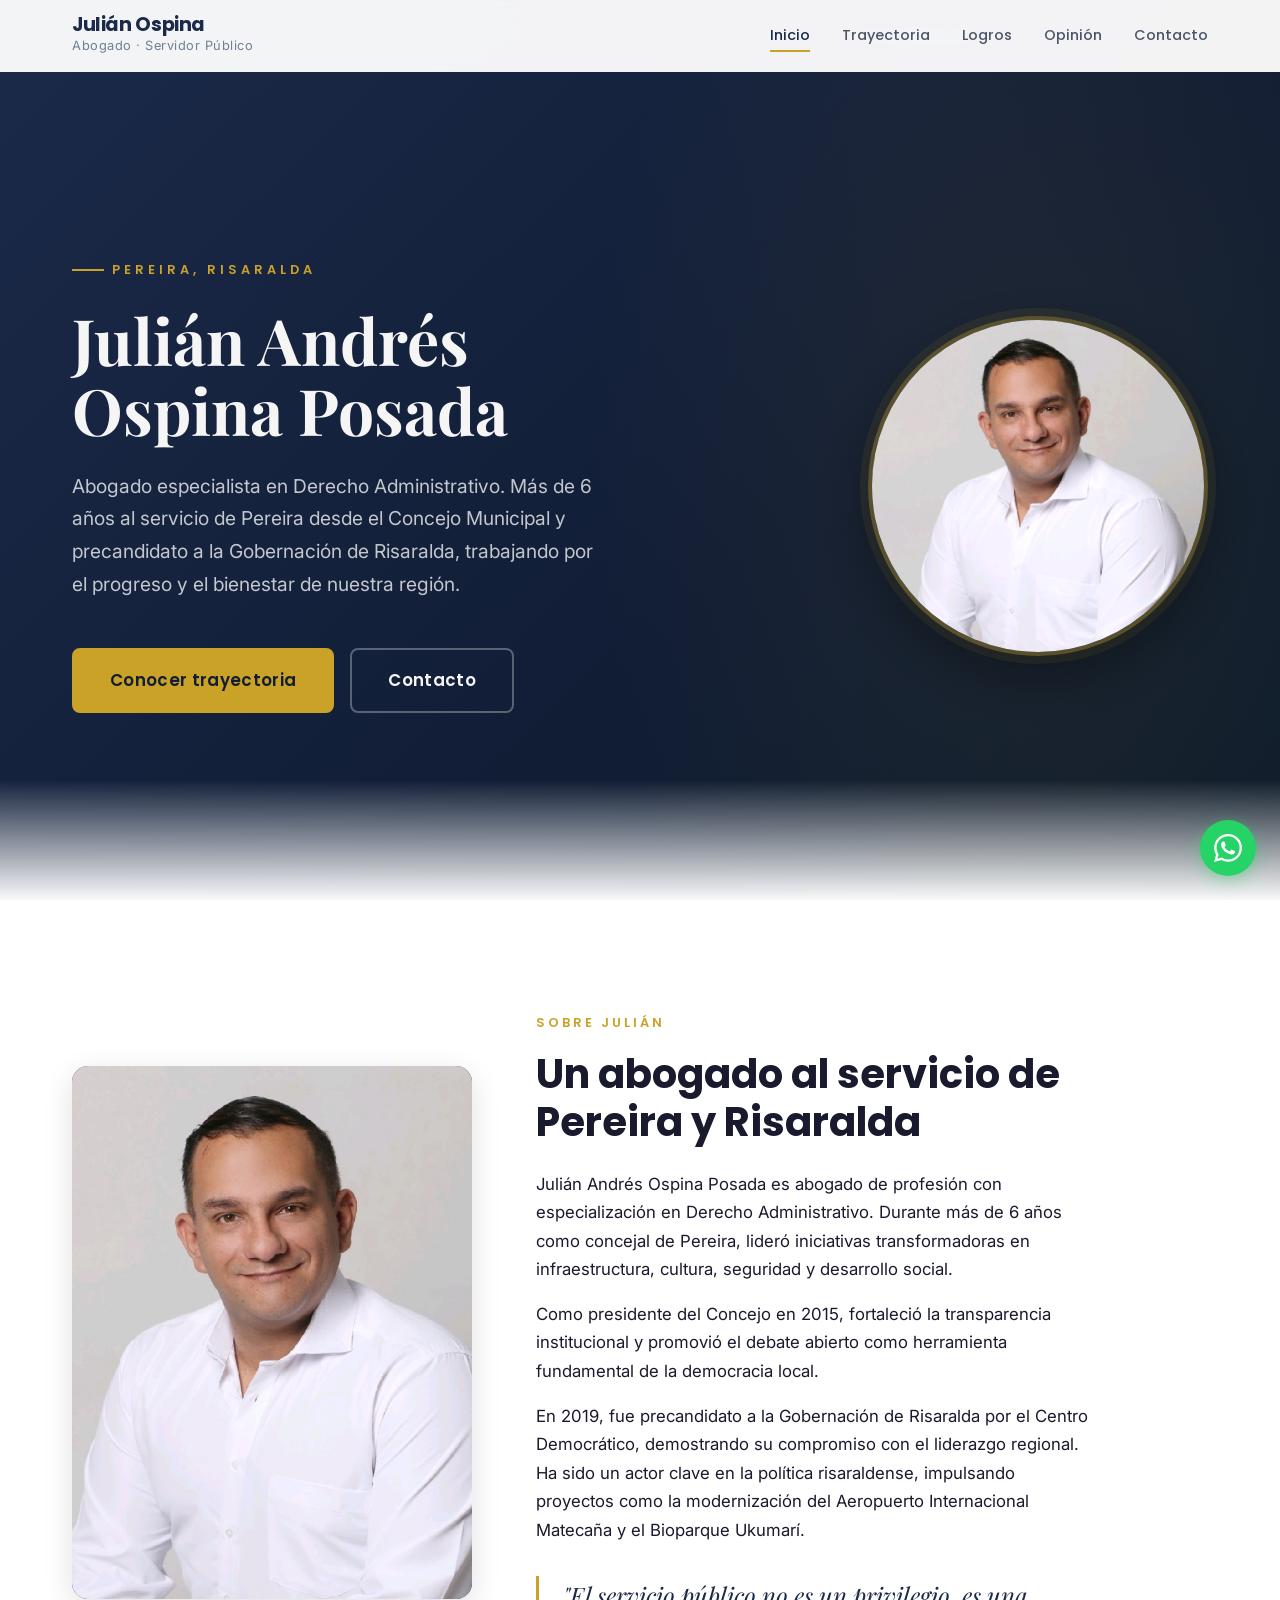
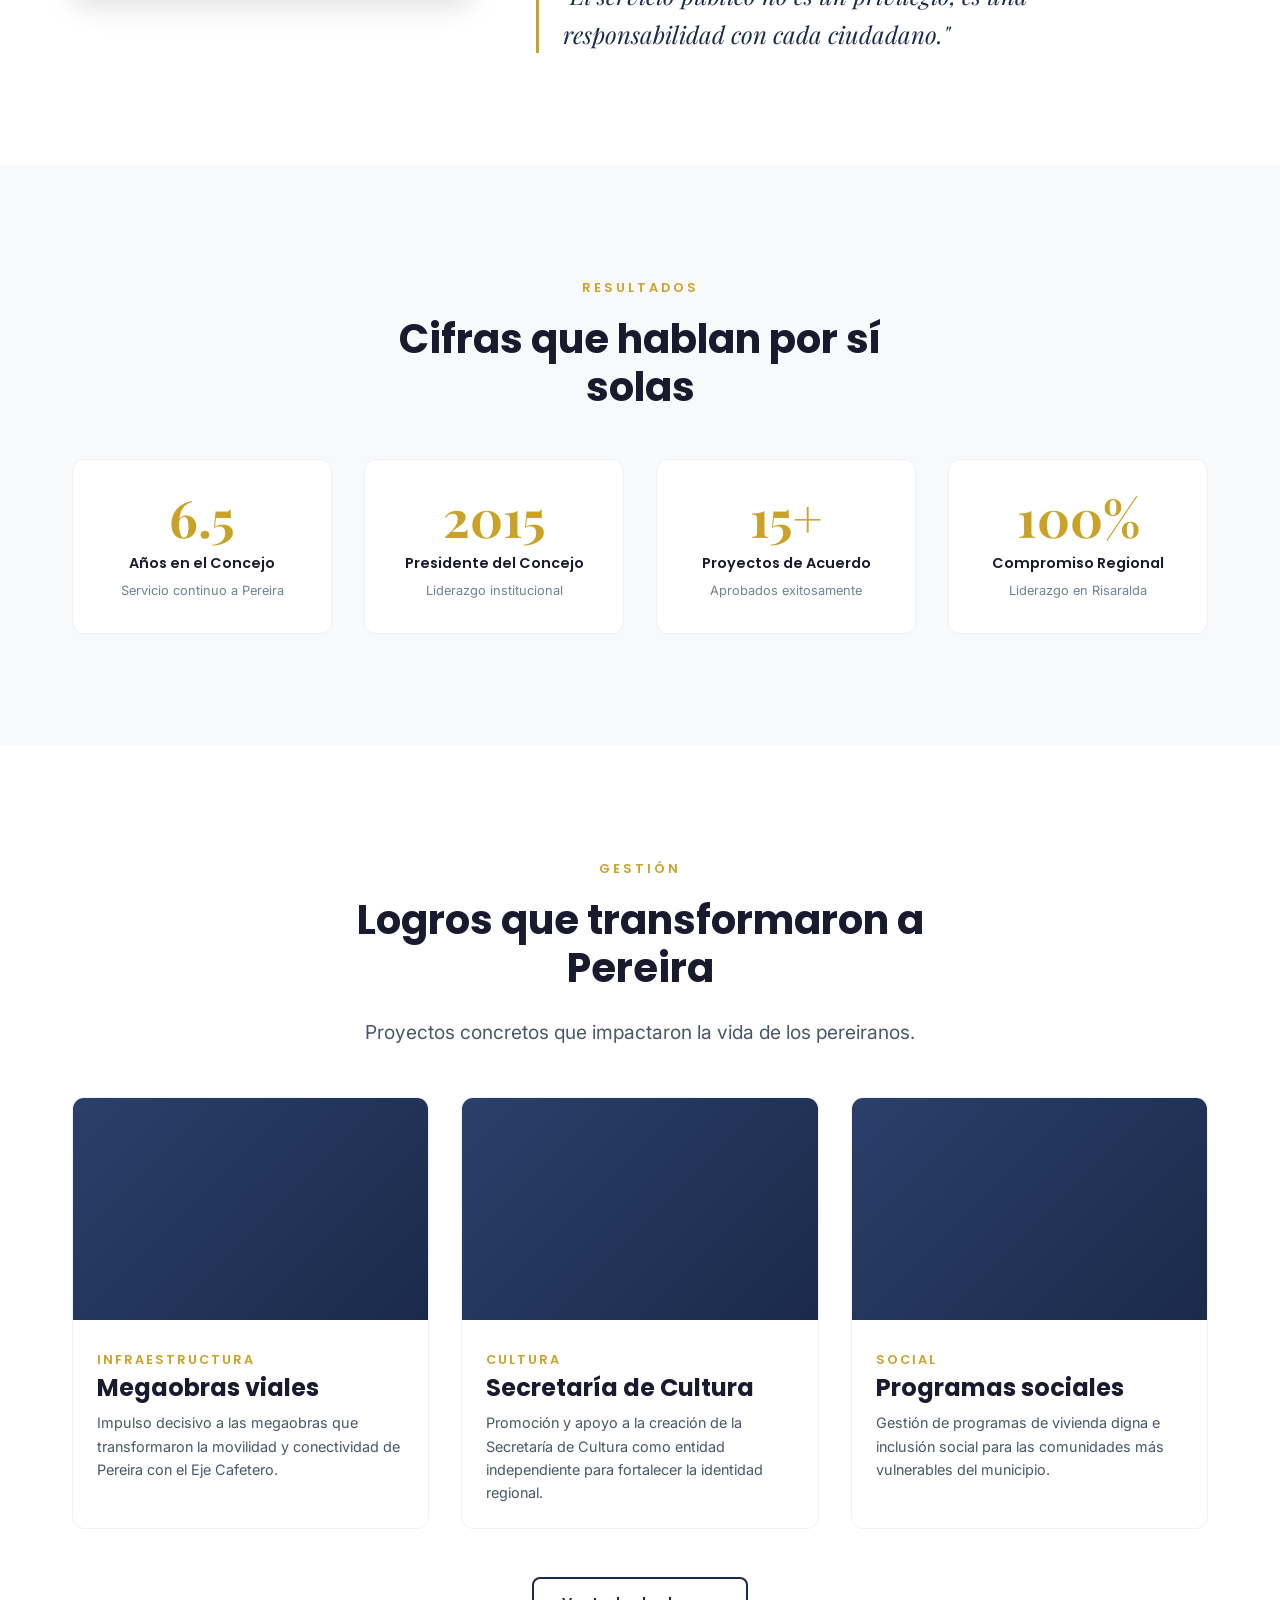
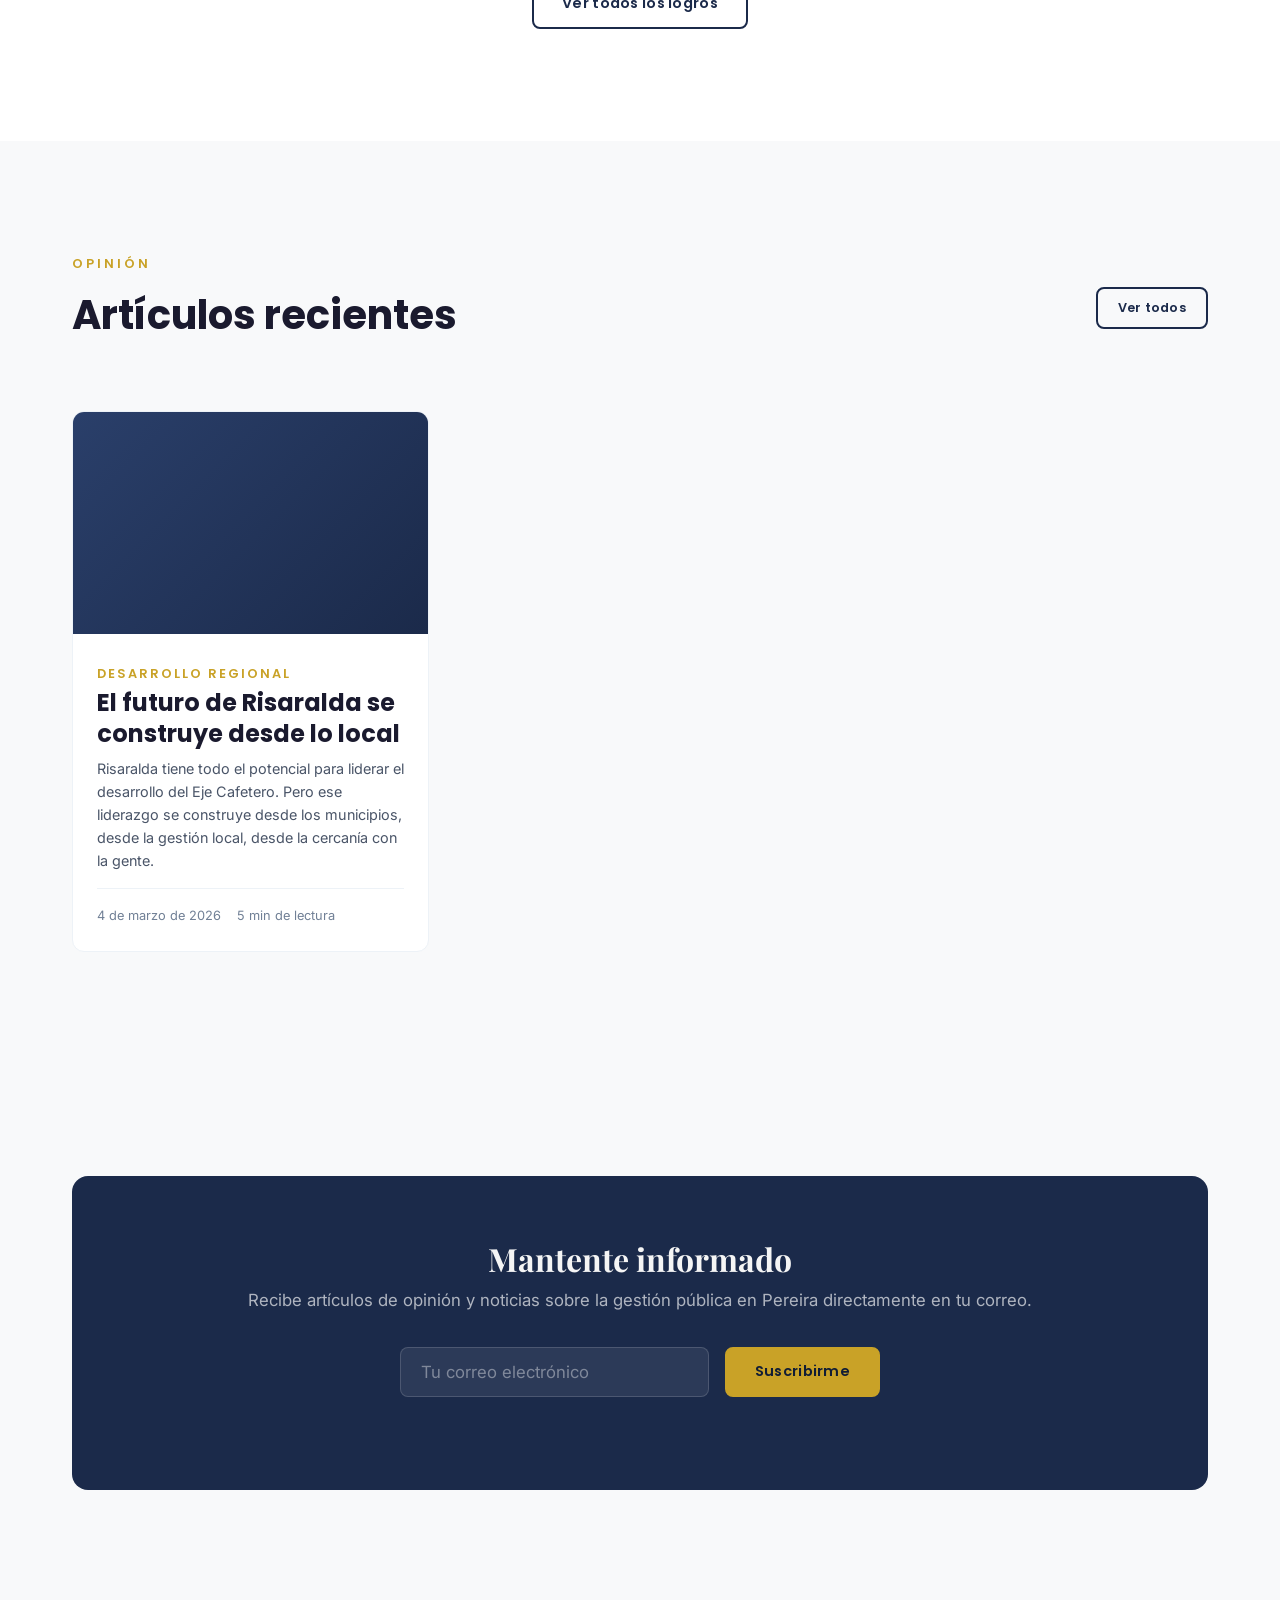
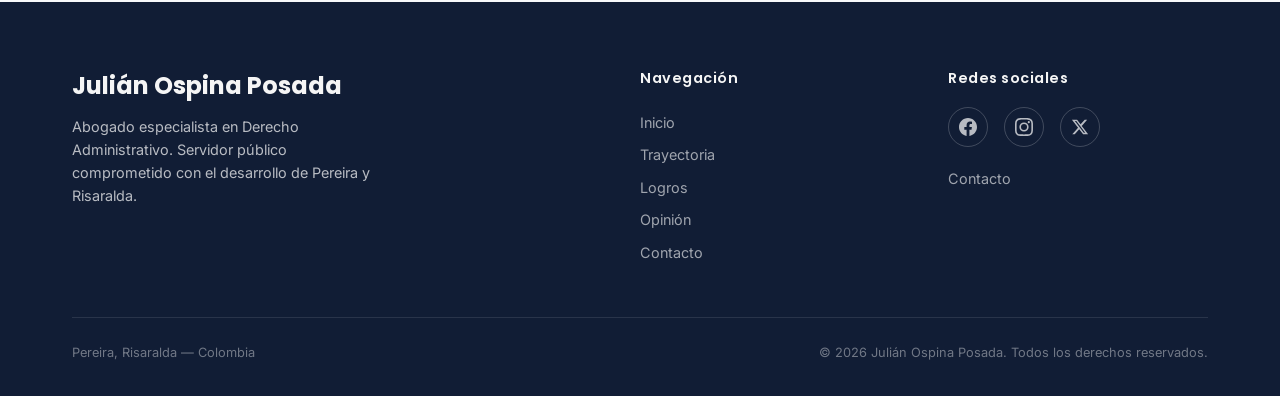
<file: index.html>
<!DOCTYPE html>
<html lang="es">
<head>
    <meta charset="UTF-8">
    <meta name="viewport" content="width=device-width, initial-scale=1.0">
    <title>Julián Ospina Posada — Abogado · Servidor Público · Pereira</title>
    <meta name="description" content="Julián Andrés Ospina Posada. Abogado, especialista en Derecho Administrativo, ex-concejal de Pereira, precandidato a la Gobernación de Risaralda. Más de 6 años de servicio público.">
    <meta property="og:title" content="Julián Ospina Posada — Abogado y Servidor Público">
    <meta property="og:description" content="Más de 6 años al servicio de Pereira. Abogado, especialista en Derecho Administrativo, ex-presidente del Concejo de Pereira, precandidato a la Gobernación de Risaralda por el Centro Democrático.">
    <meta property="og:type" content="website">
    <meta property="og:url" content="https://julianospina.com.co">
    <link rel="canonical" href="https://julianospina.com.co">

    <link rel="preconnect" href="https://fonts.googleapis.com">
    <link rel="preconnect" href="https://fonts.gstatic.com" crossorigin>
    <link href="https://fonts.googleapis.com/css2?family=Playfair+Display:ital,wght@0,400;0,700;0,900;1,400&family=Poppins:wght@400;500;600;700&family=Inter:wght@300;400;500;600;700&display=swap" rel="stylesheet">

    <link rel="stylesheet" href="assets/css/main.css">
</head>
<body>

<!-- ========== NAVIGATION ========== -->
<nav class="nav" role="navigation" aria-label="Navegación principal">
    <div class="nav__inner">
        <a href="index.html" class="nav__brand">
            <span class="nav__name">Julián Ospina</span>
            <span class="nav__tagline">Abogado · Servidor Público</span>
        </a>

        <div class="nav__links">
            <a href="index.html" class="nav__link active">Inicio</a>
            <a href="pages/trayectoria.html" class="nav__link">Trayectoria</a>
            <a href="pages/logros.html" class="nav__link">Logros</a>
            <a href="pages/opinion.html" class="nav__link">Opinión</a>
            <a href="pages/contacto.html" class="nav__link">Contacto</a>
        </div>

        <button class="nav__toggle" aria-label="Abrir menú">
            <span></span>
            <span></span>
            <span></span>
        </button>
    </div>

    <!-- Mobile menu -->
    <div class="nav__mobile">
        <a href="index.html" class="nav__mobile-link">Inicio</a>
        <a href="pages/trayectoria.html" class="nav__mobile-link">Trayectoria</a>
        <a href="pages/logros.html" class="nav__mobile-link">Logros</a>
        <a href="pages/opinion.html" class="nav__mobile-link">Opinión</a>
        <a href="pages/contacto.html" class="nav__mobile-link">Contacto</a>
    </div>
    <div class="nav__overlay"></div>
</nav>

<!-- ========== HERO ========== -->
<section class="hero">
    <div class="container">
        <div class="hero__grid">
            <div class="hero__content">
                <span class="hero__label">Pereira, Risaralda</span>
                <h1 class="hero__title">Julián Andrés<br>Ospina Posada</h1>
                <p class="hero__subtitle">Abogado especialista en Derecho Administrativo. Más de 6 años al servicio de Pereira desde el Concejo Municipal y precandidato a la Gobernación de Risaralda, trabajando por el progreso y el bienestar de nuestra región.</p>
                <div class="hero__actions">
                    <a href="pages/trayectoria.html" class="btn btn--primary btn--lg">Conocer trayectoria</a>
                    <a href="pages/contacto.html" class="btn btn--outline-light btn--lg">Contacto</a>
                </div>
            </div>
            <div class="hero__portrait">
                <img src="assets/img/julian-ospina-portrait.jpeg" alt="Julián Andrés Ospina Posada" class="hero__portrait-img" width="480" height="480" loading="eager">
            </div>
        </div>
    </div>
</section>

<!-- ========== INTRO ========== -->
<section class="section section--alt">
    <div class="container">
        <div class="intro fade-in">
            <img src="assets/img/julian-ospina-portrait.jpeg" alt="Julián Ospina Posada" class="intro__image" loading="lazy" width="400" height="533">
            <div class="intro__text">
                <span class="section-label">Sobre Julián</span>
                <h2 class="section-title">Un abogado al servicio de Pereira y Risaralda</h2>
                <p>Julián Andrés Ospina Posada es abogado de profesión con especialización en Derecho Administrativo. Durante más de 6 años como concejal de Pereira, lideró iniciativas transformadoras en infraestructura, cultura, seguridad y desarrollo social.</p>
                <p style="margin-top: var(--space-md);">Como presidente del Concejo en 2015, fortaleció la transparencia institucional y promovió el debate abierto como herramienta fundamental de la democracia local.</p>
                <p style="margin-top: var(--space-md);">En 2019, fue precandidato a la Gobernación de Risaralda por el Centro Democrático, demostrando su compromiso con el liderazgo regional. Ha sido un actor clave en la política risaraldense, impulsando proyectos como la modernización del Aeropuerto Internacional Matecaña y el Bioparque Ukumarí.</p>
                <blockquote class="intro__quote">
                    "El servicio público no es un privilegio, es una responsabilidad con cada ciudadano."
                </blockquote>
            </div>
        </div>
    </div>
</section>

<!-- ========== RESULTADOS EN CIFRAS ========== -->
<section class="section">
    <div class="container text-center">
        <span class="section-label">Resultados</span>
        <h2 class="section-title mx-auto" style="max-width: 500px;">Cifras que hablan por sí solas</h2>

        <div class="grid grid--4 stagger" style="margin-top: var(--space-2xl);">
            <div class="stat-card">
                <div class="stat-card__number">6.5</div>
                <div class="stat-card__label">Años en el Concejo</div>
                <div class="stat-card__desc">Servicio continuo a Pereira</div>
            </div>
            <div class="stat-card">
                <div class="stat-card__number">2015</div>
                <div class="stat-card__label">Presidente del Concejo</div>
                <div class="stat-card__desc">Liderazgo institucional</div>
            </div>
            <div class="stat-card">
                <div class="stat-card__number">15+</div>
                <div class="stat-card__label">Proyectos de Acuerdo</div>
                <div class="stat-card__desc">Aprobados exitosamente</div>
            </div>
            <div class="stat-card">
                <div class="stat-card__number">100%</div>
                <div class="stat-card__label">Compromiso Regional</div>
                <div class="stat-card__desc">Liderazgo en Risaralda</div>
            </div>
        </div>
    </div>
</section>

<!-- ========== LOGROS DESTACADOS ========== -->
<section class="section section--alt">
    <div class="container">
        <div class="text-center fade-in">
            <span class="section-label">Gestión</span>
            <h2 class="section-title mx-auto" style="max-width: 600px;">Logros que transformaron a Pereira</h2>
            <p class="section-subtitle mx-auto">Proyectos concretos que impactaron la vida de los pereiranos.</p>
        </div>

        <div class="grid grid--3" style="margin-top: var(--space-2xl);">
            <div class="card fade-in">
                <div class="card__image img-placeholder" style="aspect-ratio: 16/10;">
                    <!-- Placeholder -->
                </div>
                <div class="card__body">
                    <span class="card__category">Infraestructura</span>
                    <h3 class="card__title">Megaobras viales</h3>
                    <p class="card__text">Impulso decisivo a las megaobras que transformaron la movilidad y conectividad de Pereira con el Eje Cafetero.</p>
                </div>
            </div>

            <div class="card fade-in">
                <div class="card__image img-placeholder" style="aspect-ratio: 16/10;">
                    <!-- Placeholder -->
                </div>
                <div class="card__body">
                    <span class="card__category">Cultura</span>
                    <h3 class="card__title">Secretaría de Cultura</h3>
                    <p class="card__text">Promoción y apoyo a la creación de la Secretaría de Cultura como entidad independiente para fortalecer la identidad regional.</p>
                </div>
            </div>

            <div class="card fade-in">
                <div class="card__image img-placeholder" style="aspect-ratio: 16/10;">
                    <!-- Placeholder -->
                </div>
                <div class="card__body">
                    <span class="card__category">Social</span>
                    <h3 class="card__title">Programas sociales</h3>
                    <p class="card__text">Gestión de programas de vivienda digna e inclusión social para las comunidades más vulnerables del municipio.</p>
                </div>
            </div>
        </div>

        <div class="text-center" style="margin-top: var(--space-2xl);">
            <a href="pages/logros.html" class="btn btn--outline">Ver todos los logros</a>
        </div>
    </div>
</section>

<!-- ========== BLOG RECIENTE ========== -->
<section class="section" id="blog">
    <div class="container">
        <div class="flex-between flex-wrap gap-lg fade-in">
            <div>
                <span class="section-label">Opinión</span>
                <h2 class="section-title">Artículos recientes</h2>
            </div>
            <a href="pages/opinion.html" class="btn btn--outline btn--sm">Ver todos</a>
        </div>

        <div class="grid grid--3" id="recent-posts" style="margin-top: var(--space-2xl);">
            <!-- Cargado dinámicamente desde blog/posts.json -->
        </div>

        <noscript>
            <div style="text-align: center; padding: var(--space-2xl) 0; color: var(--color-text-secondary);">
                <p>Activa JavaScript para ver los artículos recientes.</p>
                <a href="pages/opinion.html" class="btn btn--outline" style="margin-top: var(--space-md);">Ir al blog</a>
            </div>
        </noscript>
    </div>
</section>

<!-- ========== NEWSLETTER ========== -->
<section class="section">
    <div class="container">
        <div class="newsletter fade-in">
            <h2 class="newsletter__title">Mantente informado</h2>
            <p class="newsletter__subtitle">Recibe artículos de opinión y noticias sobre la gestión pública en Pereira directamente en tu correo.</p>
            <form class="newsletter__form" id="newsletter-form" action="https://formsubmit.co/admin@ciudadbilingue.com" method="POST">
                <input type="email" name="email" class="newsletter__input" placeholder="Tu correo electrónico" required aria-label="Correo electrónico">
                <input type="hidden" name="_subject" value="Nueva suscripción al newsletter - julianospina.com.co">
                <input type="hidden" name="_captcha" value="false">
                <input type="hidden" name="_next" value="https://julianospina.com.co?subscribed=1">
                <input type="hidden" name="_template" value="table">
                <button type="submit" class="btn btn--primary">Suscribirme</button>
            </form>
            <div class="newsletter__msg" id="newsletter-msg"></div>
        </div>
    </div>
</section>

<!-- ========== FOOTER ========== -->
<footer class="footer">
    <div class="container">
        <div class="footer__top">
            <div>
                <div class="footer__brand-name">Julián Ospina Posada</div>
                <p class="footer__brand-desc">Abogado especialista en Derecho Administrativo. Servidor público comprometido con el desarrollo de Pereira y Risaralda.</p>
            </div>
            <div>
                <div class="footer__heading">Navegación</div>
                <a href="index.html" class="footer__link">Inicio</a>
                <a href="pages/trayectoria.html" class="footer__link">Trayectoria</a>
                <a href="pages/logros.html" class="footer__link">Logros</a>
                <a href="pages/opinion.html" class="footer__link">Opinión</a>
                <a href="pages/contacto.html" class="footer__link">Contacto</a>
            </div>
            <div>
                <div class="footer__heading">Redes sociales</div>
                <div class="footer__social">
                    <a href="https://www.facebook.com/julianospinaposada" target="_blank" rel="noopener" class="footer__social-link" aria-label="Facebook">
                        <svg width="18" height="18" fill="currentColor" viewBox="0 0 24 24"><path d="M24 12.073c0-6.627-5.373-12-12-12s-12 5.373-12 12c0 5.99 4.388 10.954 10.125 11.854v-8.385H7.078v-3.47h3.047V9.43c0-3.007 1.792-4.669 4.533-4.669 1.312 0 2.686.235 2.686.235v2.953H15.83c-1.491 0-1.956.925-1.956 1.874v2.25h3.328l-.532 3.47h-2.796v8.385C19.612 23.027 24 18.062 24 12.073z"/></svg>
                    </a>
                    <a href="https://www.instagram.com/julianospinaposada" target="_blank" rel="noopener" class="footer__social-link" aria-label="Instagram">
                        <svg width="18" height="18" fill="currentColor" viewBox="0 0 24 24"><path d="M12 2.163c3.204 0 3.584.012 4.85.07 3.252.148 4.771 1.691 4.919 4.919.058 1.265.069 1.645.069 4.849 0 3.205-.012 3.584-.069 4.849-.149 3.225-1.664 4.771-4.919 4.919-1.266.058-1.644.07-4.85.07-3.204 0-3.584-.012-4.849-.07-3.26-.149-4.771-1.699-4.919-4.92-.058-1.265-.07-1.644-.07-4.849 0-3.204.013-3.583.07-4.849.149-3.227 1.664-4.771 4.919-4.919 1.266-.057 1.645-.069 4.849-.069zM12 0C8.741 0 8.333.014 7.053.072 2.695.272.273 2.69.073 7.052.014 8.333 0 8.741 0 12c0 3.259.014 3.668.072 4.948.2 4.358 2.618 6.78 6.98 6.98C8.333 23.986 8.741 24 12 24c3.259 0 3.668-.014 4.948-.072 4.354-.2 6.782-2.618 6.979-6.98.059-1.28.073-1.689.073-4.948 0-3.259-.014-3.667-.072-4.947-.196-4.354-2.617-6.78-6.979-6.98C15.668.014 15.259 0 12 0zm0 5.838a6.162 6.162 0 100 12.324 6.162 6.162 0 000-12.324zM12 16a4 4 0 110-8 4 4 0 010 8zm6.406-11.845a1.44 1.44 0 100 2.881 1.44 1.44 0 000-2.881z"/></svg>
                    </a>
                    <a href="https://x.com/julianospinapos" target="_blank" rel="noopener" class="footer__social-link" aria-label="X (Twitter)">
                        <svg width="18" height="18" fill="currentColor" viewBox="0 0 24 24"><path d="M18.244 2.25h3.308l-7.227 8.26 8.502 11.24H16.17l-5.214-6.817L4.99 21.75H1.68l7.73-8.835L1.254 2.25H8.08l4.713 6.231zm-1.161 17.52h1.833L7.084 4.126H5.117z"/></svg>
                    </a>
                </div>
                <a href="pages/contacto.html" class="footer__link" style="margin-top: var(--space-md);">Contacto</a>
            </div>
        </div>
        <div class="footer__bottom">
            <span>Pereira, Risaralda — Colombia</span>
            <span>&copy; 2026 Julián Ospina Posada. Todos los derechos reservados.</span>
        </div>
    </div>
</footer>

<!-- WhatsApp Float -->
<a href="https://wa.me/573116044573" target="_blank" rel="noopener" class="whatsapp-float" aria-label="Contactar por WhatsApp">
    <svg width="28" height="28" fill="currentColor" viewBox="0 0 24 24"><path d="M17.472 14.382c-.297-.149-1.758-.867-2.03-.967-.273-.099-.471-.148-.67.15-.197.297-.767.966-.94 1.164-.173.199-.347.223-.644.075-.297-.15-1.255-.463-2.39-1.475-.883-.788-1.48-1.761-1.653-2.059-.173-.297-.018-.458.13-.606.134-.133.298-.347.446-.52.149-.174.198-.298.298-.497.099-.198.05-.371-.025-.52-.075-.149-.669-1.612-.916-2.207-.242-.579-.487-.5-.669-.51-.173-.008-.371-.01-.57-.01-.198 0-.52.074-.792.372-.272.297-1.04 1.016-1.04 2.479 0 1.462 1.065 2.875 1.213 3.074.149.198 2.096 3.2 5.077 4.487.709.306 1.262.489 1.694.625.712.227 1.36.195 1.871.118.571-.085 1.758-.719 2.006-1.413.248-.694.248-1.289.173-1.413-.074-.124-.272-.198-.57-.347m-5.421 7.403h-.004a9.87 9.87 0 01-5.031-1.378l-.361-.214-3.741.982.998-3.648-.235-.374a9.86 9.86 0 01-1.51-5.26c.001-5.45 4.436-9.884 9.888-9.884 2.64 0 5.122 1.03 6.988 2.898a9.825 9.825 0 012.893 6.994c-.003 5.45-4.437 9.884-9.885 9.884m8.413-18.297A11.815 11.815 0 0012.05 0C5.495 0 .16 5.335.157 11.892c0 2.096.547 4.142 1.588 5.945L.057 24l6.305-1.654a11.882 11.882 0 005.683 1.448h.005c6.554 0 11.89-5.335 11.893-11.893a11.821 11.821 0 00-3.48-8.413z"/></svg>
</a>

<script src="assets/js/main.js"></script>
<script src="assets/js/newsletter.js"></script>
<script>
// Load recent blog posts
(function() {
    const container = document.getElementById('recent-posts');
    if (!container) return;

    fetch('blog/posts.json')
        .then(r => r.json())
        .then(posts => {
            const recent = posts.slice(0, 3);
            if (recent.length === 0) {
                container.innerHTML = '<p class="text-center" style="grid-column: 1/-1; color: var(--color-text-light);">Próximamente: artículos de opinión.</p>';
                return;
            }
            container.innerHTML = recent.map(post => `
                <a href="${post.url}" class="card fade-in visible" style="text-decoration: none; color: inherit;">
                    <div class="card__image img-placeholder" style="aspect-ratio: 16/10;"></div>
                    <div class="card__body">
                        <span class="card__category">${post.category}</span>
                        <h3 class="card__title">${post.title}</h3>
                        <p class="card__text">${post.excerpt}</p>
                        <div class="card__meta">
                            <span>${new Date(post.date).toLocaleDateString('es-CO', { year: 'numeric', month: 'long', day: 'numeric' })}</span>
                            <span>${post.readTime || '5 min'} de lectura</span>
                        </div>
                    </div>
                </a>
            `).join('');
        })
        .catch(() => {
            container.innerHTML = '<p class="text-center" style="grid-column: 1/-1; color: var(--color-text-light);">Próximamente: artículos de opinión.</p>';
        });
})();
</script>
</body>
</html>
</file>
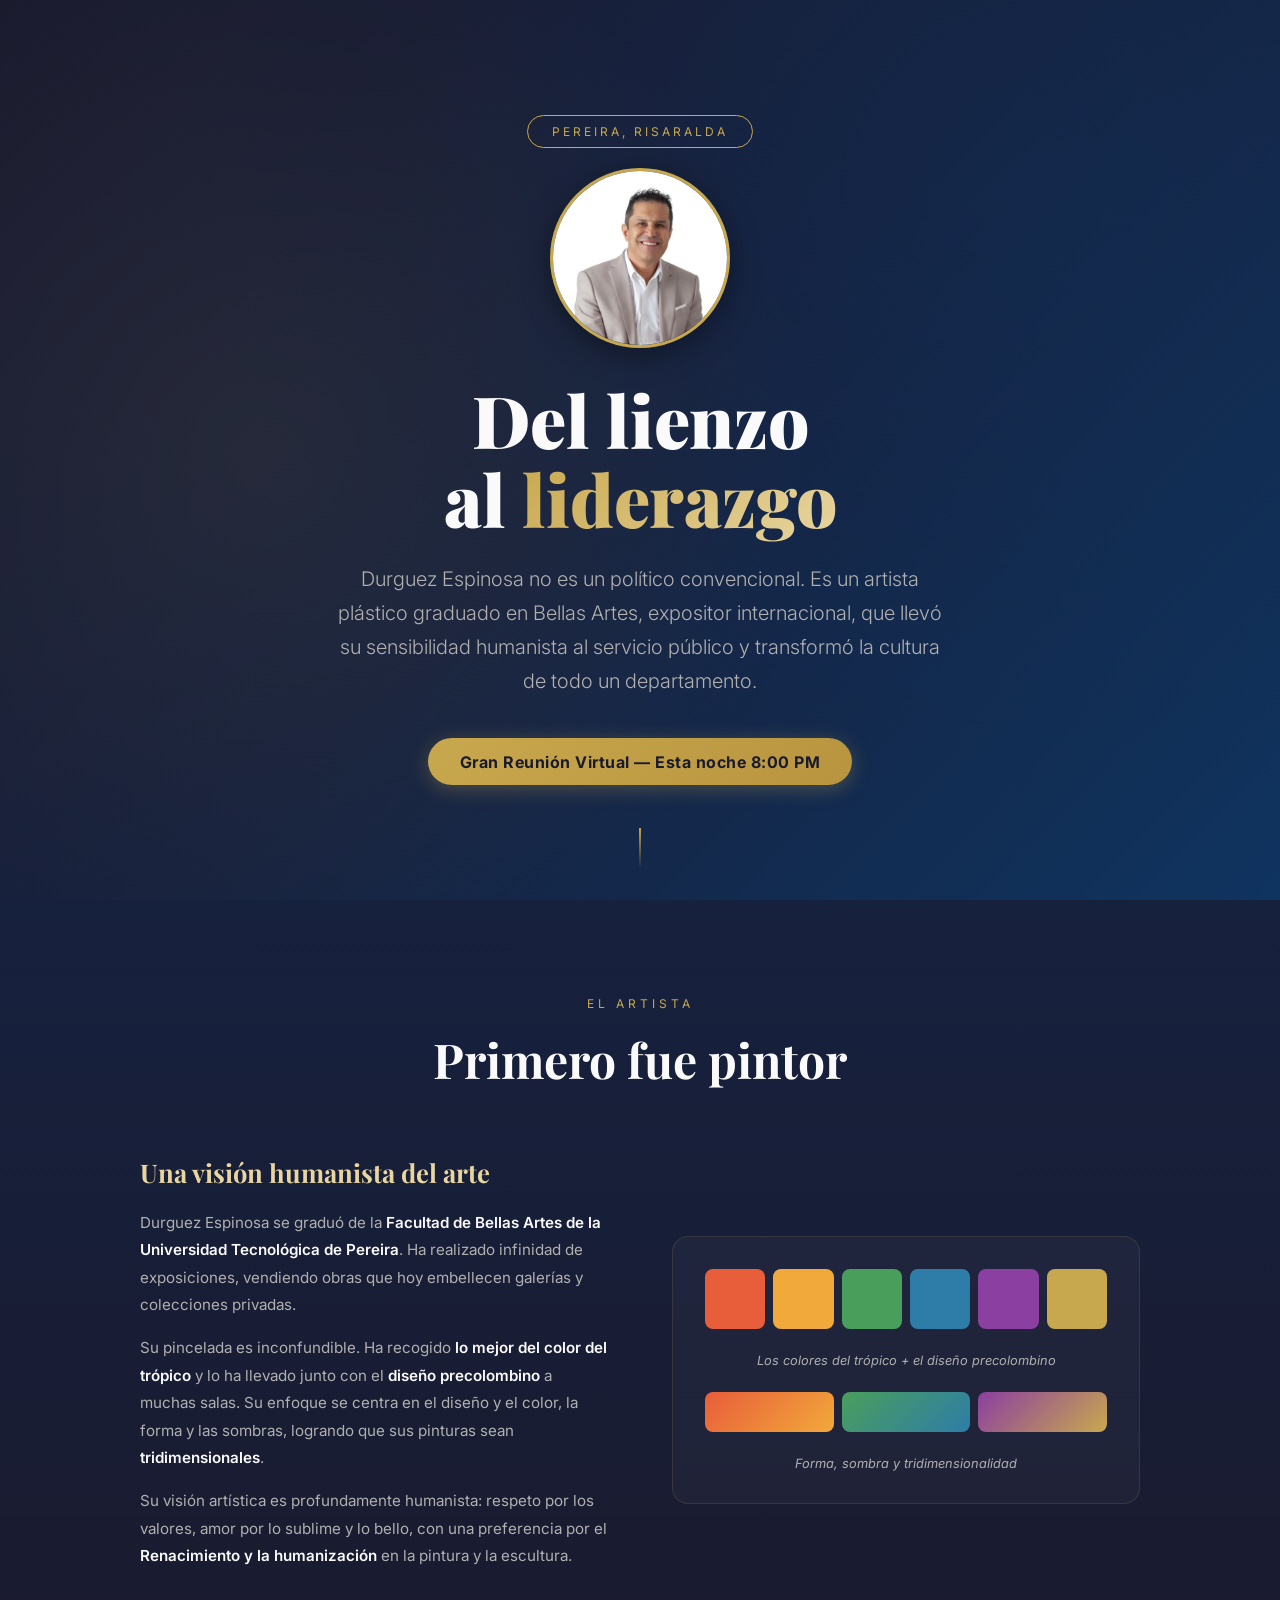
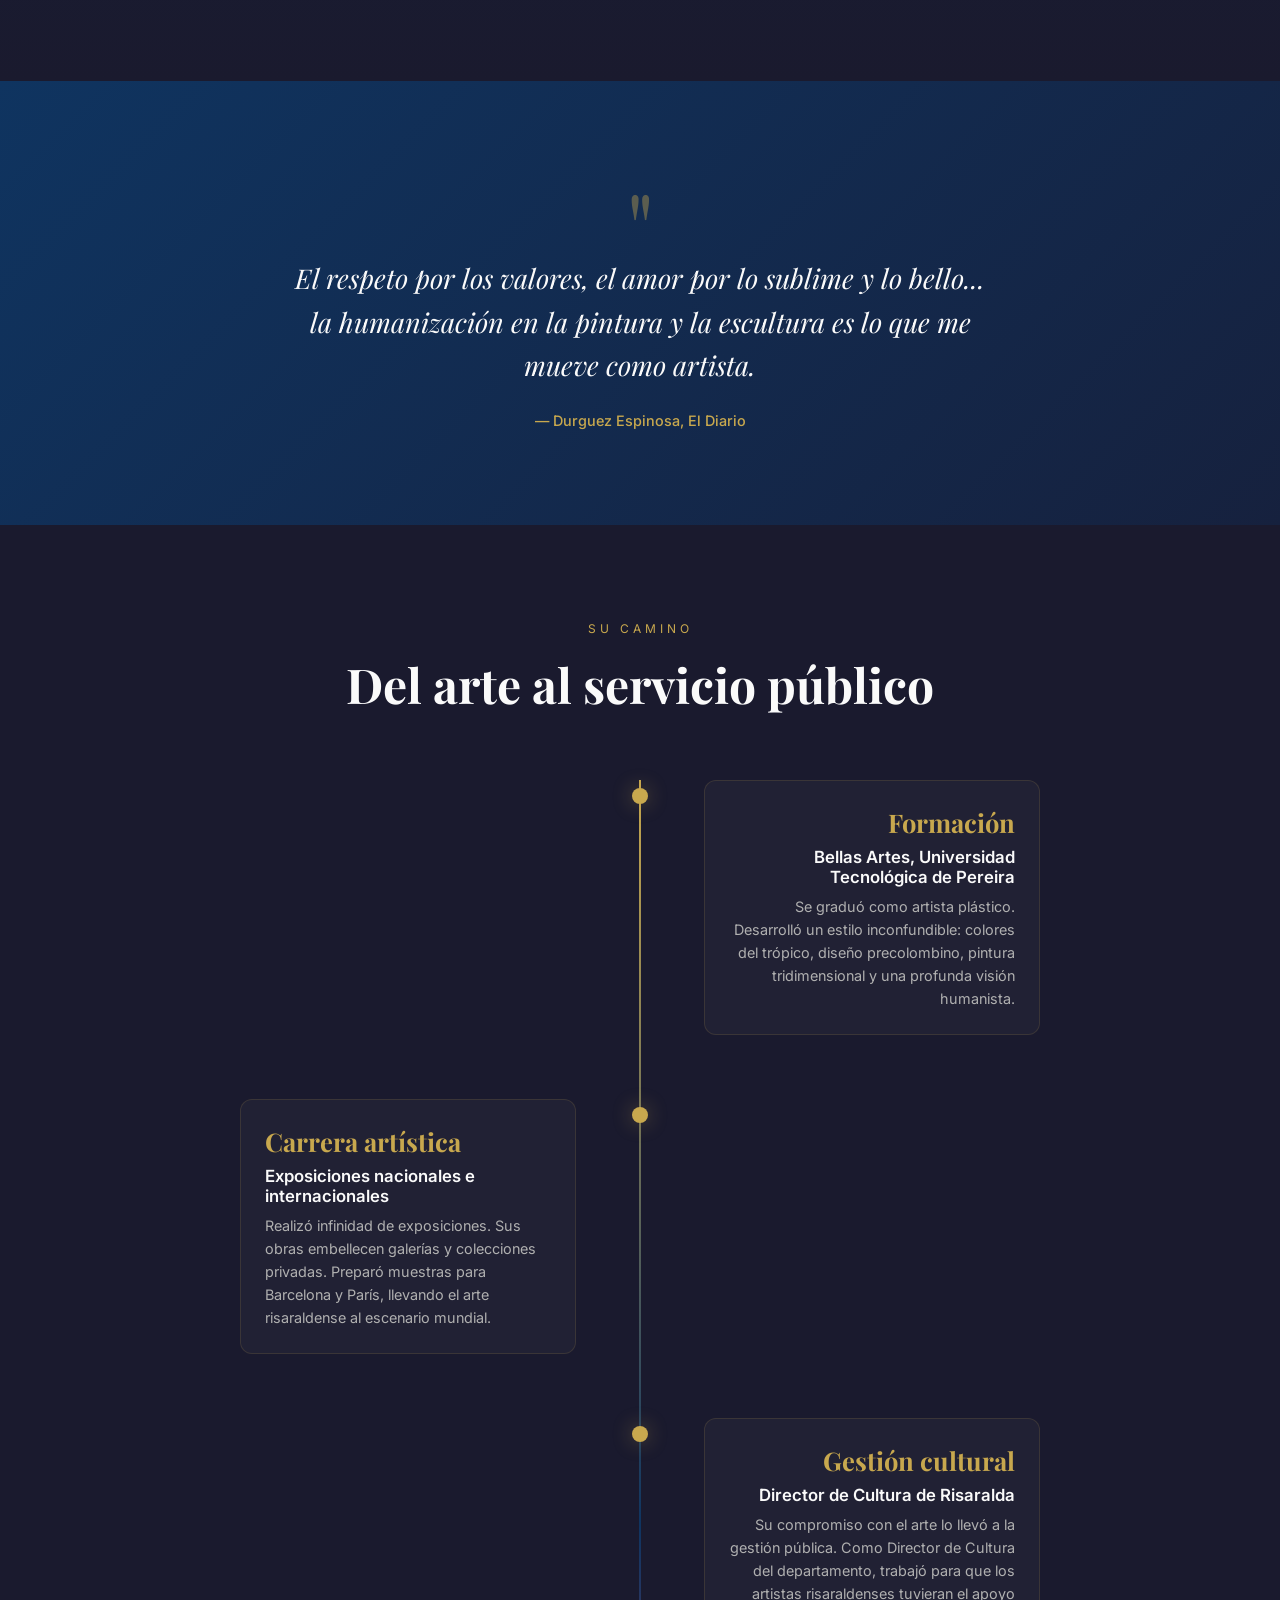
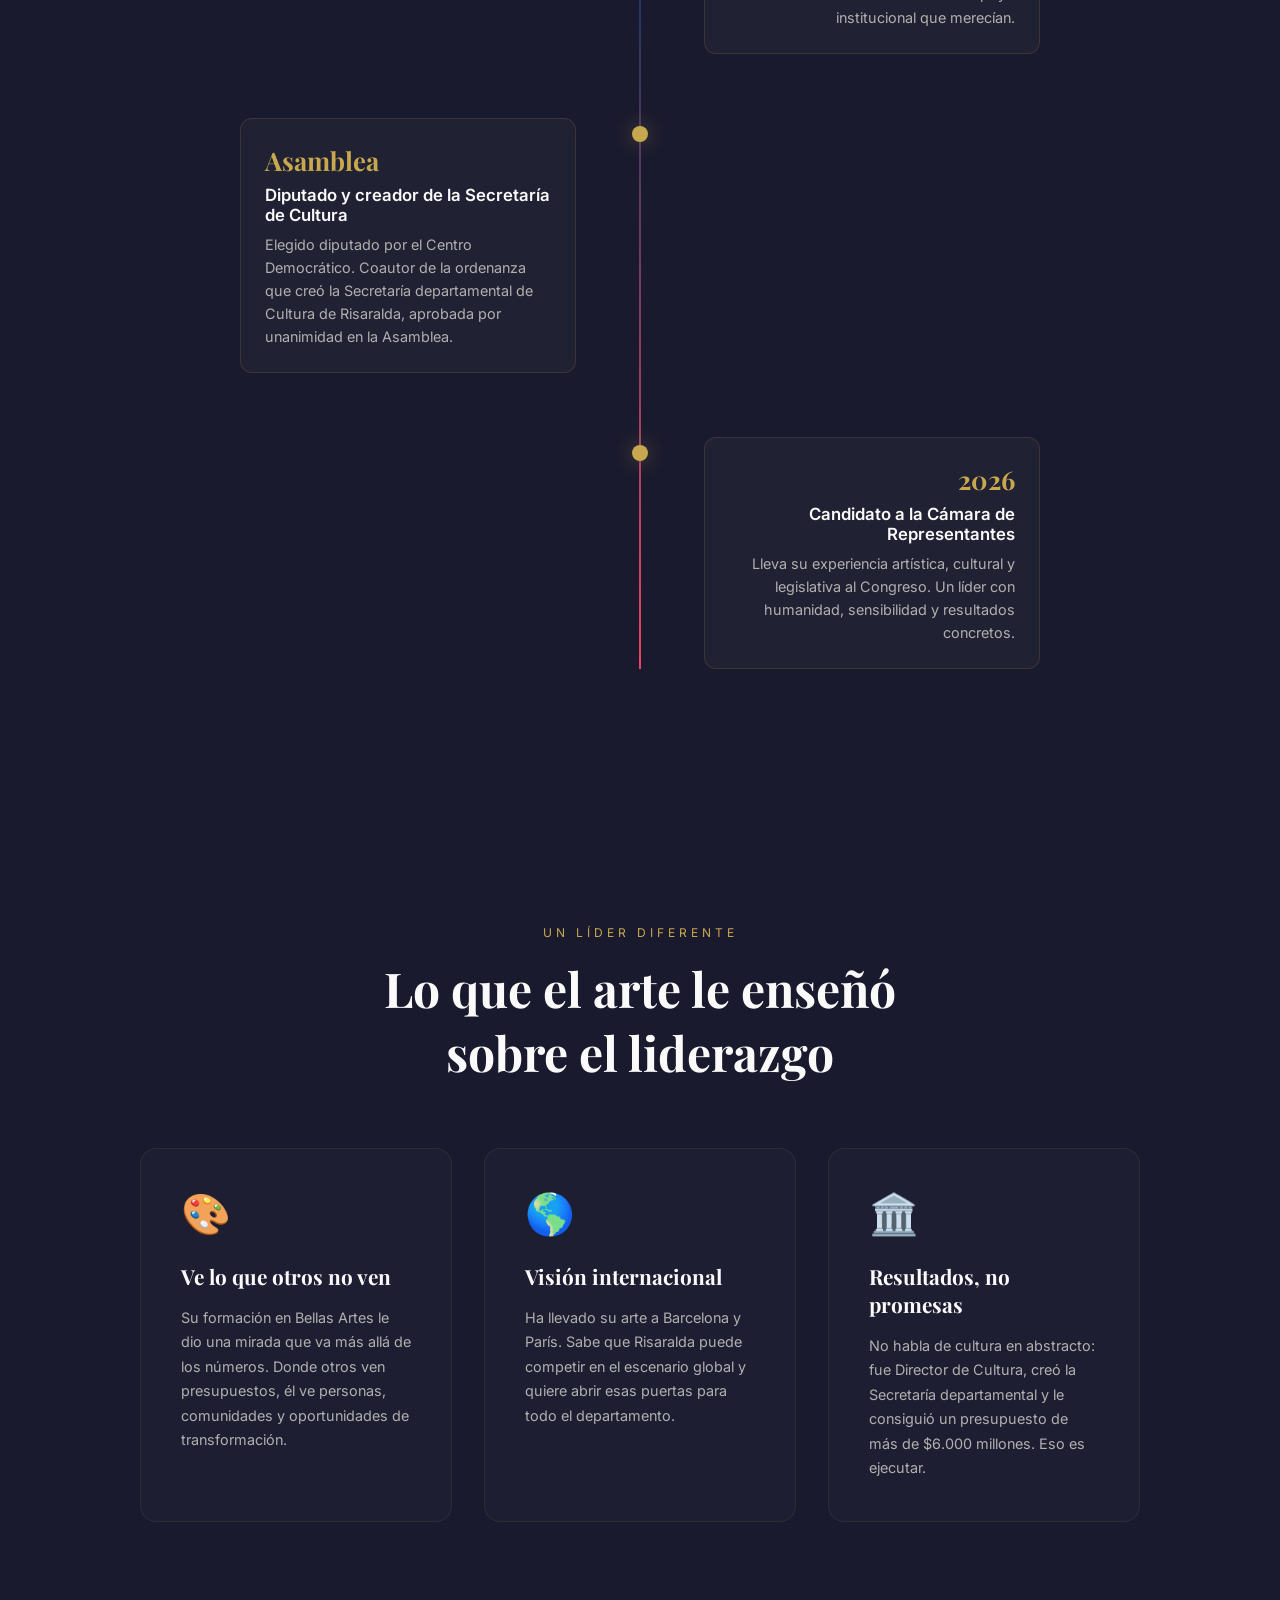
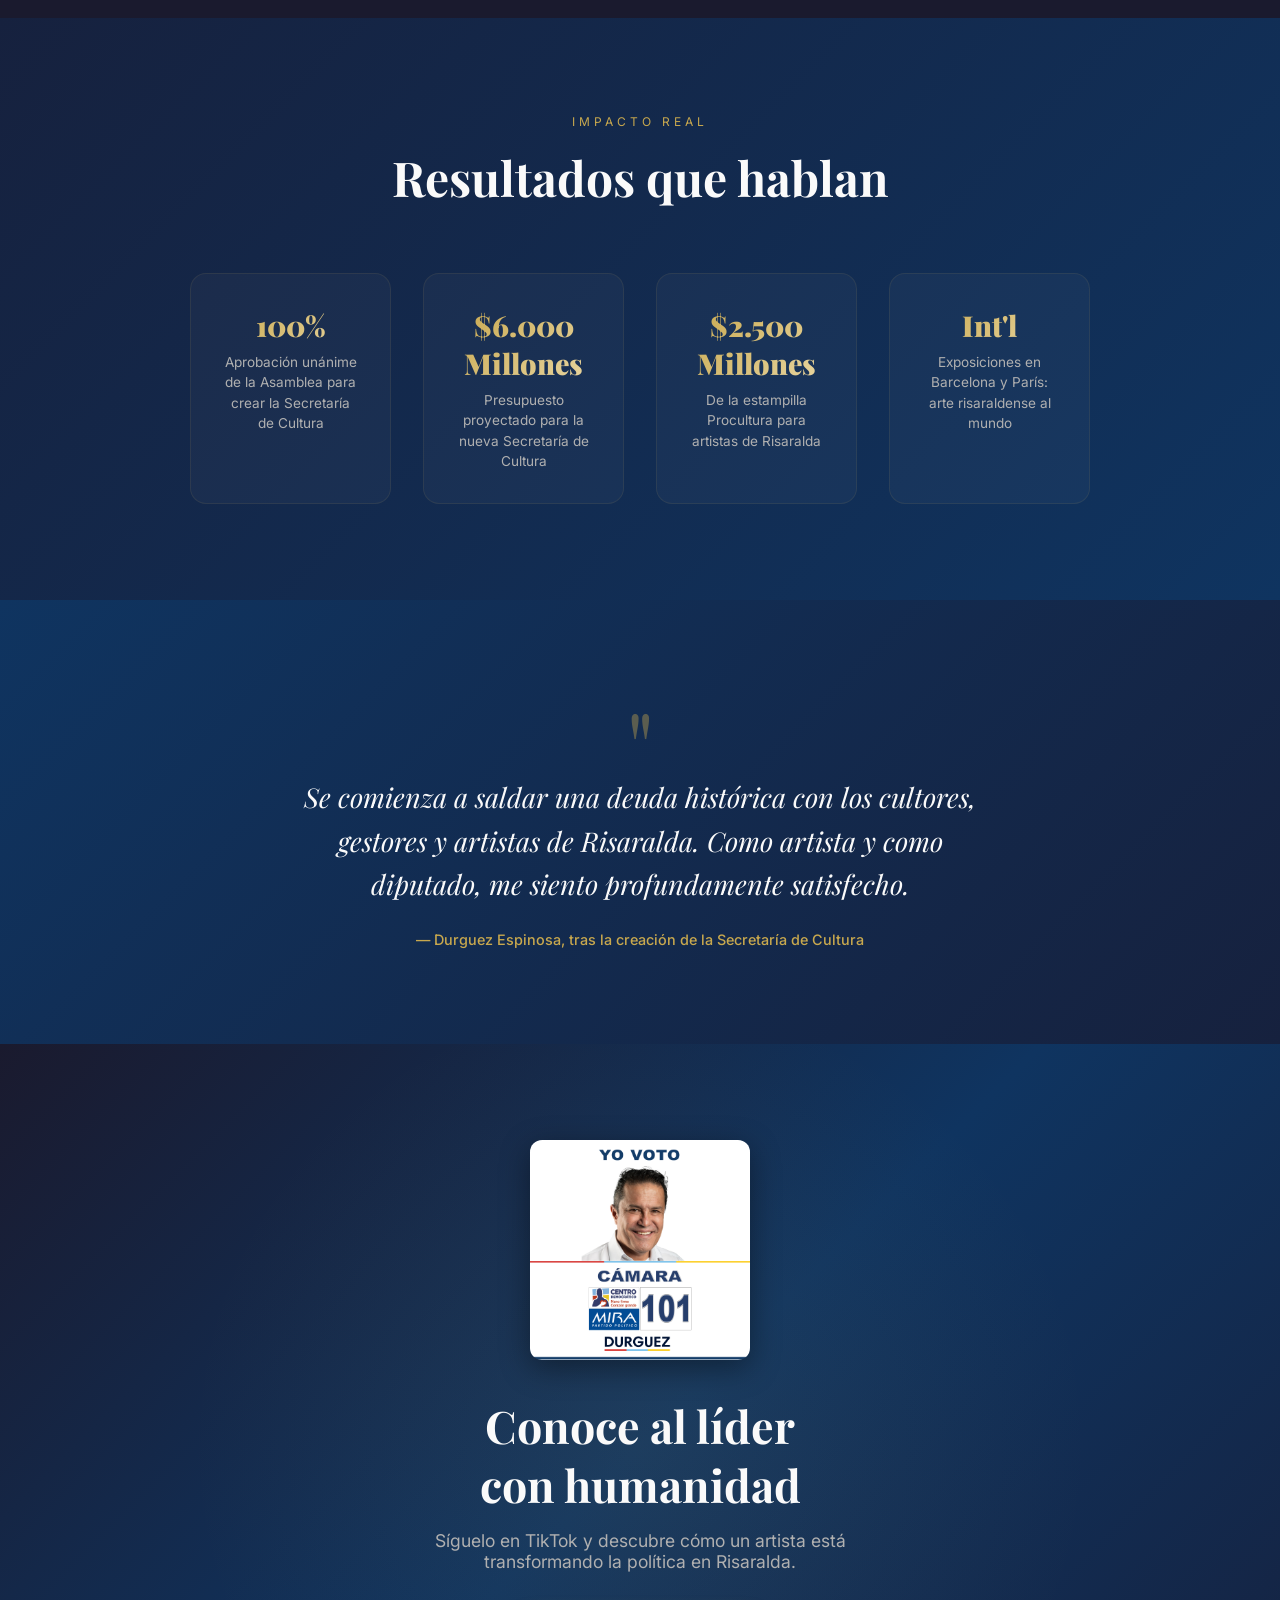
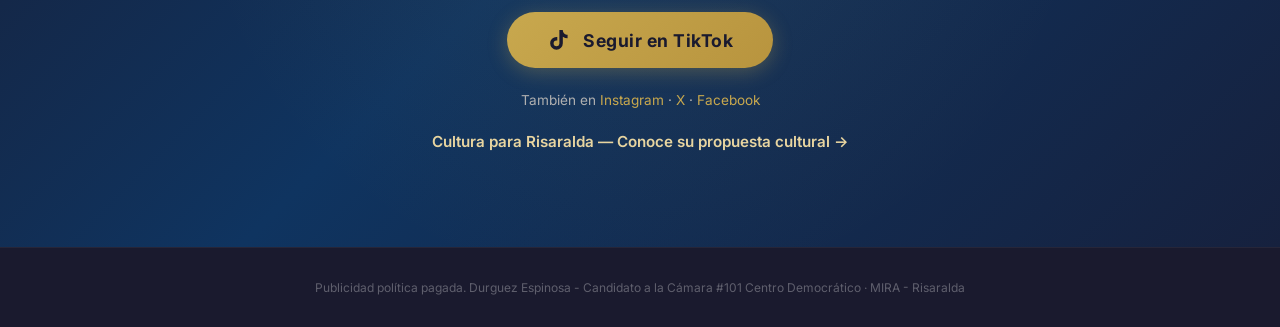
<file: artista-lider.html>
<!DOCTYPE html>
<html lang="es">
<head>
    <meta charset="UTF-8">
    <meta name="viewport" content="width=device-width, initial-scale=1.0">
    <title>Durguez Espinosa - El Artista que se volvió Líder</title>
    <meta name="description" content="Conoce a Durguez Espinosa: artista plástico, graduado en Bellas Artes, expositor en Barcelona y París, Director de Cultura de Risaralda y creador de la Secretaría de Cultura.">
    <meta property="og:title" content="Durguez Espinosa - Un Líder con Humanidad">
    <meta property="og:description" content="Del lienzo al liderazgo. Un artista plástico que transformó la cultura de Risaralda y ahora va al Congreso.">
    <meta property="og:type" content="website">
    <link rel="preconnect" href="https://fonts.googleapis.com">
    <link href="https://fonts.googleapis.com/css2?family=Playfair+Display:ital,wght@0,400;0,700;0,900;1,400&family=Inter:wght@300;400;500;600;700&display=swap" rel="stylesheet">
    <style>
        :root {
            --gold: #C8A84E;
            --gold-light: #E8D5A0;
            --dark: #1A1A2E;
            --dark-mid: #16213E;
            --dark-blue: #0F3460;
            --accent: #E94560;
            --white: #FAFAFA;
            --gray: #B0B0B0;
            --cream: #F5E6C8;
        }

        * {
            margin: 0;
            padding: 0;
            box-sizing: border-box;
        }

        body {
            font-family: 'Inter', sans-serif;
            background: var(--dark);
            color: var(--white);
            overflow-x: hidden;
        }

        /* ---- HERO ---- */
        .hero {
            min-height: 100vh;
            display: flex;
            align-items: center;
            justify-content: center;
            position: relative;
            background: linear-gradient(135deg, var(--dark) 0%, var(--dark-mid) 50%, var(--dark-blue) 100%);
            padding: 2rem;
        }

        .hero::before {
            content: '';
            position: absolute;
            inset: 0;
            background:
                radial-gradient(circle at 20% 50%, rgba(200, 168, 78, 0.08) 0%, transparent 50%),
                radial-gradient(circle at 80% 20%, rgba(15, 52, 96, 0.3) 0%, transparent 50%);
            pointer-events: none;
        }

        .hero-content {
            max-width: 850px;
            text-align: center;
            position: relative;
            z-index: 1;
        }

        .hero-badge {
            display: inline-block;
            padding: 0.5rem 1.5rem;
            border: 1px solid var(--gold);
            border-radius: 50px;
            font-size: 0.75rem;
            letter-spacing: 3px;
            text-transform: uppercase;
            color: var(--gold);
            margin-bottom: 1.25rem;
            animation: fadeInDown 1s ease;
        }

        .hero h1 {
            font-family: 'Playfair Display', serif;
            font-size: clamp(2.5rem, 6vw, 4.5rem);
            font-weight: 900;
            line-height: 1.1;
            margin-bottom: 1.5rem;
            animation: fadeInUp 1s ease 0.2s both;
        }

        .hero h1 .highlight {
            background: linear-gradient(135deg, var(--gold), var(--gold-light));
            -webkit-background-clip: text;
            -webkit-text-fill-color: transparent;
            background-clip: text;
        }

        .hero-subtitle {
            font-size: clamp(1rem, 2.5vw, 1.25rem);
            font-weight: 300;
            color: var(--gray);
            line-height: 1.7;
            max-width: 620px;
            margin: 0 auto 2.5rem;
            animation: fadeInUp 1s ease 0.4s both;
        }

        .hero-cta-btn {
            display: inline-block;
            padding: 0.85rem 2rem;
            background: linear-gradient(135deg, var(--gold), #B8943E);
            color: var(--dark);
            text-decoration: none;
            border-radius: 50px;
            font-weight: 700;
            font-size: 1rem;
            letter-spacing: 0.5px;
            transition: all 0.3s ease;
            box-shadow: 0 4px 20px rgba(200, 168, 78, 0.3);
            animation: fadeInUp 1s ease 0.6s both;
        }

        .hero-cta-btn:hover {
            transform: translateY(-3px);
            box-shadow: 0 8px 30px rgba(200, 168, 78, 0.5);
        }

        .scroll-indicator {
            position: absolute;
            bottom: 2rem;
            left: 50%;
            transform: translateX(-50%);
            animation: bounce 2s infinite;
        }

        .scroll-indicator span {
            display: block;
            width: 2px;
            height: 40px;
            background: linear-gradient(to bottom, var(--gold), transparent);
            margin: 0 auto;
        }

        /* ---- SECTIONS ---- */
        .section {
            padding: 6rem 2rem;
            position: relative;
        }

        .section-label {
            font-size: 0.75rem;
            letter-spacing: 4px;
            text-transform: uppercase;
            color: var(--gold);
            text-align: center;
            margin-bottom: 1rem;
        }

        .section-title {
            font-family: 'Playfair Display', serif;
            font-size: clamp(2rem, 4vw, 3rem);
            text-align: center;
            margin-bottom: 4rem;
            font-weight: 700;
        }

        /* ---- ARTIST PROFILE ---- */
        .artist-section {
            background: linear-gradient(180deg, var(--dark-mid) 0%, var(--dark) 100%);
        }

        .artist-grid {
            max-width: 1000px;
            margin: 0 auto;
            display: grid;
            grid-template-columns: 1fr 1fr;
            gap: 4rem;
            align-items: center;
        }

        .artist-text h3 {
            font-family: 'Playfair Display', serif;
            font-size: 1.6rem;
            margin-bottom: 1.25rem;
            color: var(--gold-light);
        }

        .artist-text p {
            font-size: 0.95rem;
            line-height: 1.8;
            color: var(--gray);
            margin-bottom: 1rem;
        }

        .artist-text p strong {
            color: var(--white);
            font-weight: 600;
        }

        .artist-visual {
            position: relative;
        }

        .palette-card {
            background: rgba(255, 255, 255, 0.03);
            border: 1px solid rgba(200, 168, 78, 0.15);
            border-radius: 16px;
            padding: 2rem;
            display: flex;
            flex-direction: column;
            gap: 1.5rem;
        }

        .palette-row {
            display: flex;
            gap: 0.5rem;
            height: 60px;
        }

        .palette-row div {
            flex: 1;
            border-radius: 8px;
            transition: transform 0.3s ease;
        }

        .palette-row div:hover {
            transform: scaleY(1.15);
        }

        .palette-label {
            font-size: 0.8rem;
            color: var(--gray);
            text-align: center;
            font-style: italic;
        }

        /* tropical colors */
        .p1 { background: #E85D3A; }
        .p2 { background: #F2A93B; }
        .p3 { background: #4A9E5C; }
        .p4 { background: #2E7DA8; }
        .p5 { background: #8B3FA0; }
        .p6 { background: #C8A84E; }

        /* ---- JOURNEY TIMELINE ---- */
        .journey {
            background: var(--dark);
        }

        .timeline {
            max-width: 800px;
            margin: 0 auto;
            position: relative;
        }

        .timeline::before {
            content: '';
            position: absolute;
            left: 50%;
            transform: translateX(-50%);
            width: 2px;
            height: 100%;
            background: linear-gradient(to bottom, var(--gold), var(--dark-blue), var(--accent));
        }

        .timeline-item {
            display: flex;
            align-items: flex-start;
            margin-bottom: 4rem;
            position: relative;
        }

        .timeline-item:nth-child(odd) {
            flex-direction: row-reverse;
            text-align: right;
        }

        .timeline-dot {
            width: 16px;
            height: 16px;
            background: var(--gold);
            border-radius: 50%;
            position: absolute;
            left: 50%;
            transform: translateX(-50%);
            top: 0.5rem;
            z-index: 2;
            box-shadow: 0 0 20px rgba(200, 168, 78, 0.4);
        }

        .timeline-content {
            width: 42%;
            padding: 1.5rem;
            background: rgba(255, 255, 255, 0.03);
            border: 1px solid rgba(200, 168, 78, 0.15);
            border-radius: 12px;
            transition: transform 0.3s ease, border-color 0.3s ease;
        }

        .timeline-content:hover {
            transform: translateY(-4px);
            border-color: rgba(200, 168, 78, 0.4);
        }

        .timeline-year {
            font-family: 'Playfair Display', serif;
            font-size: 1.6rem;
            color: var(--gold);
            font-weight: 700;
            margin-bottom: 0.5rem;
        }

        .timeline-content h3 {
            font-size: 1.05rem;
            margin-bottom: 0.5rem;
            font-weight: 600;
        }

        .timeline-content p {
            font-size: 0.9rem;
            color: var(--gray);
            line-height: 1.6;
        }

        /* ---- QUOTE ---- */
        .quote-section {
            background: linear-gradient(135deg, var(--dark-blue) 0%, var(--dark-mid) 100%);
            text-align: center;
            padding: 6rem 2rem;
        }

        .quote-mark {
            font-family: 'Playfair Display', serif;
            font-size: 6rem;
            color: var(--gold);
            line-height: 1;
            opacity: 0.4;
        }

        blockquote {
            font-family: 'Playfair Display', serif;
            font-size: clamp(1.2rem, 3vw, 1.7rem);
            font-style: italic;
            line-height: 1.6;
            max-width: 700px;
            margin: -1rem auto 1.5rem;
            color: var(--white);
        }

        .quote-author {
            font-size: 0.9rem;
            color: var(--gold);
            font-weight: 500;
        }

        /* ---- DIFFERENCE ---- */
        .difference-section {
            background: var(--dark);
        }

        .diff-grid {
            display: grid;
            grid-template-columns: repeat(auto-fit, minmax(280px, 1fr));
            gap: 2rem;
            max-width: 1000px;
            margin: 0 auto;
        }

        .diff-card {
            padding: 2.5rem;
            background: rgba(255, 255, 255, 0.02);
            border: 1px solid rgba(200, 168, 78, 0.1);
            border-radius: 16px;
            transition: all 0.3s ease;
        }

        .diff-card:hover {
            border-color: var(--gold);
            background: rgba(200, 168, 78, 0.04);
        }

        .diff-icon {
            font-size: 2.5rem;
            margin-bottom: 1.5rem;
        }

        .diff-card h3 {
            font-family: 'Playfair Display', serif;
            font-size: 1.3rem;
            margin-bottom: 1rem;
        }

        .diff-card p {
            font-size: 0.9rem;
            color: var(--gray);
            line-height: 1.7;
        }

        /* ---- STATS ---- */
        .stats {
            background: linear-gradient(135deg, var(--dark-mid) 0%, var(--dark-blue) 100%);
        }

        .stats-grid {
            display: grid;
            grid-template-columns: repeat(auto-fit, minmax(200px, 1fr));
            gap: 2rem;
            max-width: 900px;
            margin: 0 auto;
        }

        .stat-card {
            text-align: center;
            padding: 2rem;
            background: rgba(255, 255, 255, 0.03);
            border: 1px solid rgba(200, 168, 78, 0.1);
            border-radius: 16px;
            transition: transform 0.3s ease;
        }

        .stat-card:hover {
            transform: translateY(-6px);
        }

        .stat-number {
            font-family: 'Playfair Display', serif;
            font-size: 1.8rem;
            font-weight: 900;
            background: linear-gradient(135deg, var(--gold), var(--gold-light));
            -webkit-background-clip: text;
            -webkit-text-fill-color: transparent;
            background-clip: text;
        }

        .stat-label {
            font-size: 0.85rem;
            color: var(--gray);
            margin-top: 0.5rem;
            line-height: 1.5;
        }

        /* ---- CTA ---- */
        .cta-section {
            background: linear-gradient(135deg, var(--dark) 0%, var(--dark-blue) 50%, var(--dark-mid) 100%);
            text-align: center;
            padding: 6rem 2rem;
            position: relative;
        }

        .cta-section::before {
            content: '';
            position: absolute;
            inset: 0;
            background: radial-gradient(circle at 50% 50%, rgba(200, 168, 78, 0.08) 0%, transparent 60%);
            pointer-events: none;
        }

        .cta-content {
            position: relative;
            z-index: 1;
        }

        .cta-logo {
            width: 220px;
            height: auto;
            border-radius: 12px;
            margin-bottom: 2rem;
            box-shadow: 0 8px 30px rgba(0, 0, 0, 0.4);
        }

        .cta-title {
            font-family: 'Playfair Display', serif;
            font-size: clamp(1.8rem, 4vw, 2.8rem);
            margin-bottom: 1rem;
        }

        .cta-subtitle {
            font-size: 1.1rem;
            color: var(--gray);
            margin-bottom: 2.5rem;
            max-width: 500px;
            margin-left: auto;
            margin-right: auto;
        }

        .cta-button {
            display: inline-flex;
            align-items: center;
            gap: 0.75rem;
            padding: 1rem 2.5rem;
            background: linear-gradient(135deg, var(--gold), #B8943E);
            color: var(--dark);
            text-decoration: none;
            border-radius: 50px;
            font-weight: 700;
            font-size: 1.1rem;
            letter-spacing: 0.5px;
            transition: all 0.3s ease;
            box-shadow: 0 4px 20px rgba(200, 168, 78, 0.3);
        }

        .cta-button:hover {
            transform: translateY(-3px);
            box-shadow: 0 8px 30px rgba(200, 168, 78, 0.5);
        }

        .cta-button svg {
            width: 24px;
            height: 24px;
        }

        .cta-secondary {
            display: block;
            margin-top: 1.5rem;
            font-size: 0.85rem;
            color: var(--gray);
        }

        .cta-secondary a {
            color: var(--gold);
            text-decoration: none;
        }

        /* ---- FOOTER ---- */
        footer {
            text-align: center;
            padding: 2rem;
            font-size: 0.75rem;
            color: rgba(255, 255, 255, 0.3);
            border-top: 1px solid rgba(255, 255, 255, 0.05);
        }

        /* ---- ANIMATIONS ---- */
        @keyframes fadeInUp {
            from { opacity: 0; transform: translateY(30px); }
            to { opacity: 1; transform: translateY(0); }
        }

        @keyframes fadeInDown {
            from { opacity: 0; transform: translateY(-20px); }
            to { opacity: 1; transform: translateY(0); }
        }

        @keyframes bounce {
            0%, 20%, 50%, 80%, 100% { transform: translateX(-50%) translateY(0); }
            40% { transform: translateX(-50%) translateY(-10px); }
            60% { transform: translateX(-50%) translateY(-5px); }
        }

        .fade-in {
            opacity: 0;
            transform: translateY(30px);
            transition: opacity 0.8s ease, transform 0.8s ease;
        }

        .fade-in.visible {
            opacity: 1;
            transform: translateY(0);
        }

        .hero-photo {
            width: 180px;
            height: 180px;
            border-radius: 50%;
            overflow: hidden;
            margin: 0 auto 2rem;
            border: 3px solid var(--gold);
            box-shadow: 0 8px 30px rgba(0, 0, 0, 0.4);
            animation: fadeInUp 1s ease 0.1s both;
        }

        .hero-photo img {
            width: 100%;
            height: 100%;
            object-fit: cover;
            object-position: center top;
            display: block;
        }

        /* ---- RESPONSIVE ---- */
        @media (max-width: 768px) {
            .artist-grid {
                grid-template-columns: 1fr;
                gap: 2rem;
            }

            .timeline::before {
                left: 1rem;
            }

            .timeline-item,
            .timeline-item:nth-child(odd) {
                flex-direction: column;
                padding-left: 3rem;
                text-align: left;
            }

            .timeline-dot {
                left: 1rem;
            }

            .timeline-content {
                width: 100%;
            }

            .section {
                padding: 4rem 1.5rem;
            }

            .cta-logo {
                width: 180px;
            }
        }
    </style>
</head>
<body>

    <!-- ============ HERO ============ -->
    <section class="hero">
        <div class="hero-content">
            <div class="hero-badge">Pereira, Risaralda</div>
            <div class="hero-photo">
                <img src="Foto%20Durguez%20Espinosa.webp" alt="Durguez Espinosa">
            </div>
            <h1>Del lienzo<br>al <span class="highlight">liderazgo</span></h1>
            <p class="hero-subtitle">
                Durguez Espinosa no es un político convencional. Es un artista plástico
                graduado en Bellas Artes, expositor internacional, que llevó su sensibilidad
                humanista al servicio público y transformó la cultura de todo un departamento.
            </p>
            <a href="https://julianospina.com.co/" target="_blank" rel="noopener" class="hero-cta-btn fade-in">
                Gran Reunión Virtual — Esta noche 8:00 PM
            </a>
        </div>
        <div class="scroll-indicator"><span></span></div>
    </section>

    <!-- ============ EL ARTISTA ============ -->
    <section class="section artist-section">
        <div class="section-label fade-in">El artista</div>
        <h2 class="section-title fade-in">Primero fue pintor</h2>

        <div class="artist-grid">
            <div class="artist-text fade-in">
                <h3>Una visión humanista del arte</h3>
                <p>
                    Durguez Espinosa se graduó de la <strong>Facultad de Bellas Artes de la Universidad Tecnológica de Pereira</strong>.
                    Ha realizado infinidad de exposiciones, vendiendo obras que hoy embellecen galerías y colecciones privadas.
                </p>
                <p>
                    Su pincelada es inconfundible. Ha recogido <strong>lo mejor del color del trópico</strong>
                    y lo ha llevado junto con el <strong>diseño precolombino</strong> a muchas salas.
                    Su enfoque se centra en el diseño y el color, la forma y las sombras,
                    logrando que sus pinturas sean <strong>tridimensionales</strong>.
                </p>
                <p>
                    Su visión artística es profundamente humanista: respeto por los valores,
                    amor por lo sublime y lo bello, con una preferencia por el
                    <strong>Renacimiento y la humanización</strong> en la pintura y la escultura.
                </p>
            </div>
            <div class="artist-visual fade-in">
                <div class="palette-card">
                    <div class="palette-row">
                        <div class="p1"></div>
                        <div class="p2"></div>
                        <div class="p3"></div>
                        <div class="p4"></div>
                        <div class="p5"></div>
                        <div class="p6"></div>
                    </div>
                    <div class="palette-label">Los colores del trópico + el diseño precolombino</div>
                    <div class="palette-row" style="height:40px;">
                        <div style="background:linear-gradient(135deg,#E85D3A,#F2A93B);border-radius:8px;"></div>
                        <div style="background:linear-gradient(135deg,#4A9E5C,#2E7DA8);border-radius:8px;"></div>
                        <div style="background:linear-gradient(135deg,#8B3FA0,#C8A84E);border-radius:8px;"></div>
                    </div>
                    <div class="palette-label">Forma, sombra y tridimensionalidad</div>
                </div>
            </div>
        </div>
    </section>

    <!-- ============ QUOTE ============ -->
    <section class="quote-section fade-in">
        <div class="quote-mark">"</div>
        <blockquote>
            El respeto por los valores, el amor por lo sublime y lo bello...
            la humanización en la pintura y la escultura es lo que me mueve como artista.
        </blockquote>
        <div class="quote-author">— Durguez Espinosa, El Diario</div>
    </section>

    <!-- ============ JOURNEY ============ -->
    <section class="section journey">
        <div class="section-label fade-in">Su camino</div>
        <h2 class="section-title fade-in">Del arte al servicio público</h2>

        <div class="timeline">
            <div class="timeline-item fade-in">
                <div class="timeline-dot"></div>
                <div class="timeline-content">
                    <div class="timeline-year">Formación</div>
                    <h3>Bellas Artes, Universidad Tecnológica de Pereira</h3>
                    <p>Se graduó como artista plástico. Desarrolló un estilo inconfundible: colores del trópico, diseño precolombino, pintura tridimensional y una profunda visión humanista.</p>
                </div>
            </div>

            <div class="timeline-item fade-in">
                <div class="timeline-dot"></div>
                <div class="timeline-content">
                    <div class="timeline-year">Carrera artística</div>
                    <h3>Exposiciones nacionales e internacionales</h3>
                    <p>Realizó infinidad de exposiciones. Sus obras embellecen galerías y colecciones privadas. Preparó muestras para Barcelona y París, llevando el arte risaraldense al escenario mundial.</p>
                </div>
            </div>

            <div class="timeline-item fade-in">
                <div class="timeline-dot"></div>
                <div class="timeline-content">
                    <div class="timeline-year">Gestión cultural</div>
                    <h3>Director de Cultura de Risaralda</h3>
                    <p>Su compromiso con el arte lo llevó a la gestión pública. Como Director de Cultura del departamento, trabajó para que los artistas risaraldenses tuvieran el apoyo institucional que merecían.</p>
                </div>
            </div>

            <div class="timeline-item fade-in">
                <div class="timeline-dot"></div>
                <div class="timeline-content">
                    <div class="timeline-year">Asamblea</div>
                    <h3>Diputado y creador de la Secretaría de Cultura</h3>
                    <p>Elegido diputado por el Centro Democrático. Coautor de la ordenanza que creó la Secretaría departamental de Cultura de Risaralda, aprobada por unanimidad en la Asamblea.</p>
                </div>
            </div>

            <div class="timeline-item fade-in">
                <div class="timeline-dot"></div>
                <div class="timeline-content">
                    <div class="timeline-year">2026</div>
                    <h3>Candidato a la Cámara de Representantes</h3>
                    <p>Lleva su experiencia artística, cultural y legislativa al Congreso. Un líder con humanidad, sensibilidad y resultados concretos.</p>
                </div>
            </div>
        </div>
    </section>

    <!-- ============ WHAT MAKES HIM DIFFERENT ============ -->
    <section class="section difference-section">
        <div class="section-label fade-in">Un líder diferente</div>
        <h2 class="section-title fade-in">Lo que el arte le enseñó<br>sobre el liderazgo</h2>

        <div class="diff-grid">
            <div class="diff-card fade-in">
                <div class="diff-icon">🎨</div>
                <h3>Ve lo que otros no ven</h3>
                <p>Su formación en Bellas Artes le dio una mirada que va más allá de los números. Donde otros ven presupuestos, él ve personas, comunidades y oportunidades de transformación.</p>
            </div>
            <div class="diff-card fade-in">
                <div class="diff-icon">🌎</div>
                <h3>Visión internacional</h3>
                <p>Ha llevado su arte a Barcelona y París. Sabe que Risaralda puede competir en el escenario global y quiere abrir esas puertas para todo el departamento.</p>
            </div>
            <div class="diff-card fade-in">
                <div class="diff-icon">🏛️</div>
                <h3>Resultados, no promesas</h3>
                <p>No habla de cultura en abstracto: fue Director de Cultura, creó la Secretaría departamental y le consiguió un presupuesto de más de $6.000 millones. Eso es ejecutar.</p>
            </div>
        </div>
    </section>

    <!-- ============ STATS ============ -->
    <section class="section stats">
        <div class="section-label fade-in">Impacto real</div>
        <h2 class="section-title fade-in">Resultados que hablan</h2>

        <div class="stats-grid">
            <div class="stat-card fade-in">
                <div class="stat-number">100%</div>
                <div class="stat-label">Aprobación unánime de la Asamblea para crear la Secretaría de Cultura</div>
            </div>
            <div class="stat-card fade-in">
                <div class="stat-number">$6.000 Millones</div>
                <div class="stat-label">Presupuesto proyectado para la nueva Secretaría de Cultura</div>
            </div>
            <div class="stat-card fade-in">
                <div class="stat-number">$2.500 Millones</div>
                <div class="stat-label">De la estampilla Procultura para artistas de Risaralda</div>
            </div>
            <div class="stat-card fade-in">
                <div class="stat-number">Int'l</div>
                <div class="stat-label">Exposiciones en Barcelona y París: arte risaraldense al mundo</div>
            </div>
        </div>
    </section>

    <!-- ============ SECOND QUOTE ============ -->
    <section class="quote-section fade-in">
        <div class="quote-mark">"</div>
        <blockquote>
            Se comienza a saldar una deuda histórica con los cultores, gestores y artistas de Risaralda.
            Como artista y como diputado, me siento profundamente satisfecho.
        </blockquote>
        <div class="quote-author">— Durguez Espinosa, tras la creación de la Secretaría de Cultura</div>
    </section>

    <!-- ============ CTA ============ -->
    <section class="cta-section">
        <div class="cta-content">
            <img src="Logo-Voto-101.jpeg" alt="Yo Voto Durguez - Cámara 101 - Centro Democrático MIRA" class="cta-logo fade-in">
            <h2 class="cta-title fade-in">Conoce al líder<br>con humanidad</h2>
            <p class="cta-subtitle fade-in">Síguelo en TikTok y descubre cómo un artista está transformando la política en Risaralda.</p>
            <a href="https://www.tiktok.com/@durguez" target="_blank" rel="noopener" class="cta-button fade-in">
                <svg viewBox="0 0 24 24" fill="currentColor"><path d="M19.59 6.69a4.83 4.83 0 01-3.77-4.25V2h-3.45v13.67a2.89 2.89 0 01-2.88 2.5 2.89 2.89 0 01-2.89-2.89 2.89 2.89 0 012.89-2.89c.28 0 .54.04.79.1V9.01a6.27 6.27 0 00-.79-.05 6.34 6.34 0 00-6.34 6.34 6.34 6.34 0 006.34 6.34 6.34 6.34 0 006.34-6.34V8.75a8.18 8.18 0 004.76 1.52V6.84a4.84 4.84 0 01-1-.15z"/></svg>
                Seguir en TikTok
            </a>
            <p class="cta-secondary fade-in">
                También en
                <a href="https://www.instagram.com/durguez/" target="_blank">Instagram</a> ·
                <a href="https://twitter.com/Durguez" target="_blank">X</a> ·
                <a href="https://www.facebook.com/durguez" target="_blank">Facebook</a>
            </p>
            <p class="cta-secondary fade-in" style="margin-top: 1.5rem;">
                <a href="cultura-risaralda.html" style="color: var(--gold-light); font-weight: 600; font-size: 0.95rem;">Cultura para Risaralda — Conoce su propuesta cultural →</a>
            </p>
        </div>
    </section>

    <footer>
        <p>Publicidad política pagada. Durguez Espinosa - Candidato a la Cámara #101 Centro Democrático · MIRA - Risaralda</p>
    </footer>

    <script>
        const observer = new IntersectionObserver((entries) => {
            entries.forEach(entry => {
                if (entry.isIntersecting) {
                    entry.target.classList.add('visible');
                }
            });
        }, {
            threshold: 0.15,
            rootMargin: '0px 0px -50px 0px'
        });

        document.querySelectorAll('.fade-in').forEach(el => observer.observe(el));
    </script>
</body>
</html>
</file>
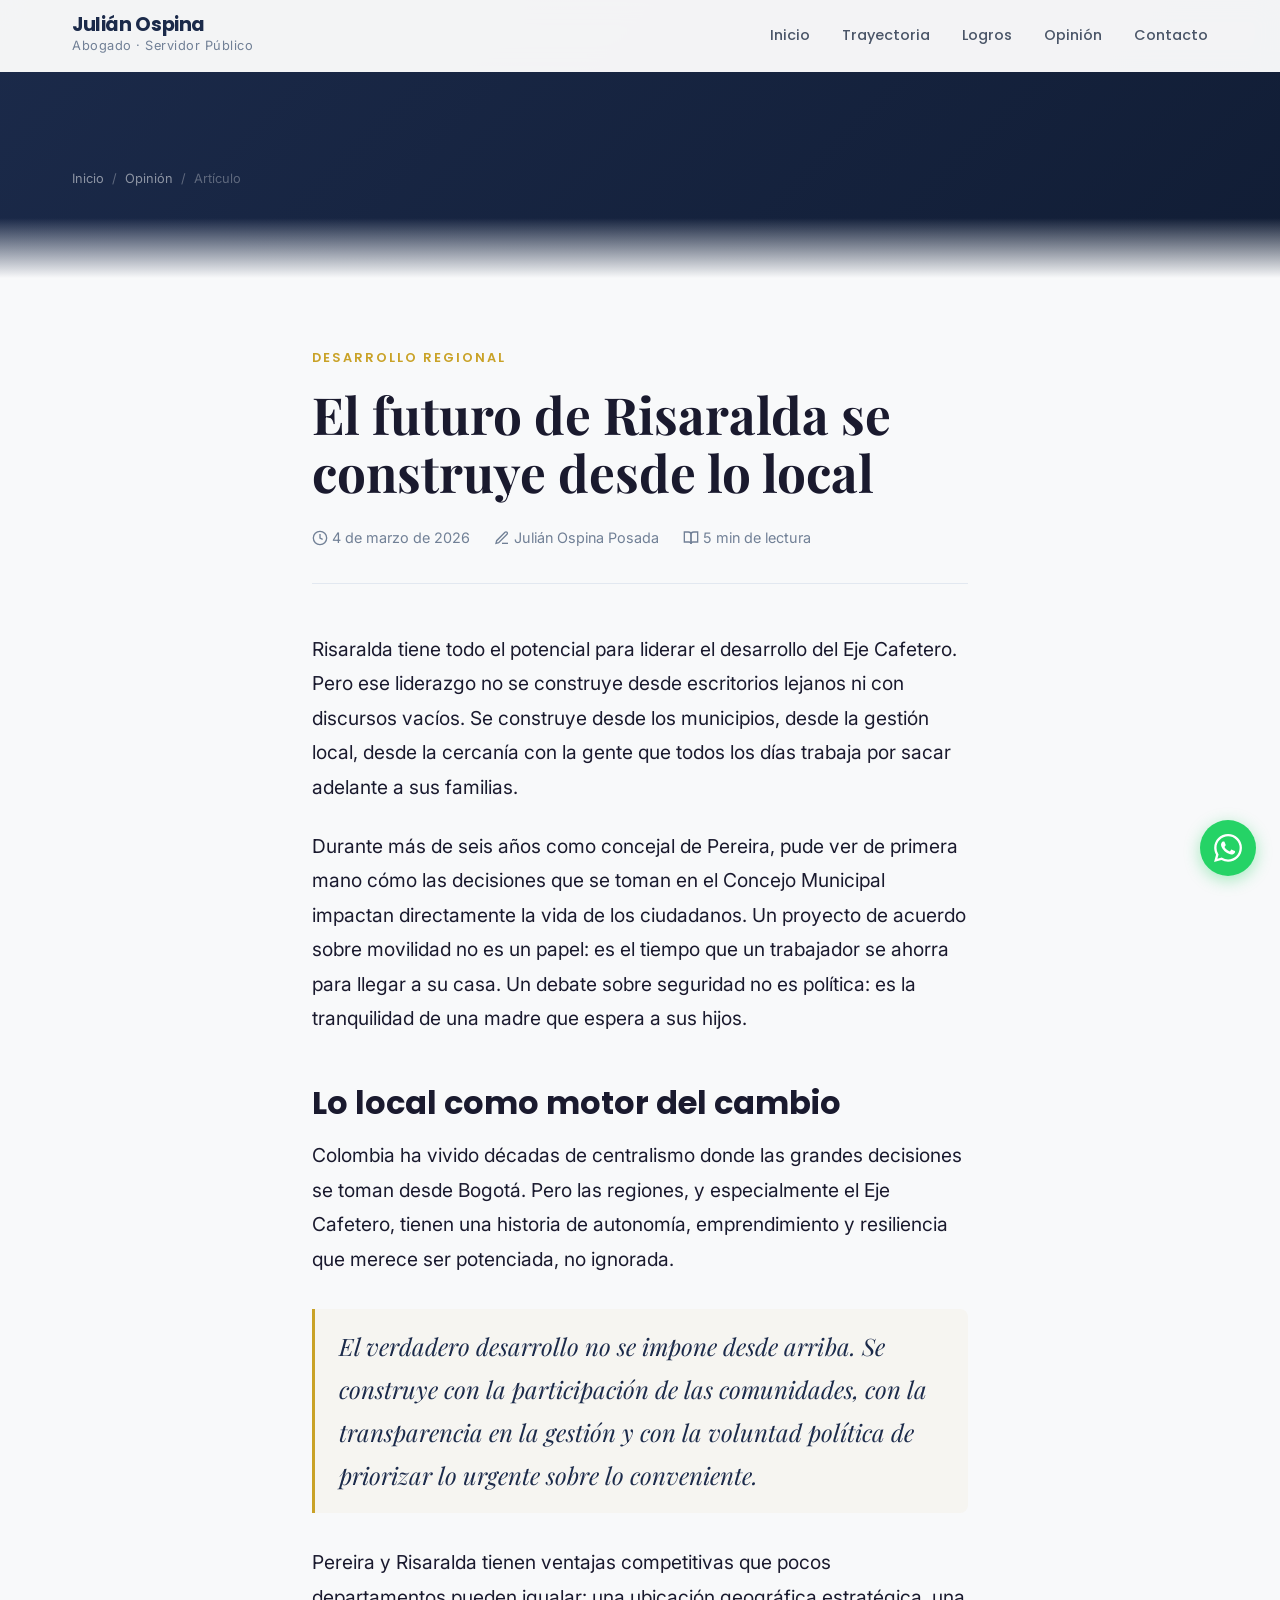
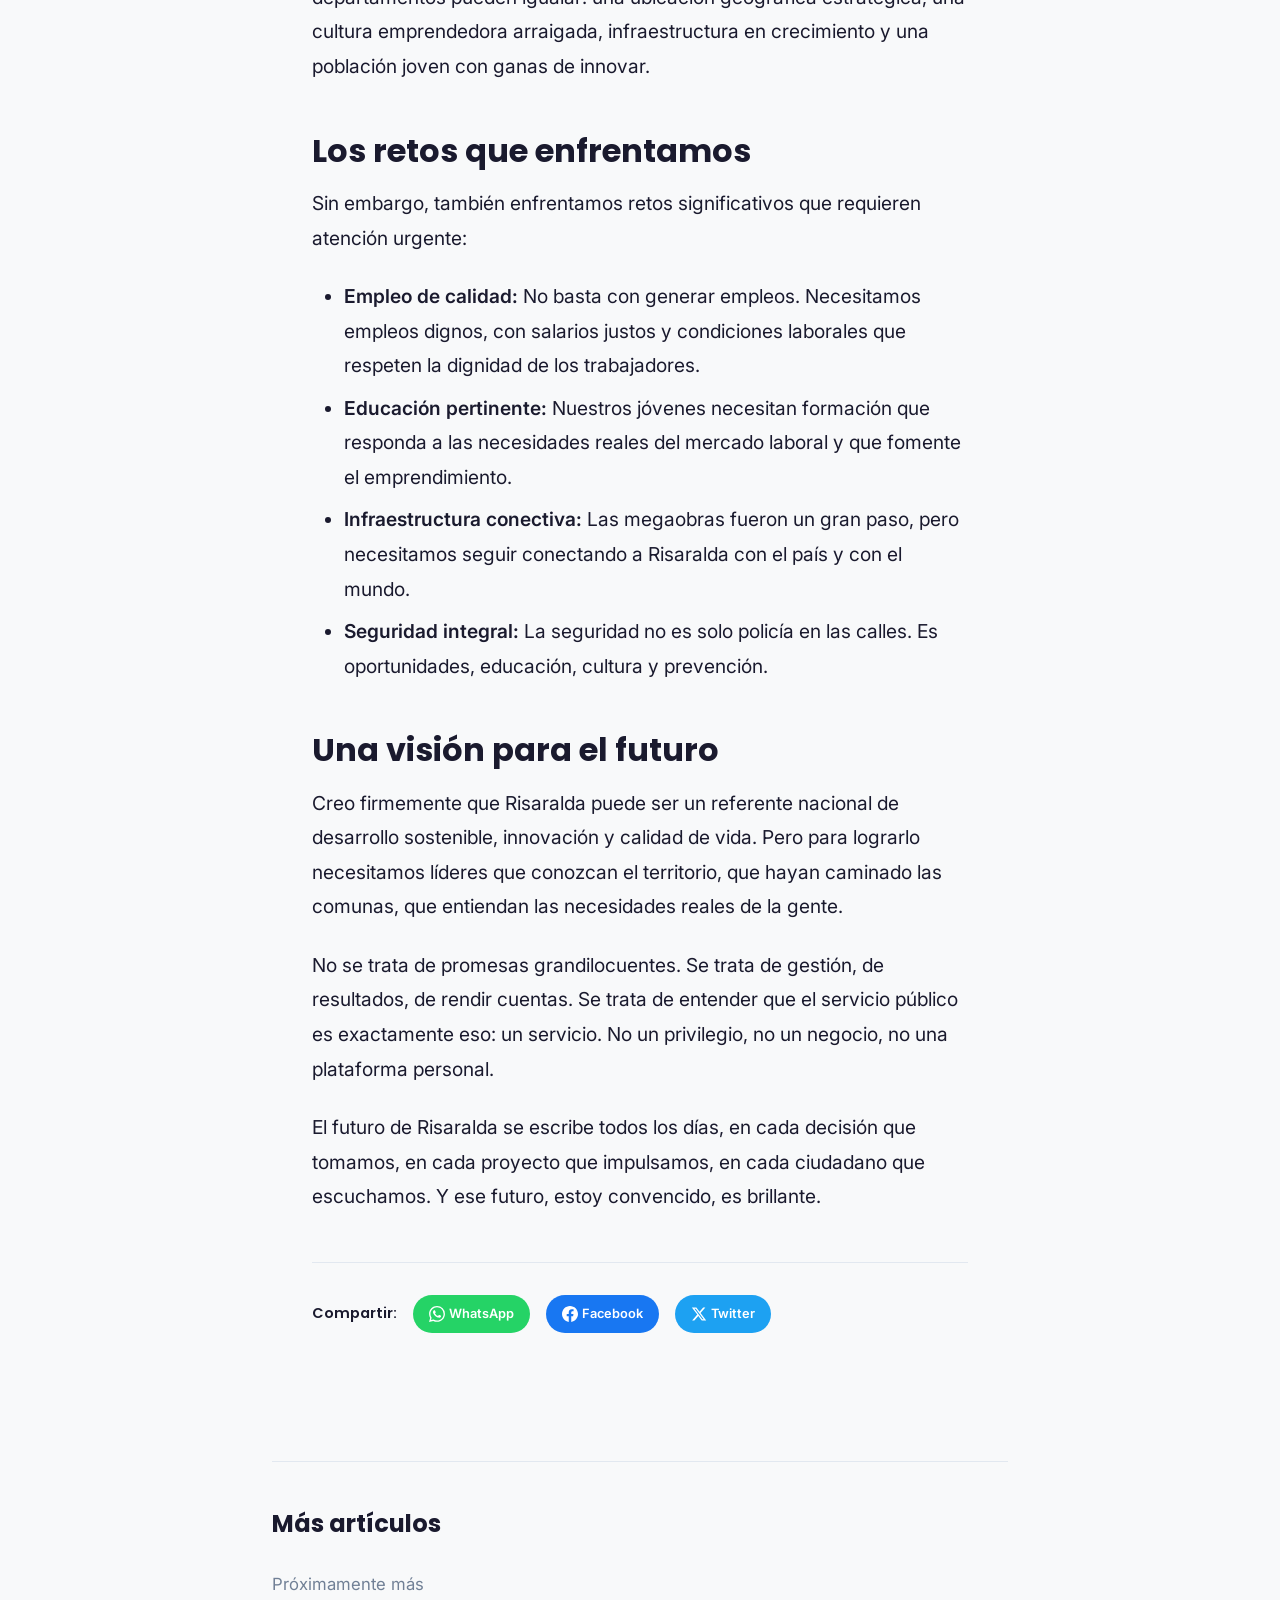
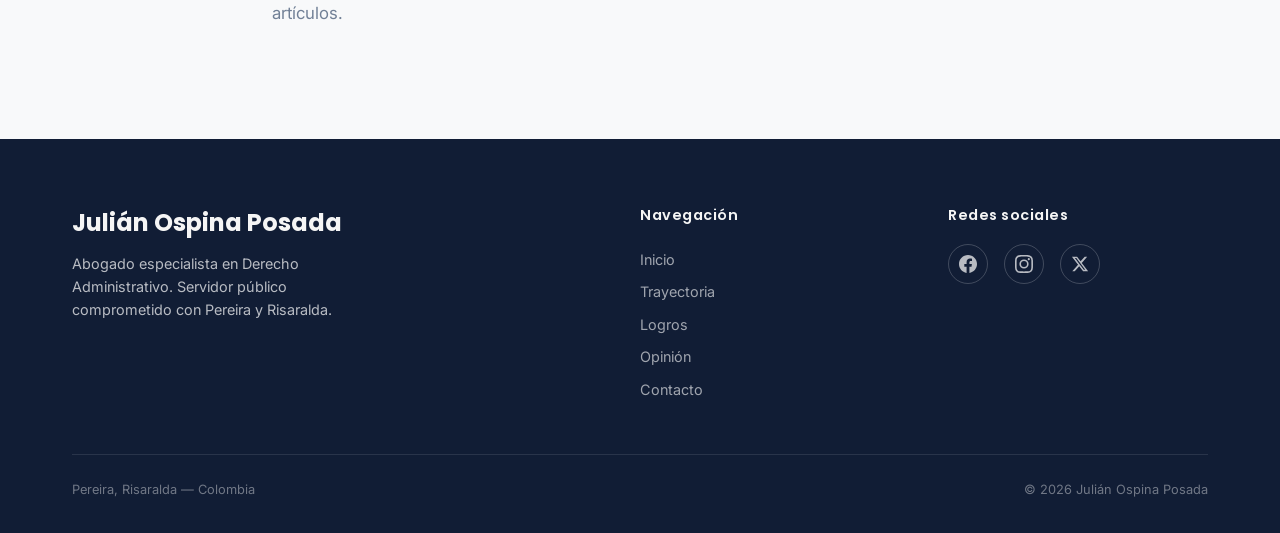
<file: blog/2026-03-04-futuro-risaralda.html>
<!DOCTYPE html>
<html lang="es">
<head>
    <meta charset="UTF-8">
    <meta name="viewport" content="width=device-width, initial-scale=1.0">
    <title>El futuro de Risaralda se construye desde lo local — Julián Ospina Posada</title>
    <meta name="description" content="Risaralda tiene todo el potencial para liderar el desarrollo del Eje Cafetero. Pero ese liderazgo se construye desde los municipios, desde la gestión local.">
    <meta property="og:title" content="El futuro de Risaralda se construye desde lo local">
    <meta property="og:description" content="Risaralda tiene todo el potencial para liderar el desarrollo del Eje Cafetero. Reflexiones sobre desarrollo regional y gestión local.">
    <meta property="og:type" content="article">
    <link rel="canonical" href="https://julianospina.com.co/blog/2026-03-04-futuro-risaralda.html">

    <link rel="preconnect" href="https://fonts.googleapis.com">
    <link rel="preconnect" href="https://fonts.gstatic.com" crossorigin>
    <link href="https://fonts.googleapis.com/css2?family=Playfair+Display:ital,wght@0,400;0,700;0,900;1,400&family=Poppins:wght@400;500;600;700&family=Inter:wght@300;400;500;600;700&display=swap" rel="stylesheet">
    <link rel="stylesheet" href="../assets/css/main.css">
    <link rel="stylesheet" href="../assets/css/blog.css">
</head>
<body>

<!-- Navigation -->
<nav class="nav" role="navigation" aria-label="Navegación principal">
    <div class="nav__inner">
        <a href="../index.html" class="nav__brand">
            <span class="nav__name">Julián Ospina</span>
            <span class="nav__tagline">Abogado · Servidor Público</span>
        </a>
        <div class="nav__links">
            <a href="../index.html" class="nav__link">Inicio</a>
            <a href="../pages/trayectoria.html" class="nav__link">Trayectoria</a>
            <a href="../pages/logros.html" class="nav__link">Logros</a>
            <a href="../pages/opinion.html" class="nav__link">Opinión</a>
            <a href="../pages/contacto.html" class="nav__link">Contacto</a>
        </div>
        <button class="nav__toggle" aria-label="Abrir menú">
            <span></span><span></span><span></span>
        </button>
    </div>
    <div class="nav__mobile">
        <a href="../index.html" class="nav__mobile-link">Inicio</a>
        <a href="../pages/trayectoria.html" class="nav__mobile-link">Trayectoria</a>
        <a href="../pages/logros.html" class="nav__mobile-link">Logros</a>
        <a href="../pages/opinion.html" class="nav__mobile-link">Opinión</a>
        <a href="../pages/contacto.html" class="nav__mobile-link">Contacto</a>
    </div>
    <div class="nav__overlay"></div>
</nav>

<!-- Page Hero -->
<section class="page-hero">
    <div class="container">
        <div class="breadcrumb">
            <a href="../index.html">Inicio</a>
            <span>/</span>
            <a href="../pages/opinion.html">Opinión</a>
            <span>/</span>
            <span>Artículo</span>
        </div>
    </div>
</section>

<!-- Article -->
<article class="article">
    <header class="article__header">
        <span class="article__category">Desarrollo Regional</span>
        <h1 class="article__title">El futuro de Risaralda se construye desde lo local</h1>
        <div class="article__meta">
            <span class="article__meta-item">
                <svg width="16" height="16" fill="none" stroke="currentColor" stroke-width="2" viewBox="0 0 24 24"><circle cx="12" cy="12" r="10"/><path d="M12 6v6l4 2"/></svg>
                4 de marzo de 2026
            </span>
            <span class="article__meta-item">
                <svg width="16" height="16" fill="none" stroke="currentColor" stroke-width="2" viewBox="0 0 24 24"><path d="M12 20h9"/><path d="M16.5 3.5a2.121 2.121 0 013 3L7 19l-4 1 1-4L16.5 3.5z"/></svg>
                Julián Ospina Posada
            </span>
            <span class="article__meta-item">
                <svg width="16" height="16" fill="none" stroke="currentColor" stroke-width="2" viewBox="0 0 24 24"><path d="M2 3h6a4 4 0 014 4v14a3 3 0 00-3-3H2z"/><path d="M22 3h-6a4 4 0 00-4 4v14a3 3 0 013-3h7z"/></svg>
                5 min de lectura
            </span>
        </div>
    </header>

    <div class="article__body">
        <p>Risaralda tiene todo el potencial para liderar el desarrollo del Eje Cafetero. Pero ese liderazgo no se construye desde escritorios lejanos ni con discursos vacíos. Se construye desde los municipios, desde la gestión local, desde la cercanía con la gente que todos los días trabaja por sacar adelante a sus familias.</p>

        <p>Durante más de seis años como concejal de Pereira, pude ver de primera mano cómo las decisiones que se toman en el Concejo Municipal impactan directamente la vida de los ciudadanos. Un proyecto de acuerdo sobre movilidad no es un papel: es el tiempo que un trabajador se ahorra para llegar a su casa. Un debate sobre seguridad no es política: es la tranquilidad de una madre que espera a sus hijos.</p>

        <h2>Lo local como motor del cambio</h2>

        <p>Colombia ha vivido décadas de centralismo donde las grandes decisiones se toman desde Bogotá. Pero las regiones, y especialmente el Eje Cafetero, tienen una historia de autonomía, emprendimiento y resiliencia que merece ser potenciada, no ignorada.</p>

        <blockquote>El verdadero desarrollo no se impone desde arriba. Se construye con la participación de las comunidades, con la transparencia en la gestión y con la voluntad política de priorizar lo urgente sobre lo conveniente.</blockquote>

        <p>Pereira y Risaralda tienen ventajas competitivas que pocos departamentos pueden igualar: una ubicación geográfica estratégica, una cultura emprendedora arraigada, infraestructura en crecimiento y una población joven con ganas de innovar.</p>

        <h2>Los retos que enfrentamos</h2>

        <p>Sin embargo, también enfrentamos retos significativos que requieren atención urgente:</p>

        <ul>
            <li><strong>Empleo de calidad:</strong> No basta con generar empleos. Necesitamos empleos dignos, con salarios justos y condiciones laborales que respeten la dignidad de los trabajadores.</li>
            <li><strong>Educación pertinente:</strong> Nuestros jóvenes necesitan formación que responda a las necesidades reales del mercado laboral y que fomente el emprendimiento.</li>
            <li><strong>Infraestructura conectiva:</strong> Las megaobras fueron un gran paso, pero necesitamos seguir conectando a Risaralda con el país y con el mundo.</li>
            <li><strong>Seguridad integral:</strong> La seguridad no es solo policía en las calles. Es oportunidades, educación, cultura y prevención.</li>
        </ul>

        <h2>Una visión para el futuro</h2>

        <p>Creo firmemente que Risaralda puede ser un referente nacional de desarrollo sostenible, innovación y calidad de vida. Pero para lograrlo necesitamos líderes que conozcan el territorio, que hayan caminado las comunas, que entiendan las necesidades reales de la gente.</p>

        <p>No se trata de promesas grandilocuentes. Se trata de gestión, de resultados, de rendir cuentas. Se trata de entender que el servicio público es exactamente eso: un servicio. No un privilegio, no un negocio, no una plataforma personal.</p>

        <p>El futuro de Risaralda se escribe todos los días, en cada decisión que tomamos, en cada proyecto que impulsamos, en cada ciudadano que escuchamos. Y ese futuro, estoy convencido, es brillante.</p>
    </div>

    <footer class="article__footer">
        <div class="article__share">
            <span class="article__share-label">Compartir:</span>
            <a href="https://wa.me/?text=El%20futuro%20de%20Risaralda%20se%20construye%20desde%20lo%20local%20-%20https://julianospina.com.co/blog/2026-03-04-futuro-risaralda.html" target="_blank" rel="noopener" class="share-btn share-btn--whatsapp">
                <svg width="16" height="16" fill="currentColor" viewBox="0 0 24 24"><path d="M17.472 14.382c-.297-.149-1.758-.867-2.03-.967-.273-.099-.471-.148-.67.15-.197.297-.767.966-.94 1.164-.173.199-.347.223-.644.075-.297-.15-1.255-.463-2.39-1.475-.883-.788-1.48-1.761-1.653-2.059-.173-.297-.018-.458.13-.606.134-.133.298-.347.446-.52.149-.174.198-.298.298-.497.099-.198.05-.371-.025-.52-.075-.149-.669-1.612-.916-2.207-.242-.579-.487-.5-.669-.51-.173-.008-.371-.01-.57-.01-.198 0-.52.074-.792.372-.272.297-1.04 1.016-1.04 2.479 0 1.462 1.065 2.875 1.213 3.074.149.198 2.096 3.2 5.077 4.487.709.306 1.262.489 1.694.625.712.227 1.36.195 1.871.118.571-.085 1.758-.719 2.006-1.413.248-.694.248-1.289.173-1.413-.074-.124-.272-.198-.57-.347m-5.421 7.403h-.004a9.87 9.87 0 01-5.031-1.378l-.361-.214-3.741.982.998-3.648-.235-.374a9.86 9.86 0 01-1.51-5.26c.001-5.45 4.436-9.884 9.888-9.884 2.64 0 5.122 1.03 6.988 2.898a9.825 9.825 0 012.893 6.994c-.003 5.45-4.437 9.884-9.885 9.884m8.413-18.297A11.815 11.815 0 0012.05 0C5.495 0 .16 5.335.157 11.892c0 2.096.547 4.142 1.588 5.945L.057 24l6.305-1.654a11.882 11.882 0 005.683 1.448h.005c6.554 0 11.89-5.335 11.893-11.893a11.821 11.821 0 00-3.48-8.413z"/></svg>
                WhatsApp
            </a>
            <a href="https://www.facebook.com/sharer/sharer.php?u=https://julianospina.com.co/blog/2026-03-04-futuro-risaralda.html" target="_blank" rel="noopener" class="share-btn share-btn--facebook">
                <svg width="16" height="16" fill="currentColor" viewBox="0 0 24 24"><path d="M24 12.073c0-6.627-5.373-12-12-12s-12 5.373-12 12c0 5.99 4.388 10.954 10.125 11.854v-8.385H7.078v-3.47h3.047V9.43c0-3.007 1.792-4.669 4.533-4.669 1.312 0 2.686.235 2.686.235v2.953H15.83c-1.491 0-1.956.925-1.956 1.874v2.25h3.328l-.532 3.47h-2.796v8.385C19.612 23.027 24 18.062 24 12.073z"/></svg>
                Facebook
            </a>
            <a href="https://twitter.com/intent/tweet?text=El%20futuro%20de%20Risaralda%20se%20construye%20desde%20lo%20local&url=https://julianospina.com.co/blog/2026-03-04-futuro-risaralda.html" target="_blank" rel="noopener" class="share-btn share-btn--twitter">
                <svg width="16" height="16" fill="currentColor" viewBox="0 0 24 24"><path d="M18.244 2.25h3.308l-7.227 8.26 8.502 11.24H16.17l-5.214-6.817L4.99 21.75H1.68l7.73-8.835L1.254 2.25H8.08l4.713 6.231zm-1.161 17.52h1.833L7.084 4.126H5.117z"/></svg>
                Twitter
            </a>
        </div>
    </footer>
</article>

<!-- Related Posts -->
<section class="section" style="padding-top: 0;">
    <div class="container container--narrow">
        <div class="related-posts">
            <h2 class="related-posts__title">Más artículos</h2>
            <div class="blog-grid" id="related-posts">
                <!-- Loaded dynamically -->
            </div>
        </div>
    </div>
</section>

<!-- Footer -->
<footer class="footer">
    <div class="container">
        <div class="footer__top">
            <div>
                <div class="footer__brand-name">Julián Ospina Posada</div>
                <p class="footer__brand-desc">Abogado especialista en Derecho Administrativo. Servidor público comprometido con Pereira y Risaralda.</p>
            </div>
            <div>
                <div class="footer__heading">Navegación</div>
                <a href="../index.html" class="footer__link">Inicio</a>
                <a href="../pages/trayectoria.html" class="footer__link">Trayectoria</a>
                <a href="../pages/logros.html" class="footer__link">Logros</a>
                <a href="../pages/opinion.html" class="footer__link">Opinión</a>
                <a href="../pages/contacto.html" class="footer__link">Contacto</a>
            </div>
            <div>
                <div class="footer__heading">Redes sociales</div>
                <div class="footer__social">
                    <a href="https://www.facebook.com/julianospinaposada" target="_blank" rel="noopener" class="footer__social-link" aria-label="Facebook">
                        <svg width="18" height="18" fill="currentColor" viewBox="0 0 24 24"><path d="M24 12.073c0-6.627-5.373-12-12-12s-12 5.373-12 12c0 5.99 4.388 10.954 10.125 11.854v-8.385H7.078v-3.47h3.047V9.43c0-3.007 1.792-4.669 4.533-4.669 1.312 0 2.686.235 2.686.235v2.953H15.83c-1.491 0-1.956.925-1.956 1.874v2.25h3.328l-.532 3.47h-2.796v8.385C19.612 23.027 24 18.062 24 12.073z"/></svg>
                    </a>
                    <a href="https://www.instagram.com/julianospinaposada" target="_blank" rel="noopener" class="footer__social-link" aria-label="Instagram">
                        <svg width="18" height="18" fill="currentColor" viewBox="0 0 24 24"><path d="M12 2.163c3.204 0 3.584.012 4.85.07 3.252.148 4.771 1.691 4.919 4.919.058 1.265.069 1.645.069 4.849 0 3.205-.012 3.584-.069 4.849-.149 3.225-1.664 4.771-4.919 4.919-1.266.058-1.644.07-4.85.07-3.204 0-3.584-.012-4.849-.07-3.26-.149-4.771-1.699-4.919-4.92-.058-1.265-.07-1.644-.07-4.849 0-3.204.013-3.583.07-4.849.149-3.227 1.664-4.771 4.919-4.919 1.266-.057 1.645-.069 4.849-.069zM12 0C8.741 0 8.333.014 7.053.072 2.695.272.273 2.69.073 7.052.014 8.333 0 8.741 0 12c0 3.259.014 3.668.072 4.948.2 4.358 2.618 6.78 6.98 6.98C8.333 23.986 8.741 24 12 24c3.259 0 3.668-.014 4.948-.072 4.354-.2 6.782-2.618 6.979-6.98.059-1.28.073-1.689.073-4.948 0-3.259-.014-3.667-.072-4.947-.196-4.354-2.617-6.78-6.979-6.98C15.668.014 15.259 0 12 0zm0 5.838a6.162 6.162 0 100 12.324 6.162 6.162 0 000-12.324zM12 16a4 4 0 110-8 4 4 0 010 8zm6.406-11.845a1.44 1.44 0 100 2.881 1.44 1.44 0 000-2.881z"/></svg>
                    </a>
                    <a href="https://x.com/julianospinapos" target="_blank" rel="noopener" class="footer__social-link" aria-label="X (Twitter)">
                        <svg width="18" height="18" fill="currentColor" viewBox="0 0 24 24"><path d="M18.244 2.25h3.308l-7.227 8.26 8.502 11.24H16.17l-5.214-6.817L4.99 21.75H1.68l7.73-8.835L1.254 2.25H8.08l4.713 6.231zm-1.161 17.52h1.833L7.084 4.126H5.117z"/></svg>
                    </a>
                </div>
            </div>
        </div>
        <div class="footer__bottom">
            <span>Pereira, Risaralda — Colombia</span>
            <span>&copy; 2026 Julián Ospina Posada</span>
        </div>
    </div>
</footer>

<a href="https://wa.me/573116044573" target="_blank" rel="noopener" class="whatsapp-float" aria-label="Contactar por WhatsApp">
    <svg width="28" height="28" fill="currentColor" viewBox="0 0 24 24"><path d="M17.472 14.382c-.297-.149-1.758-.867-2.03-.967-.273-.099-.471-.148-.67.15-.197.297-.767.966-.94 1.164-.173.199-.347.223-.644.075-.297-.15-1.255-.463-2.39-1.475-.883-.788-1.48-1.761-1.653-2.059-.173-.297-.018-.458.13-.606.134-.133.298-.347.446-.52.149-.174.198-.298.298-.497.099-.198.05-.371-.025-.52-.075-.149-.669-1.612-.916-2.207-.242-.579-.487-.5-.669-.51-.173-.008-.371-.01-.57-.01-.198 0-.52.074-.792.372-.272.297-1.04 1.016-1.04 2.479 0 1.462 1.065 2.875 1.213 3.074.149.198 2.096 3.2 5.077 4.487.709.306 1.262.489 1.694.625.712.227 1.36.195 1.871.118.571-.085 1.758-.719 2.006-1.413.248-.694.248-1.289.173-1.413-.074-.124-.272-.198-.57-.347m-5.421 7.403h-.004a9.87 9.87 0 01-5.031-1.378l-.361-.214-3.741.982.998-3.648-.235-.374a9.86 9.86 0 01-1.51-5.26c.001-5.45 4.436-9.884 9.888-9.884 2.64 0 5.122 1.03 6.988 2.898a9.825 9.825 0 012.893 6.994c-.003 5.45-4.437 9.884-9.885 9.884m8.413-18.297A11.815 11.815 0 0012.05 0C5.495 0 .16 5.335.157 11.892c0 2.096.547 4.142 1.588 5.945L.057 24l6.305-1.654a11.882 11.882 0 005.683 1.448h.005c6.554 0 11.89-5.335 11.893-11.893a11.821 11.821 0 00-3.48-8.413z"/></svg>
</a>

<script src="../assets/js/main.js"></script>
<script>
// Load related posts (excluding current)
fetch('posts.json')
    .then(r => r.json())
    .then(posts => {
        const currentSlug = 'futuro-risaralda';
        const related = posts.filter(p => p.id !== currentSlug).slice(0, 3);
        const container = document.getElementById('related-posts');
        if (!container) return;
        if (related.length === 0) {
            container.innerHTML = '<p style="color: var(--color-text-light);">Próximamente más artículos.</p>';
            return;
        }
        container.innerHTML = related.map(post => `
            <a href="../${post.url}" class="blog-card" style="text-decoration: none; color: inherit;">
                <div class="card">
                    <div class="card__image img-placeholder" style="aspect-ratio: 16/10;"></div>
                    <div class="card__body">
                        <span class="card__category">${post.category}</span>
                        <h3 class="card__title">${post.title}</h3>
                        <div class="card__meta">
                            <span>${new Date(post.date).toLocaleDateString('es-CO', { year: 'numeric', month: 'long', day: 'numeric' })}</span>
                        </div>
                    </div>
                </div>
            </a>
        `).join('');
    })
    .catch(() => {});
</script>
</body>
</html>
</file>
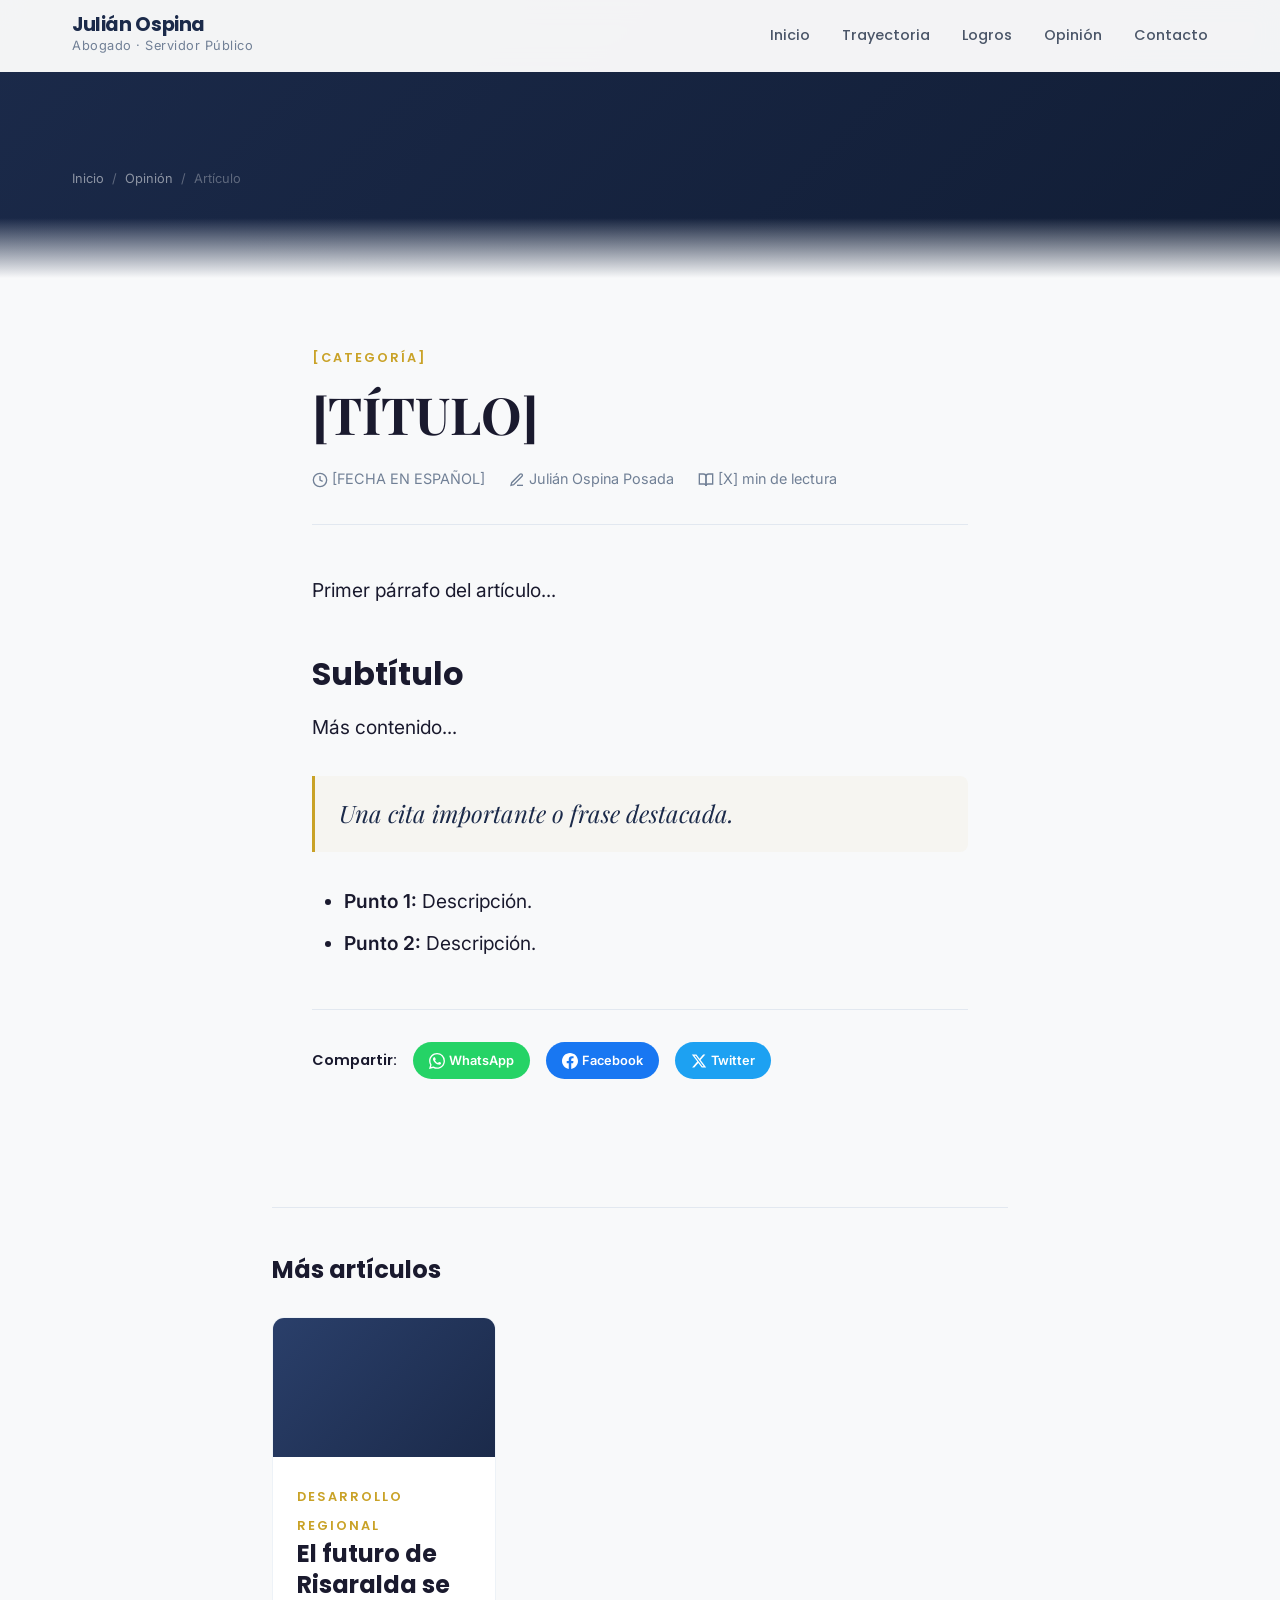
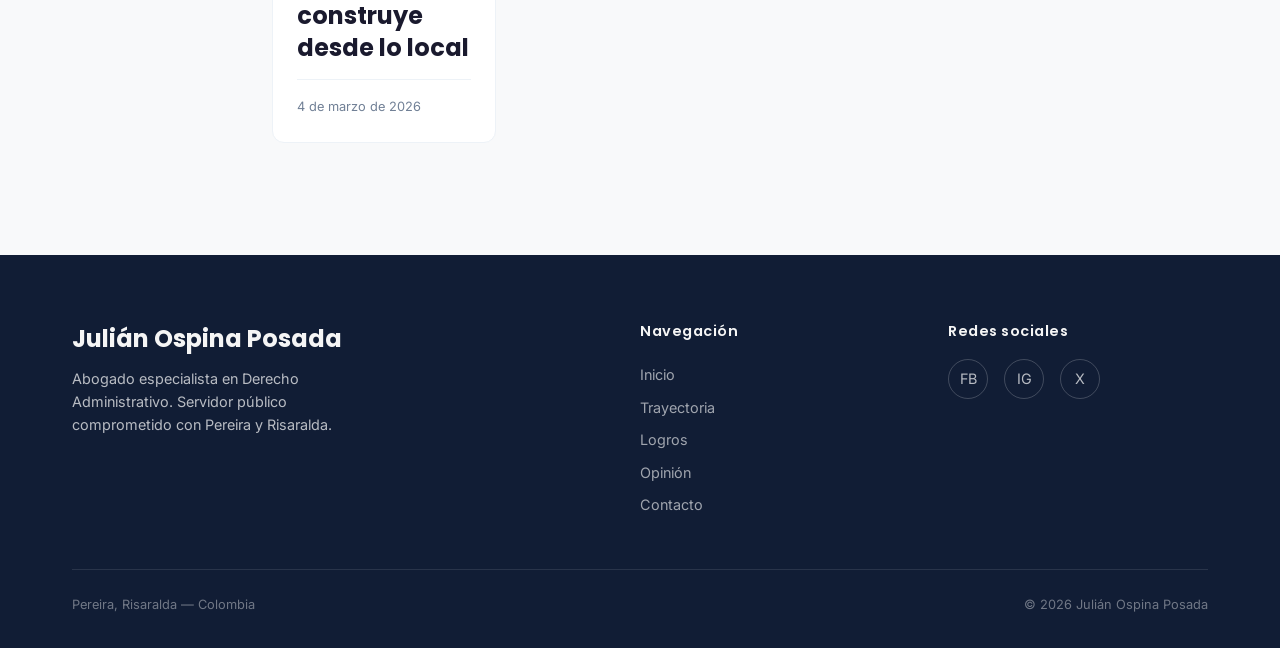
<file: blog/template.html>
<!--
    ============================================
    PLANTILLA DE BLOG POST
    ============================================

    Para agregar un nuevo post:
    1. Copia este archivo y renómbralo: YYYY-MM-DD-slug.html
    2. Reemplaza los campos marcados con [CAMPO]
    3. Escribe el contenido del artículo en article__body
    4. Agrega la entrada correspondiente en blog/posts.json:
       {
           "id": "[SLUG]",
           "title": "[TÍTULO]",
           "date": "[YYYY-MM-DD]",
           "category": "[Desarrollo Regional | Política Pública | Opinión]",
           "excerpt": "[Primer párrafo o resumen de ~150 caracteres]",
           "url": "/blog/YYYY-MM-DD-slug.html",
           "readTime": "[X min]",
           "author": "Julián Ospina Posada"
       }
-->
<!DOCTYPE html>
<html lang="es">
<head>
    <meta charset="UTF-8">
    <meta name="viewport" content="width=device-width, initial-scale=1.0">
    <title>[TÍTULO] — Julián Ospina Posada</title>
    <meta name="description" content="[DESCRIPCIÓN ~155 caracteres]">
    <meta property="og:title" content="[TÍTULO]">
    <meta property="og:description" content="[DESCRIPCIÓN]">
    <meta property="og:type" content="article">
    <link rel="canonical" href="https://julianospina.com.co/blog/[ARCHIVO].html">

    <link rel="preconnect" href="https://fonts.googleapis.com">
    <link rel="preconnect" href="https://fonts.gstatic.com" crossorigin>
    <link href="https://fonts.googleapis.com/css2?family=Playfair+Display:ital,wght@0,400;0,700;0,900;1,400&family=Poppins:wght@400;500;600;700&family=Inter:wght@300;400;500;600;700&display=swap" rel="stylesheet">
    <link rel="stylesheet" href="../assets/css/main.css">
    <link rel="stylesheet" href="../assets/css/blog.css">
</head>
<body>

<!-- Navigation -->
<nav class="nav" role="navigation" aria-label="Navegación principal">
    <div class="nav__inner">
        <a href="../index.html" class="nav__brand">
            <span class="nav__name">Julián Ospina</span>
            <span class="nav__tagline">Abogado · Servidor Público</span>
        </a>
        <div class="nav__links">
            <a href="../index.html" class="nav__link">Inicio</a>
            <a href="../pages/trayectoria.html" class="nav__link">Trayectoria</a>
            <a href="../pages/logros.html" class="nav__link">Logros</a>
            <a href="../pages/opinion.html" class="nav__link">Opinión</a>
            <a href="../pages/contacto.html" class="nav__link">Contacto</a>
        </div>
        <button class="nav__toggle" aria-label="Abrir menú">
            <span></span><span></span><span></span>
        </button>
    </div>
    <div class="nav__mobile">
        <a href="../index.html" class="nav__mobile-link">Inicio</a>
        <a href="../pages/trayectoria.html" class="nav__mobile-link">Trayectoria</a>
        <a href="../pages/logros.html" class="nav__mobile-link">Logros</a>
        <a href="../pages/opinion.html" class="nav__mobile-link">Opinión</a>
        <a href="../pages/contacto.html" class="nav__mobile-link">Contacto</a>
    </div>
    <div class="nav__overlay"></div>
</nav>

<!-- Page Hero -->
<section class="page-hero">
    <div class="container">
        <div class="breadcrumb">
            <a href="../index.html">Inicio</a>
            <span>/</span>
            <a href="../pages/opinion.html">Opinión</a>
            <span>/</span>
            <span>Artículo</span>
        </div>
    </div>
</section>

<!-- Article -->
<article class="article">
    <header class="article__header">
        <span class="article__category">[CATEGORÍA]</span>
        <h1 class="article__title">[TÍTULO]</h1>
        <div class="article__meta">
            <span class="article__meta-item">
                <svg width="16" height="16" fill="none" stroke="currentColor" stroke-width="2" viewBox="0 0 24 24"><circle cx="12" cy="12" r="10"/><path d="M12 6v6l4 2"/></svg>
                [FECHA EN ESPAÑOL]
            </span>
            <span class="article__meta-item">
                <svg width="16" height="16" fill="none" stroke="currentColor" stroke-width="2" viewBox="0 0 24 24"><path d="M12 20h9"/><path d="M16.5 3.5a2.121 2.121 0 013 3L7 19l-4 1 1-4L16.5 3.5z"/></svg>
                Julián Ospina Posada
            </span>
            <span class="article__meta-item">
                <svg width="16" height="16" fill="none" stroke="currentColor" stroke-width="2" viewBox="0 0 24 24"><path d="M2 3h6a4 4 0 014 4v14a3 3 0 00-3-3H2z"/><path d="M22 3h-6a4 4 0 00-4 4v14a3 3 0 013-3h7z"/></svg>
                [X] min de lectura
            </span>
        </div>
    </header>

    <div class="article__body">
        <!-- ESCRIBE TU CONTENIDO AQUÍ -->
        <!-- Usa etiquetas HTML estándar: <p>, <h2>, <h3>, <blockquote>, <ul>, <li>, <strong> -->

        <p>Primer párrafo del artículo...</p>

        <h2>Subtítulo</h2>

        <p>Más contenido...</p>

        <blockquote>Una cita importante o frase destacada.</blockquote>

        <ul>
            <li><strong>Punto 1:</strong> Descripción.</li>
            <li><strong>Punto 2:</strong> Descripción.</li>
        </ul>
    </div>

    <footer class="article__footer">
        <div class="article__share">
            <span class="article__share-label">Compartir:</span>
            <a href="https://wa.me/?text=[TÍTULO_ENCODED]%20-%20https://julianospina.com.co/blog/[ARCHIVO].html" target="_blank" rel="noopener" class="share-btn share-btn--whatsapp">
                <svg width="16" height="16" fill="currentColor" viewBox="0 0 24 24"><path d="M17.472 14.382c-.297-.149-1.758-.867-2.03-.967-.273-.099-.471-.148-.67.15-.197.297-.767.966-.94 1.164-.173.199-.347.223-.644.075-.297-.15-1.255-.463-2.39-1.475-.883-.788-1.48-1.761-1.653-2.059-.173-.297-.018-.458.13-.606.134-.133.298-.347.446-.52.149-.174.198-.298.298-.497.099-.198.05-.371-.025-.52-.075-.149-.669-1.612-.916-2.207-.242-.579-.487-.5-.669-.51-.173-.008-.371-.01-.57-.01-.198 0-.52.074-.792.372-.272.297-1.04 1.016-1.04 2.479 0 1.462 1.065 2.875 1.213 3.074.149.198 2.096 3.2 5.077 4.487.709.306 1.262.489 1.694.625.712.227 1.36.195 1.871.118.571-.085 1.758-.719 2.006-1.413.248-.694.248-1.289.173-1.413-.074-.124-.272-.198-.57-.347m-5.421 7.403h-.004a9.87 9.87 0 01-5.031-1.378l-.361-.214-3.741.982.998-3.648-.235-.374a9.86 9.86 0 01-1.51-5.26c.001-5.45 4.436-9.884 9.888-9.884 2.64 0 5.122 1.03 6.988 2.898a9.825 9.825 0 012.893 6.994c-.003 5.45-4.437 9.884-9.885 9.884m8.413-18.297A11.815 11.815 0 0012.05 0C5.495 0 .16 5.335.157 11.892c0 2.096.547 4.142 1.588 5.945L.057 24l6.305-1.654a11.882 11.882 0 005.683 1.448h.005c6.554 0 11.89-5.335 11.893-11.893a11.821 11.821 0 00-3.48-8.413z"/></svg>
                WhatsApp
            </a>
            <a href="https://www.facebook.com/sharer/sharer.php?u=https://julianospina.com.co/blog/[ARCHIVO].html" target="_blank" rel="noopener" class="share-btn share-btn--facebook">
                <svg width="16" height="16" fill="currentColor" viewBox="0 0 24 24"><path d="M24 12.073c0-6.627-5.373-12-12-12s-12 5.373-12 12c0 5.99 4.388 10.954 10.125 11.854v-8.385H7.078v-3.47h3.047V9.43c0-3.007 1.792-4.669 4.533-4.669 1.312 0 2.686.235 2.686.235v2.953H15.83c-1.491 0-1.956.925-1.956 1.874v2.25h3.328l-.532 3.47h-2.796v8.385C19.612 23.027 24 18.062 24 12.073z"/></svg>
                Facebook
            </a>
            <a href="https://twitter.com/intent/tweet?text=[TÍTULO_ENCODED]&url=https://julianospina.com.co/blog/[ARCHIVO].html" target="_blank" rel="noopener" class="share-btn share-btn--twitter">
                <svg width="16" height="16" fill="currentColor" viewBox="0 0 24 24"><path d="M18.244 2.25h3.308l-7.227 8.26 8.502 11.24H16.17l-5.214-6.817L4.99 21.75H1.68l7.73-8.835L1.254 2.25H8.08l4.713 6.231zm-1.161 17.52h1.833L7.084 4.126H5.117z"/></svg>
                Twitter
            </a>
        </div>
    </footer>
</article>

<!-- Related Posts -->
<section class="section" style="padding-top: 0;">
    <div class="container container--narrow">
        <div class="related-posts">
            <h2 class="related-posts__title">Más artículos</h2>
            <div class="blog-grid" id="related-posts"></div>
        </div>
    </div>
</section>

<!-- Footer -->
<footer class="footer">
    <div class="container">
        <div class="footer__top">
            <div>
                <div class="footer__brand-name">Julián Ospina Posada</div>
                <p class="footer__brand-desc">Abogado especialista en Derecho Administrativo. Servidor público comprometido con Pereira y Risaralda.</p>
            </div>
            <div>
                <div class="footer__heading">Navegación</div>
                <a href="../index.html" class="footer__link">Inicio</a>
                <a href="../pages/trayectoria.html" class="footer__link">Trayectoria</a>
                <a href="../pages/logros.html" class="footer__link">Logros</a>
                <a href="../pages/opinion.html" class="footer__link">Opinión</a>
                <a href="../pages/contacto.html" class="footer__link">Contacto</a>
            </div>
            <div>
                <div class="footer__heading">Redes sociales</div>
                <div class="footer__social">
                    <a href="https://www.facebook.com/julianospinaposada" target="_blank" rel="noopener" class="footer__social-link" aria-label="Facebook">FB</a>
                    <a href="https://www.instagram.com/julianospinaposada" target="_blank" rel="noopener" class="footer__social-link" aria-label="Instagram">IG</a>
                    <a href="https://x.com/julianospinapos" target="_blank" rel="noopener" class="footer__social-link" aria-label="X (Twitter)">X</a>
                </div>
            </div>
        </div>
        <div class="footer__bottom">
            <span>Pereira, Risaralda — Colombia</span>
            <span>&copy; 2026 Julián Ospina Posada</span>
        </div>
    </div>
</footer>

<script src="../assets/js/main.js"></script>
<script>
// Load related posts (change [SLUG] to match your post id)
fetch('posts.json')
    .then(r => r.json())
    .then(posts => {
        const currentSlug = '[SLUG]';
        const related = posts.filter(p => p.id !== currentSlug).slice(0, 3);
        const container = document.getElementById('related-posts');
        if (!container || related.length === 0) return;
        container.innerHTML = related.map(post => `
            <a href="${post.url}" style="text-decoration: none; color: inherit;">
                <div class="card">
                    <div class="card__image img-placeholder" style="aspect-ratio: 16/10;"></div>
                    <div class="card__body">
                        <span class="card__category">${post.category}</span>
                        <h3 class="card__title">${post.title}</h3>
                        <div class="card__meta">
                            <span>${new Date(post.date).toLocaleDateString('es-CO', { year: 'numeric', month: 'long', day: 'numeric' })}</span>
                        </div>
                    </div>
                </div>
            </a>
        `).join('');
    })
    .catch(() => {});
</script>
</body>
</html>
</file>
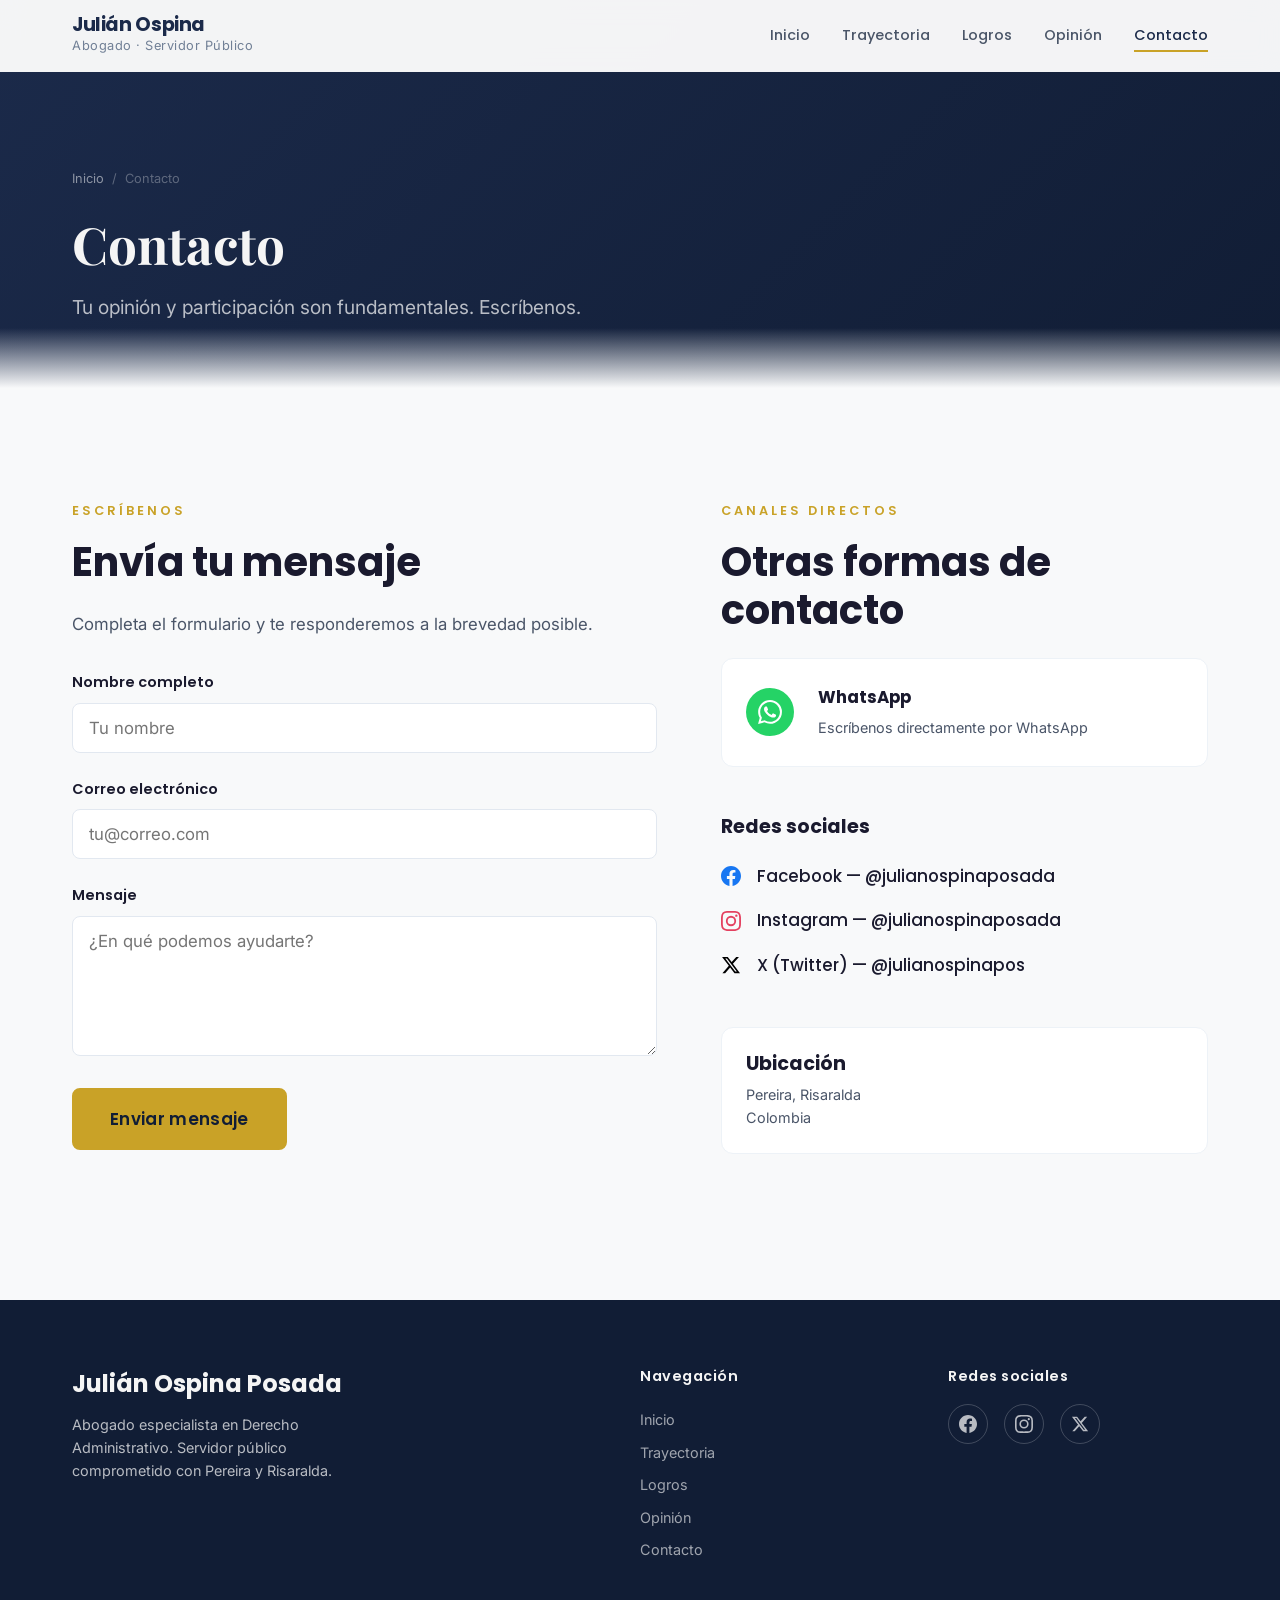
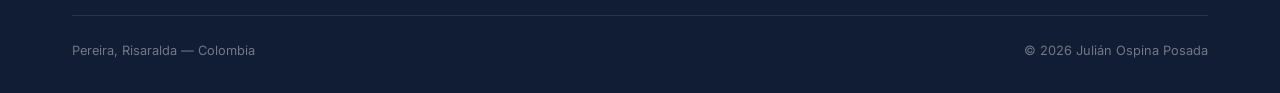
<file: pages/contacto.html>
<!DOCTYPE html>
<html lang="es">
<head>
    <meta charset="UTF-8">
    <meta name="viewport" content="width=device-width, initial-scale=1.0">
    <title>Contacto — Julián Ospina Posada</title>
    <meta name="description" content="Contacta a Julián Ospina Posada. Escríbenos por correo, WhatsApp o redes sociales. Pereira, Risaralda.">

    <link rel="preconnect" href="https://fonts.googleapis.com">
    <link rel="preconnect" href="https://fonts.gstatic.com" crossorigin>
    <link href="https://fonts.googleapis.com/css2?family=Playfair+Display:ital,wght@0,400;0,700;0,900;1,400&family=Poppins:wght@400;500;600;700&family=Inter:wght@300;400;500;600;700&display=swap" rel="stylesheet">
    <link rel="stylesheet" href="../assets/css/main.css">
</head>
<body>

<!-- Navigation -->
<nav class="nav" role="navigation" aria-label="Navegación principal">
    <div class="nav__inner">
        <a href="../index.html" class="nav__brand">
            <span class="nav__name">Julián Ospina</span>
            <span class="nav__tagline">Abogado · Servidor Público</span>
        </a>
        <div class="nav__links">
            <a href="../index.html" class="nav__link">Inicio</a>
            <a href="trayectoria.html" class="nav__link">Trayectoria</a>
            <a href="logros.html" class="nav__link">Logros</a>
            <a href="opinion.html" class="nav__link">Opinión</a>
            <a href="contacto.html" class="nav__link active">Contacto</a>
        </div>
        <button class="nav__toggle" aria-label="Abrir menú">
            <span></span><span></span><span></span>
        </button>
    </div>
    <div class="nav__mobile">
        <a href="../index.html" class="nav__mobile-link">Inicio</a>
        <a href="trayectoria.html" class="nav__mobile-link">Trayectoria</a>
        <a href="logros.html" class="nav__mobile-link">Logros</a>
        <a href="opinion.html" class="nav__mobile-link">Opinión</a>
        <a href="contacto.html" class="nav__mobile-link">Contacto</a>
    </div>
    <div class="nav__overlay"></div>
</nav>

<!-- Page Hero -->
<section class="page-hero">
    <div class="container">
        <div class="breadcrumb">
            <a href="../index.html">Inicio</a>
            <span>/</span>
            <span>Contacto</span>
        </div>
        <h1 class="page-hero__title">Contacto</h1>
        <p class="page-hero__subtitle">Tu opinión y participación son fundamentales. Escríbenos.</p>
    </div>
</section>

<!-- Contact Content -->
<section class="section">
    <div class="container">
        <div style="display: grid; grid-template-columns: 1fr; gap: var(--space-3xl);" class="contact-grid">
            <style>.contact-grid { grid-template-columns: 1fr; } @media (min-width: 768px) { .contact-grid { grid-template-columns: 1.2fr 1fr !important; } }</style>

            <!-- Formulario -->
            <div class="fade-in">
                <span class="section-label">Escríbenos</span>
                <h2 class="section-title">Envía tu mensaje</h2>
                <p style="color: var(--color-text-secondary); margin-bottom: var(--space-xl);">Completa el formulario y te responderemos a la brevedad posible.</p>

                <form id="contact-form" action="https://formspree.io/f/FORMSPREE_ID" method="POST">
                    <div class="form-group">
                        <label for="name" class="form-label">Nombre completo</label>
                        <input type="text" id="name" name="name" class="form-input" placeholder="Tu nombre" required>
                    </div>
                    <div class="form-group">
                        <label for="email" class="form-label">Correo electrónico</label>
                        <input type="email" id="email" name="email" class="form-input" placeholder="tu@correo.com" required>
                    </div>
                    <div class="form-group">
                        <label for="message" class="form-label">Mensaje</label>
                        <textarea id="message" name="message" class="form-textarea" placeholder="¿En qué podemos ayudarte?" required></textarea>
                    </div>
                    <input type="hidden" name="_subject" value="Nuevo mensaje desde julianospina.com.co">
                    <button type="submit" class="btn btn--primary btn--lg" id="contact-submit">Enviar mensaje</button>
                    <div id="contact-msg" style="margin-top: var(--space-md); font-size: var(--text-sm); min-height: 1.5em;"></div>
                </form>
            </div>

            <!-- Info de contacto -->
            <div class="fade-in">
                <span class="section-label">Canales directos</span>
                <h2 class="section-title">Otras formas de contacto</h2>

                <!-- WhatsApp -->
                <a href="https://wa.me/573116044573" target="_blank" rel="noopener" style="display: flex; align-items: center; gap: var(--space-lg); padding: var(--space-lg); background: var(--color-bg-white); border-radius: var(--border-radius-lg); border: 1px solid var(--color-border-light); margin-bottom: var(--space-lg); text-decoration: none; color: inherit; transition: all var(--transition-base);">
                    <div style="width: 48px; height: 48px; border-radius: 50%; background: #25D366; display: flex; align-items: center; justify-content: center; flex-shrink: 0;">
                        <svg width="24" height="24" fill="white" viewBox="0 0 24 24"><path d="M17.472 14.382c-.297-.149-1.758-.867-2.03-.967-.273-.099-.471-.148-.67.15-.197.297-.767.966-.94 1.164-.173.199-.347.223-.644.075-.297-.15-1.255-.463-2.39-1.475-.883-.788-1.48-1.761-1.653-2.059-.173-.297-.018-.458.13-.606.134-.133.298-.347.446-.52.149-.174.198-.298.298-.497.099-.198.05-.371-.025-.52-.075-.149-.669-1.612-.916-2.207-.242-.579-.487-.5-.669-.51-.173-.008-.371-.01-.57-.01-.198 0-.52.074-.792.372-.272.297-1.04 1.016-1.04 2.479 0 1.462 1.065 2.875 1.213 3.074.149.198 2.096 3.2 5.077 4.487.709.306 1.262.489 1.694.625.712.227 1.36.195 1.871.118.571-.085 1.758-.719 2.006-1.413.248-.694.248-1.289.173-1.413-.074-.124-.272-.198-.57-.347m-5.421 7.403h-.004a9.87 9.87 0 01-5.031-1.378l-.361-.214-3.741.982.998-3.648-.235-.374a9.86 9.86 0 01-1.51-5.26c.001-5.45 4.436-9.884 9.888-9.884 2.64 0 5.122 1.03 6.988 2.898a9.825 9.825 0 012.893 6.994c-.003 5.45-4.437 9.884-9.885 9.884m8.413-18.297A11.815 11.815 0 0012.05 0C5.495 0 .16 5.335.157 11.892c0 2.096.547 4.142 1.588 5.945L.057 24l6.305-1.654a11.882 11.882 0 005.683 1.448h.005c6.554 0 11.89-5.335 11.893-11.893a11.821 11.821 0 00-3.48-8.413z"/></svg>
                    </div>
                    <div>
                        <strong style="font-family: var(--font-heading); display: block; margin-bottom: 2px;">WhatsApp</strong>
                        <span style="font-size: var(--text-sm); color: var(--color-text-secondary);">Escríbenos directamente por WhatsApp</span>
                    </div>
                </a>

                <!-- Redes sociales -->
                <div style="margin-top: var(--space-2xl);">
                    <h3 style="font-size: var(--text-lg); margin-bottom: var(--space-lg);">Redes sociales</h3>
                    <div style="display: flex; flex-direction: column; gap: var(--space-md);">
                        <a href="https://www.facebook.com/julianospinaposada" target="_blank" rel="noopener" style="display: flex; align-items: center; gap: var(--space-md); text-decoration: none; color: var(--color-text); font-family: var(--font-heading); font-weight: 500;">
                            <svg width="20" height="20" fill="#1877F2" viewBox="0 0 24 24"><path d="M24 12.073c0-6.627-5.373-12-12-12s-12 5.373-12 12c0 5.99 4.388 10.954 10.125 11.854v-8.385H7.078v-3.47h3.047V9.43c0-3.007 1.792-4.669 4.533-4.669 1.312 0 2.686.235 2.686.235v2.953H15.83c-1.491 0-1.956.925-1.956 1.874v2.25h3.328l-.532 3.47h-2.796v8.385C19.612 23.027 24 18.062 24 12.073z"/></svg>
                            Facebook — @julianospinaposada
                        </a>
                        <a href="https://www.instagram.com/julianospinaposada" target="_blank" rel="noopener" style="display: flex; align-items: center; gap: var(--space-md); text-decoration: none; color: var(--color-text); font-family: var(--font-heading); font-weight: 500;">
                            <svg width="20" height="20" fill="#E4405F" viewBox="0 0 24 24"><path d="M12 2.163c3.204 0 3.584.012 4.85.07 3.252.148 4.771 1.691 4.919 4.919.058 1.265.069 1.645.069 4.849 0 3.205-.012 3.584-.069 4.849-.149 3.225-1.664 4.771-4.919 4.919-1.266.058-1.644.07-4.85.07-3.204 0-3.584-.012-4.849-.07-3.26-.149-4.771-1.699-4.919-4.92-.058-1.265-.07-1.644-.07-4.849 0-3.204.013-3.583.07-4.849.149-3.227 1.664-4.771 4.919-4.919 1.266-.057 1.645-.069 4.849-.069zM12 0C8.741 0 8.333.014 7.053.072 2.695.272.273 2.69.073 7.052.014 8.333 0 8.741 0 12c0 3.259.014 3.668.072 4.948.2 4.358 2.618 6.78 6.98 6.98C8.333 23.986 8.741 24 12 24c3.259 0 3.668-.014 4.948-.072 4.354-.2 6.782-2.618 6.979-6.98.059-1.28.073-1.689.073-4.948 0-3.259-.014-3.667-.072-4.947-.196-4.354-2.617-6.78-6.979-6.98C15.668.014 15.259 0 12 0zm0 5.838a6.162 6.162 0 100 12.324 6.162 6.162 0 000-12.324zM12 16a4 4 0 110-8 4 4 0 010 8zm6.406-11.845a1.44 1.44 0 100 2.881 1.44 1.44 0 000-2.881z"/></svg>
                            Instagram — @julianospinaposada
                        </a>
                        <a href="https://x.com/julianospinapos" target="_blank" rel="noopener" style="display: flex; align-items: center; gap: var(--space-md); text-decoration: none; color: var(--color-text); font-family: var(--font-heading); font-weight: 500;">
                            <svg width="20" height="20" fill="#000" viewBox="0 0 24 24"><path d="M18.244 2.25h3.308l-7.227 8.26 8.502 11.24H16.17l-5.214-6.817L4.99 21.75H1.68l7.73-8.835L1.254 2.25H8.08l4.713 6.231zm-1.161 17.52h1.833L7.084 4.126H5.117z"/></svg>
                            X (Twitter) — @julianospinapos
                        </a>
                    </div>
                </div>

                <!-- Ubicación -->
                <div style="margin-top: var(--space-2xl); padding: var(--space-lg); background: var(--color-bg-white); border-radius: var(--border-radius-lg); border: 1px solid var(--color-border-light);">
                    <h3 style="font-size: var(--text-lg); margin-bottom: var(--space-sm);">Ubicación</h3>
                    <p style="color: var(--color-text-secondary); font-size: var(--text-sm); line-height: 1.6;">
                        Pereira, Risaralda<br>
                        Colombia
                    </p>
                </div>
            </div>
        </div>
    </div>
</section>

<!-- Footer -->
<footer class="footer">
    <div class="container">
        <div class="footer__top">
            <div>
                <div class="footer__brand-name">Julián Ospina Posada</div>
                <p class="footer__brand-desc">Abogado especialista en Derecho Administrativo. Servidor público comprometido con Pereira y Risaralda.</p>
            </div>
            <div>
                <div class="footer__heading">Navegación</div>
                <a href="../index.html" class="footer__link">Inicio</a>
                <a href="trayectoria.html" class="footer__link">Trayectoria</a>
                <a href="logros.html" class="footer__link">Logros</a>
                <a href="opinion.html" class="footer__link">Opinión</a>
                <a href="contacto.html" class="footer__link">Contacto</a>
            </div>
            <div>
                <div class="footer__heading">Redes sociales</div>
                <div class="footer__social">
                    <a href="https://www.facebook.com/julianospinaposada" target="_blank" rel="noopener" class="footer__social-link" aria-label="Facebook">
                        <svg width="18" height="18" fill="currentColor" viewBox="0 0 24 24"><path d="M24 12.073c0-6.627-5.373-12-12-12s-12 5.373-12 12c0 5.99 4.388 10.954 10.125 11.854v-8.385H7.078v-3.47h3.047V9.43c0-3.007 1.792-4.669 4.533-4.669 1.312 0 2.686.235 2.686.235v2.953H15.83c-1.491 0-1.956.925-1.956 1.874v2.25h3.328l-.532 3.47h-2.796v8.385C19.612 23.027 24 18.062 24 12.073z"/></svg>
                    </a>
                    <a href="https://www.instagram.com/julianospinaposada" target="_blank" rel="noopener" class="footer__social-link" aria-label="Instagram">
                        <svg width="18" height="18" fill="currentColor" viewBox="0 0 24 24"><path d="M12 2.163c3.204 0 3.584.012 4.85.07 3.252.148 4.771 1.691 4.919 4.919.058 1.265.069 1.645.069 4.849 0 3.205-.012 3.584-.069 4.849-.149 3.225-1.664 4.771-4.919 4.919-1.266.058-1.644.07-4.85.07-3.204 0-3.584-.012-4.849-.07-3.26-.149-4.771-1.699-4.919-4.92-.058-1.265-.07-1.644-.07-4.849 0-3.204.013-3.583.07-4.849.149-3.227 1.664-4.771 4.919-4.919 1.266-.057 1.645-.069 4.849-.069zM12 0C8.741 0 8.333.014 7.053.072 2.695.272.273 2.69.073 7.052.014 8.333 0 8.741 0 12c0 3.259.014 3.668.072 4.948.2 4.358 2.618 6.78 6.98 6.98C8.333 23.986 8.741 24 12 24c3.259 0 3.668-.014 4.948-.072 4.354-.2 6.782-2.618 6.979-6.98.059-1.28.073-1.689.073-4.948 0-3.259-.014-3.667-.072-4.947-.196-4.354-2.617-6.78-6.979-6.98C15.668.014 15.259 0 12 0zm0 5.838a6.162 6.162 0 100 12.324 6.162 6.162 0 000-12.324zM12 16a4 4 0 110-8 4 4 0 010 8zm6.406-11.845a1.44 1.44 0 100 2.881 1.44 1.44 0 000-2.881z"/></svg>
                    </a>
                    <a href="https://x.com/julianospinapos" target="_blank" rel="noopener" class="footer__social-link" aria-label="X (Twitter)">
                        <svg width="18" height="18" fill="currentColor" viewBox="0 0 24 24"><path d="M18.244 2.25h3.308l-7.227 8.26 8.502 11.24H16.17l-5.214-6.817L4.99 21.75H1.68l7.73-8.835L1.254 2.25H8.08l4.713 6.231zm-1.161 17.52h1.833L7.084 4.126H5.117z"/></svg>
                    </a>
                </div>
            </div>
        </div>
        <div class="footer__bottom">
            <span>Pereira, Risaralda — Colombia</span>
            <span>&copy; 2026 Julián Ospina Posada</span>
        </div>
    </div>
</footer>

<script src="../assets/js/main.js"></script>
<script>
// Contact form handling
document.getElementById('contact-form').addEventListener('submit', function(e) {
    e.preventDefault();
    const form = this;
    const btn = document.getElementById('contact-submit');
    const msg = document.getElementById('contact-msg');
    const originalText = btn.textContent;

    btn.textContent = 'Enviando...';
    btn.disabled = true;

    fetch(form.action, {
        method: 'POST',
        body: new FormData(form),
        headers: { 'Accept': 'application/json' }
    })
    .then(r => {
        if (r.ok) {
            msg.textContent = 'Mensaje enviado correctamente. Te responderemos pronto.';
            msg.style.color = 'var(--color-success)';
            form.reset();
        } else {
            throw new Error();
        }
    })
    .catch(() => {
        msg.textContent = 'Hubo un error. Intenta de nuevo o escríbenos por WhatsApp.';
        msg.style.color = 'var(--color-error)';
    })
    .finally(() => {
        btn.textContent = originalText;
        btn.disabled = false;
    });
});
</script>
</body>
</html>
</file>
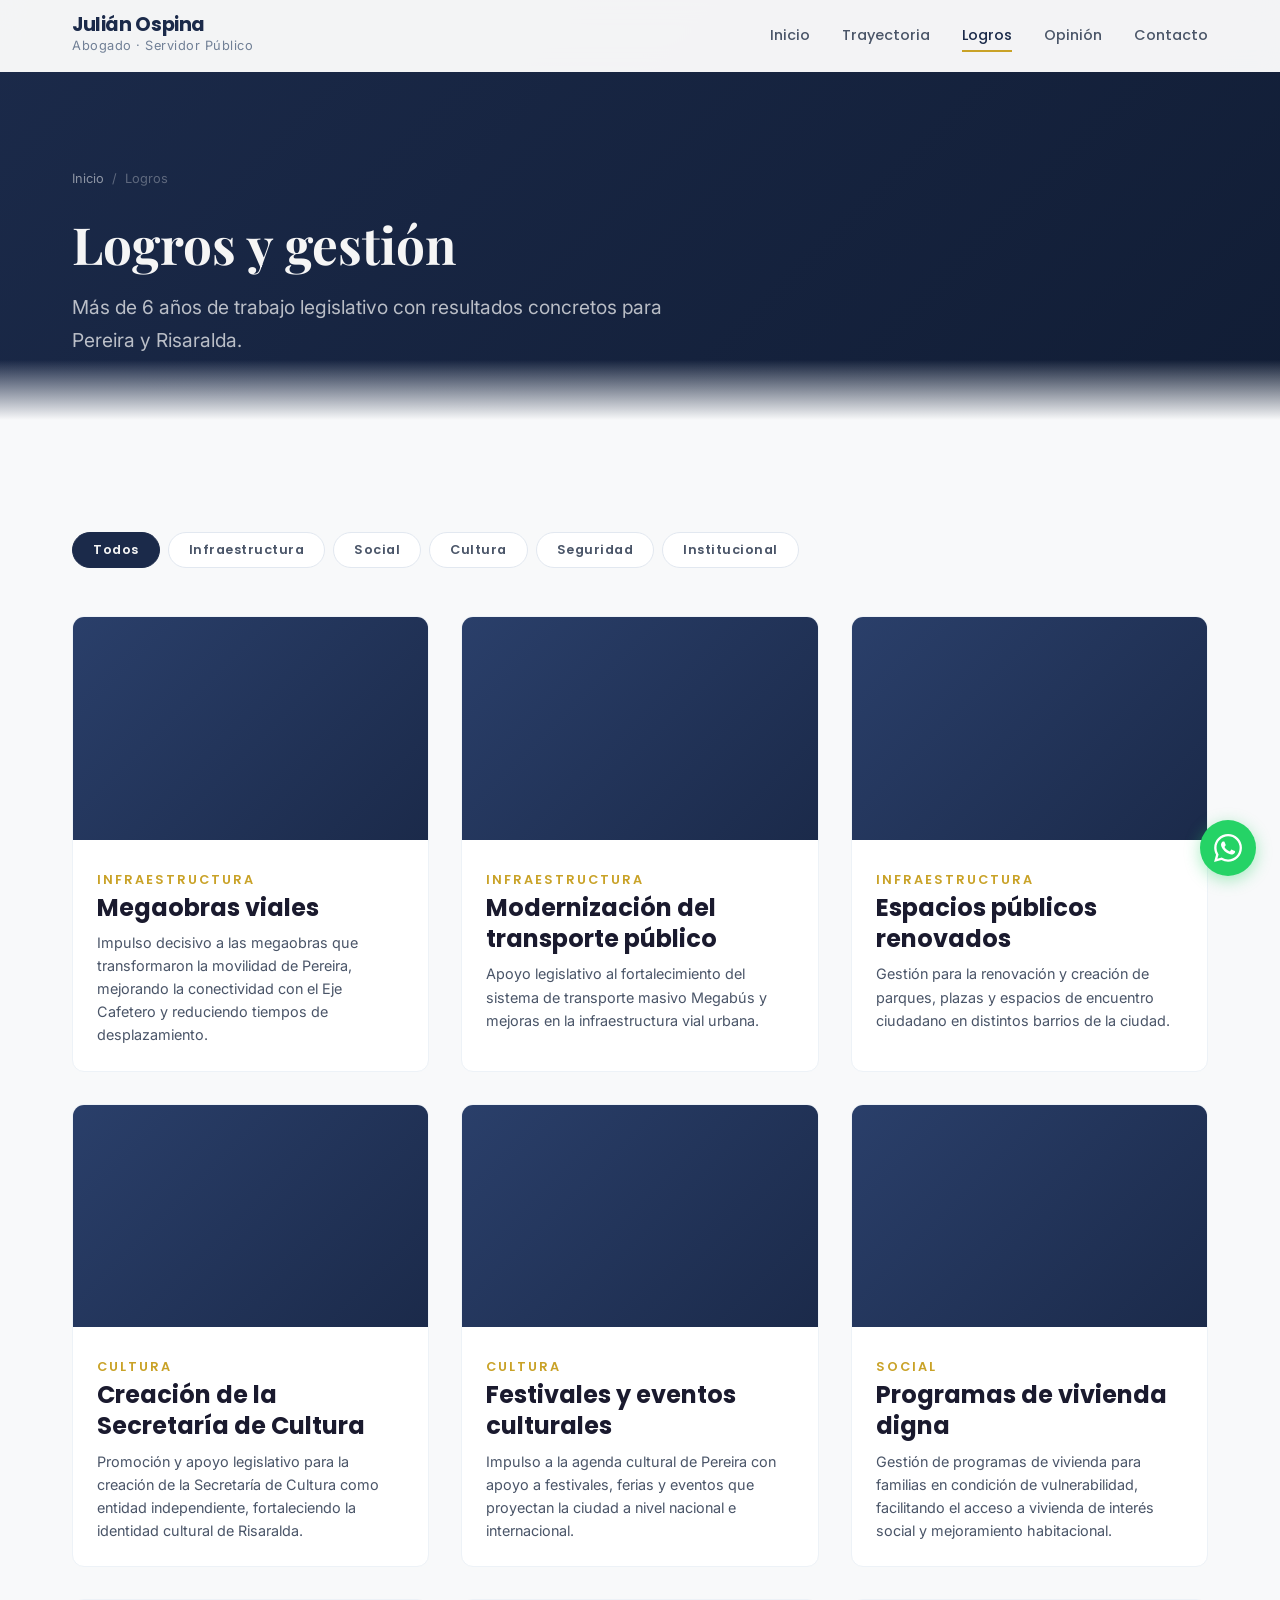
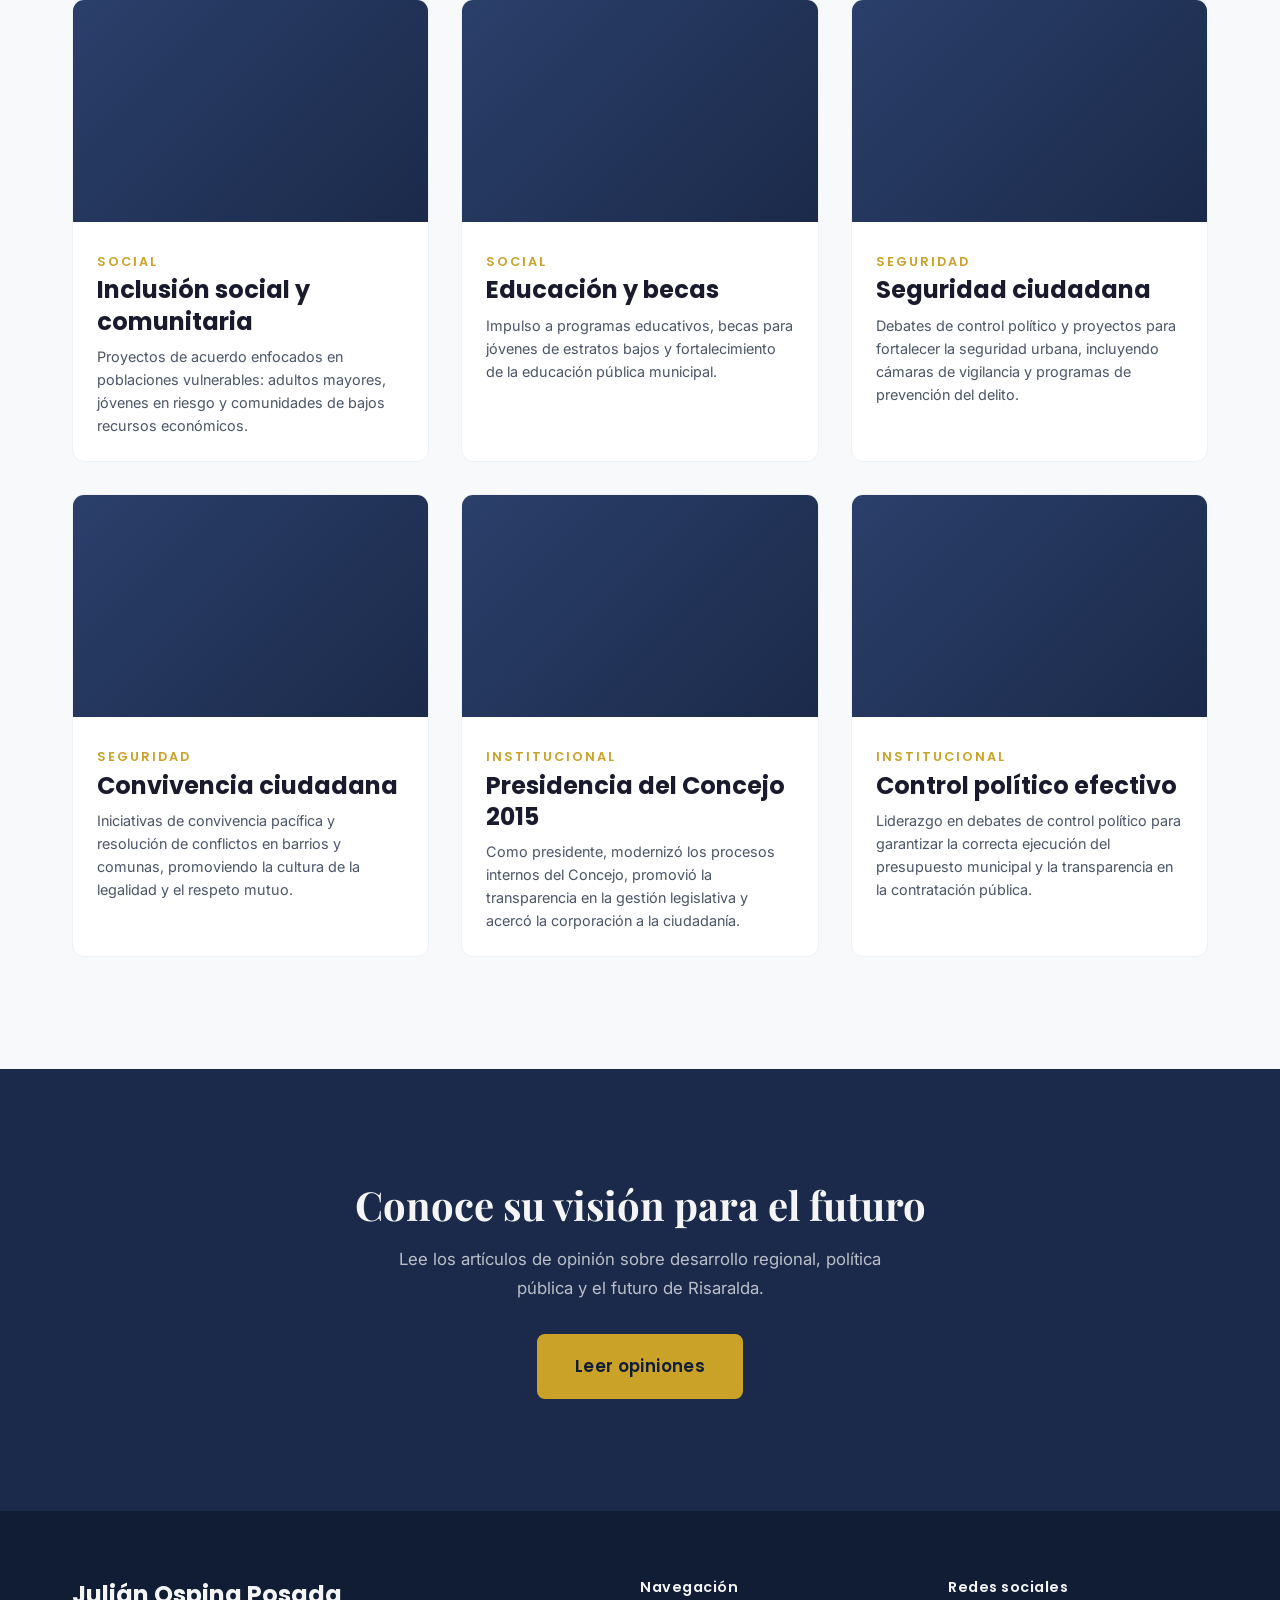
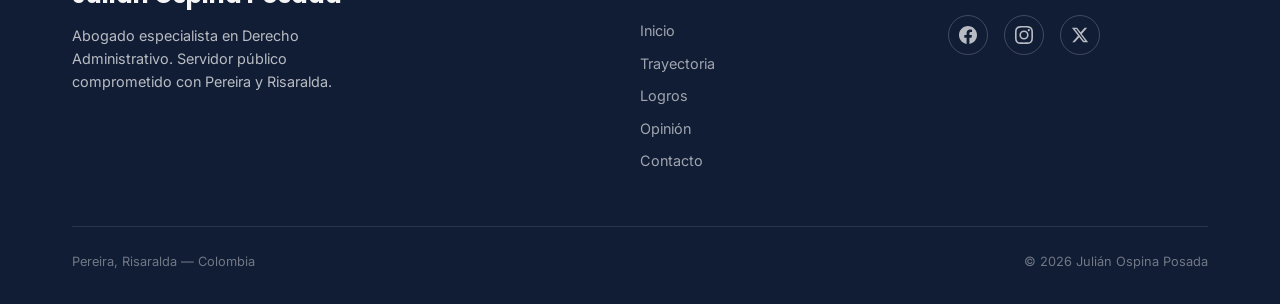
<file: pages/logros.html>
<!DOCTYPE html>
<html lang="es">
<head>
    <meta charset="UTF-8">
    <meta name="viewport" content="width=device-width, initial-scale=1.0">
    <title>Logros — Julián Ospina Posada</title>
    <meta name="description" content="Logros concretos de Julián Ospina Posada como concejal de Pereira: infraestructura, cultura, seguridad y desarrollo social.">

    <link rel="preconnect" href="https://fonts.googleapis.com">
    <link rel="preconnect" href="https://fonts.gstatic.com" crossorigin>
    <link href="https://fonts.googleapis.com/css2?family=Playfair+Display:ital,wght@0,400;0,700;0,900;1,400&family=Poppins:wght@400;500;600;700&family=Inter:wght@300;400;500;600;700&display=swap" rel="stylesheet">
    <link rel="stylesheet" href="../assets/css/main.css">
</head>
<body>

<!-- Navigation -->
<nav class="nav" role="navigation" aria-label="Navegación principal">
    <div class="nav__inner">
        <a href="../index.html" class="nav__brand">
            <span class="nav__name">Julián Ospina</span>
            <span class="nav__tagline">Abogado · Servidor Público</span>
        </a>
        <div class="nav__links">
            <a href="../index.html" class="nav__link">Inicio</a>
            <a href="trayectoria.html" class="nav__link">Trayectoria</a>
            <a href="logros.html" class="nav__link active">Logros</a>
            <a href="opinion.html" class="nav__link">Opinión</a>
            <a href="contacto.html" class="nav__link">Contacto</a>
        </div>
        <button class="nav__toggle" aria-label="Abrir menú">
            <span></span><span></span><span></span>
        </button>
    </div>
    <div class="nav__mobile">
        <a href="../index.html" class="nav__mobile-link">Inicio</a>
        <a href="trayectoria.html" class="nav__mobile-link">Trayectoria</a>
        <a href="logros.html" class="nav__mobile-link">Logros</a>
        <a href="opinion.html" class="nav__mobile-link">Opinión</a>
        <a href="contacto.html" class="nav__mobile-link">Contacto</a>
    </div>
    <div class="nav__overlay"></div>
</nav>

<!-- Page Hero -->
<section class="page-hero">
    <div class="container">
        <div class="breadcrumb">
            <a href="../index.html">Inicio</a>
            <span>/</span>
            <span>Logros</span>
        </div>
        <h1 class="page-hero__title">Logros y gestión</h1>
        <p class="page-hero__subtitle">Más de 6 años de trabajo legislativo con resultados concretos para Pereira y Risaralda.</p>
    </div>
</section>

<!-- Logros Grid -->
<section class="section">
    <div class="container">
        <!-- Filtros -->
        <div class="filters fade-in">
            <button class="filter-btn active" data-filter="todos">Todos</button>
            <button class="filter-btn" data-filter="infraestructura">Infraestructura</button>
            <button class="filter-btn" data-filter="social">Social</button>
            <button class="filter-btn" data-filter="cultura">Cultura</button>
            <button class="filter-btn" data-filter="seguridad">Seguridad</button>
            <button class="filter-btn" data-filter="institucional">Institucional</button>
        </div>

        <!-- Grid de logros -->
        <div class="grid grid--3" id="logros-grid">

            <div class="card fade-in visible" data-category="infraestructura">
                <div class="card__image img-placeholder" style="aspect-ratio: 16/10;"></div>
                <div class="card__body">
                    <span class="card__category">Infraestructura</span>
                    <h3 class="card__title">Megaobras viales</h3>
                    <p class="card__text">Impulso decisivo a las megaobras que transformaron la movilidad de Pereira, mejorando la conectividad con el Eje Cafetero y reduciendo tiempos de desplazamiento.</p>
                </div>
            </div>

            <div class="card fade-in visible" data-category="infraestructura">
                <div class="card__image img-placeholder" style="aspect-ratio: 16/10;"></div>
                <div class="card__body">
                    <span class="card__category">Infraestructura</span>
                    <h3 class="card__title">Modernización del transporte público</h3>
                    <p class="card__text">Apoyo legislativo al fortalecimiento del sistema de transporte masivo Megabús y mejoras en la infraestructura vial urbana.</p>
                </div>
            </div>

            <div class="card fade-in visible" data-category="infraestructura">
                <div class="card__image img-placeholder" style="aspect-ratio: 16/10;"></div>
                <div class="card__body">
                    <span class="card__category">Infraestructura</span>
                    <h3 class="card__title">Espacios públicos renovados</h3>
                    <p class="card__text">Gestión para la renovación y creación de parques, plazas y espacios de encuentro ciudadano en distintos barrios de la ciudad.</p>
                </div>
            </div>

            <div class="card fade-in visible" data-category="cultura">
                <div class="card__image img-placeholder" style="aspect-ratio: 16/10;"></div>
                <div class="card__body">
                    <span class="card__category">Cultura</span>
                    <h3 class="card__title">Creación de la Secretaría de Cultura</h3>
                    <p class="card__text">Promoción y apoyo legislativo para la creación de la Secretaría de Cultura como entidad independiente, fortaleciendo la identidad cultural de Risaralda.</p>
                </div>
            </div>

            <div class="card fade-in visible" data-category="cultura">
                <div class="card__image img-placeholder" style="aspect-ratio: 16/10;"></div>
                <div class="card__body">
                    <span class="card__category">Cultura</span>
                    <h3 class="card__title">Festivales y eventos culturales</h3>
                    <p class="card__text">Impulso a la agenda cultural de Pereira con apoyo a festivales, ferias y eventos que proyectan la ciudad a nivel nacional e internacional.</p>
                </div>
            </div>

            <div class="card fade-in visible" data-category="social">
                <div class="card__image img-placeholder" style="aspect-ratio: 16/10;"></div>
                <div class="card__body">
                    <span class="card__category">Social</span>
                    <h3 class="card__title">Programas de vivienda digna</h3>
                    <p class="card__text">Gestión de programas de vivienda para familias en condición de vulnerabilidad, facilitando el acceso a vivienda de interés social y mejoramiento habitacional.</p>
                </div>
            </div>

            <div class="card fade-in visible" data-category="social">
                <div class="card__image img-placeholder" style="aspect-ratio: 16/10;"></div>
                <div class="card__body">
                    <span class="card__category">Social</span>
                    <h3 class="card__title">Inclusión social y comunitaria</h3>
                    <p class="card__text">Proyectos de acuerdo enfocados en poblaciones vulnerables: adultos mayores, jóvenes en riesgo y comunidades de bajos recursos económicos.</p>
                </div>
            </div>

            <div class="card fade-in visible" data-category="social">
                <div class="card__image img-placeholder" style="aspect-ratio: 16/10;"></div>
                <div class="card__body">
                    <span class="card__category">Social</span>
                    <h3 class="card__title">Educación y becas</h3>
                    <p class="card__text">Impulso a programas educativos, becas para jóvenes de estratos bajos y fortalecimiento de la educación pública municipal.</p>
                </div>
            </div>

            <div class="card fade-in visible" data-category="seguridad">
                <div class="card__image img-placeholder" style="aspect-ratio: 16/10;"></div>
                <div class="card__body">
                    <span class="card__category">Seguridad</span>
                    <h3 class="card__title">Seguridad ciudadana</h3>
                    <p class="card__text">Debates de control político y proyectos para fortalecer la seguridad urbana, incluyendo cámaras de vigilancia y programas de prevención del delito.</p>
                </div>
            </div>

            <div class="card fade-in visible" data-category="seguridad">
                <div class="card__image img-placeholder" style="aspect-ratio: 16/10;"></div>
                <div class="card__body">
                    <span class="card__category">Seguridad</span>
                    <h3 class="card__title">Convivencia ciudadana</h3>
                    <p class="card__text">Iniciativas de convivencia pacífica y resolución de conflictos en barrios y comunas, promoviendo la cultura de la legalidad y el respeto mutuo.</p>
                </div>
            </div>

            <div class="card fade-in visible" data-category="institucional">
                <div class="card__image img-placeholder" style="aspect-ratio: 16/10;"></div>
                <div class="card__body">
                    <span class="card__category">Institucional</span>
                    <h3 class="card__title">Presidencia del Concejo 2015</h3>
                    <p class="card__text">Como presidente, modernizó los procesos internos del Concejo, promovió la transparencia en la gestión legislativa y acercó la corporación a la ciudadanía.</p>
                </div>
            </div>

            <div class="card fade-in visible" data-category="institucional">
                <div class="card__image img-placeholder" style="aspect-ratio: 16/10;"></div>
                <div class="card__body">
                    <span class="card__category">Institucional</span>
                    <h3 class="card__title">Control político efectivo</h3>
                    <p class="card__text">Liderazgo en debates de control político para garantizar la correcta ejecución del presupuesto municipal y la transparencia en la contratación pública.</p>
                </div>
            </div>

        </div>
    </div>
</section>

<!-- CTA -->
<section class="section section--dark text-center">
    <div class="container">
        <h2 style="font-family: var(--font-display); font-size: var(--text-3xl); color: var(--color-text-on-dark); margin-bottom: var(--space-md);">Conoce su visión para el futuro</h2>
        <p style="color: rgba(255,255,255,0.7); margin-bottom: var(--space-xl); max-width: 500px; margin-left: auto; margin-right: auto;">Lee los artículos de opinión sobre desarrollo regional, política pública y el futuro de Risaralda.</p>
        <a href="opinion.html" class="btn btn--primary btn--lg">Leer opiniones</a>
    </div>
</section>

<!-- Footer -->
<footer class="footer">
    <div class="container">
        <div class="footer__top">
            <div>
                <div class="footer__brand-name">Julián Ospina Posada</div>
                <p class="footer__brand-desc">Abogado especialista en Derecho Administrativo. Servidor público comprometido con Pereira y Risaralda.</p>
            </div>
            <div>
                <div class="footer__heading">Navegación</div>
                <a href="../index.html" class="footer__link">Inicio</a>
                <a href="trayectoria.html" class="footer__link">Trayectoria</a>
                <a href="logros.html" class="footer__link">Logros</a>
                <a href="opinion.html" class="footer__link">Opinión</a>
                <a href="contacto.html" class="footer__link">Contacto</a>
            </div>
            <div>
                <div class="footer__heading">Redes sociales</div>
                <div class="footer__social">
                    <a href="https://www.facebook.com/julianospinaposada" target="_blank" rel="noopener" class="footer__social-link" aria-label="Facebook">
                        <svg width="18" height="18" fill="currentColor" viewBox="0 0 24 24"><path d="M24 12.073c0-6.627-5.373-12-12-12s-12 5.373-12 12c0 5.99 4.388 10.954 10.125 11.854v-8.385H7.078v-3.47h3.047V9.43c0-3.007 1.792-4.669 4.533-4.669 1.312 0 2.686.235 2.686.235v2.953H15.83c-1.491 0-1.956.925-1.956 1.874v2.25h3.328l-.532 3.47h-2.796v8.385C19.612 23.027 24 18.062 24 12.073z"/></svg>
                    </a>
                    <a href="https://www.instagram.com/julianospinaposada" target="_blank" rel="noopener" class="footer__social-link" aria-label="Instagram">
                        <svg width="18" height="18" fill="currentColor" viewBox="0 0 24 24"><path d="M12 2.163c3.204 0 3.584.012 4.85.07 3.252.148 4.771 1.691 4.919 4.919.058 1.265.069 1.645.069 4.849 0 3.205-.012 3.584-.069 4.849-.149 3.225-1.664 4.771-4.919 4.919-1.266.058-1.644.07-4.85.07-3.204 0-3.584-.012-4.849-.07-3.26-.149-4.771-1.699-4.919-4.92-.058-1.265-.07-1.644-.07-4.849 0-3.204.013-3.583.07-4.849.149-3.227 1.664-4.771 4.919-4.919 1.266-.057 1.645-.069 4.849-.069zM12 0C8.741 0 8.333.014 7.053.072 2.695.272.273 2.69.073 7.052.014 8.333 0 8.741 0 12c0 3.259.014 3.668.072 4.948.2 4.358 2.618 6.78 6.98 6.98C8.333 23.986 8.741 24 12 24c3.259 0 3.668-.014 4.948-.072 4.354-.2 6.782-2.618 6.979-6.98.059-1.28.073-1.689.073-4.948 0-3.259-.014-3.667-.072-4.947-.196-4.354-2.617-6.78-6.979-6.98C15.668.014 15.259 0 12 0zm0 5.838a6.162 6.162 0 100 12.324 6.162 6.162 0 000-12.324zM12 16a4 4 0 110-8 4 4 0 010 8zm6.406-11.845a1.44 1.44 0 100 2.881 1.44 1.44 0 000-2.881z"/></svg>
                    </a>
                    <a href="https://x.com/julianospinapos" target="_blank" rel="noopener" class="footer__social-link" aria-label="X (Twitter)">
                        <svg width="18" height="18" fill="currentColor" viewBox="0 0 24 24"><path d="M18.244 2.25h3.308l-7.227 8.26 8.502 11.24H16.17l-5.214-6.817L4.99 21.75H1.68l7.73-8.835L1.254 2.25H8.08l4.713 6.231zm-1.161 17.52h1.833L7.084 4.126H5.117z"/></svg>
                    </a>
                </div>
            </div>
        </div>
        <div class="footer__bottom">
            <span>Pereira, Risaralda — Colombia</span>
            <span>&copy; 2026 Julián Ospina Posada</span>
        </div>
    </div>
</footer>

<a href="https://wa.me/573116044573" target="_blank" rel="noopener" class="whatsapp-float" aria-label="Contactar por WhatsApp">
    <svg width="28" height="28" fill="currentColor" viewBox="0 0 24 24"><path d="M17.472 14.382c-.297-.149-1.758-.867-2.03-.967-.273-.099-.471-.148-.67.15-.197.297-.767.966-.94 1.164-.173.199-.347.223-.644.075-.297-.15-1.255-.463-2.39-1.475-.883-.788-1.48-1.761-1.653-2.059-.173-.297-.018-.458.13-.606.134-.133.298-.347.446-.52.149-.174.198-.298.298-.497.099-.198.05-.371-.025-.52-.075-.149-.669-1.612-.916-2.207-.242-.579-.487-.5-.669-.51-.173-.008-.371-.01-.57-.01-.198 0-.52.074-.792.372-.272.297-1.04 1.016-1.04 2.479 0 1.462 1.065 2.875 1.213 3.074.149.198 2.096 3.2 5.077 4.487.709.306 1.262.489 1.694.625.712.227 1.36.195 1.871.118.571-.085 1.758-.719 2.006-1.413.248-.694.248-1.289.173-1.413-.074-.124-.272-.198-.57-.347m-5.421 7.403h-.004a9.87 9.87 0 01-5.031-1.378l-.361-.214-3.741.982.998-3.648-.235-.374a9.86 9.86 0 01-1.51-5.26c.001-5.45 4.436-9.884 9.888-9.884 2.64 0 5.122 1.03 6.988 2.898a9.825 9.825 0 012.893 6.994c-.003 5.45-4.437 9.884-9.885 9.884m8.413-18.297A11.815 11.815 0 0012.05 0C5.495 0 .16 5.335.157 11.892c0 2.096.547 4.142 1.588 5.945L.057 24l6.305-1.654a11.882 11.882 0 005.683 1.448h.005c6.554 0 11.89-5.335 11.893-11.893a11.821 11.821 0 00-3.48-8.413z"/></svg>
</a>

<script src="../assets/js/main.js"></script>
</body>
</html>
</file>
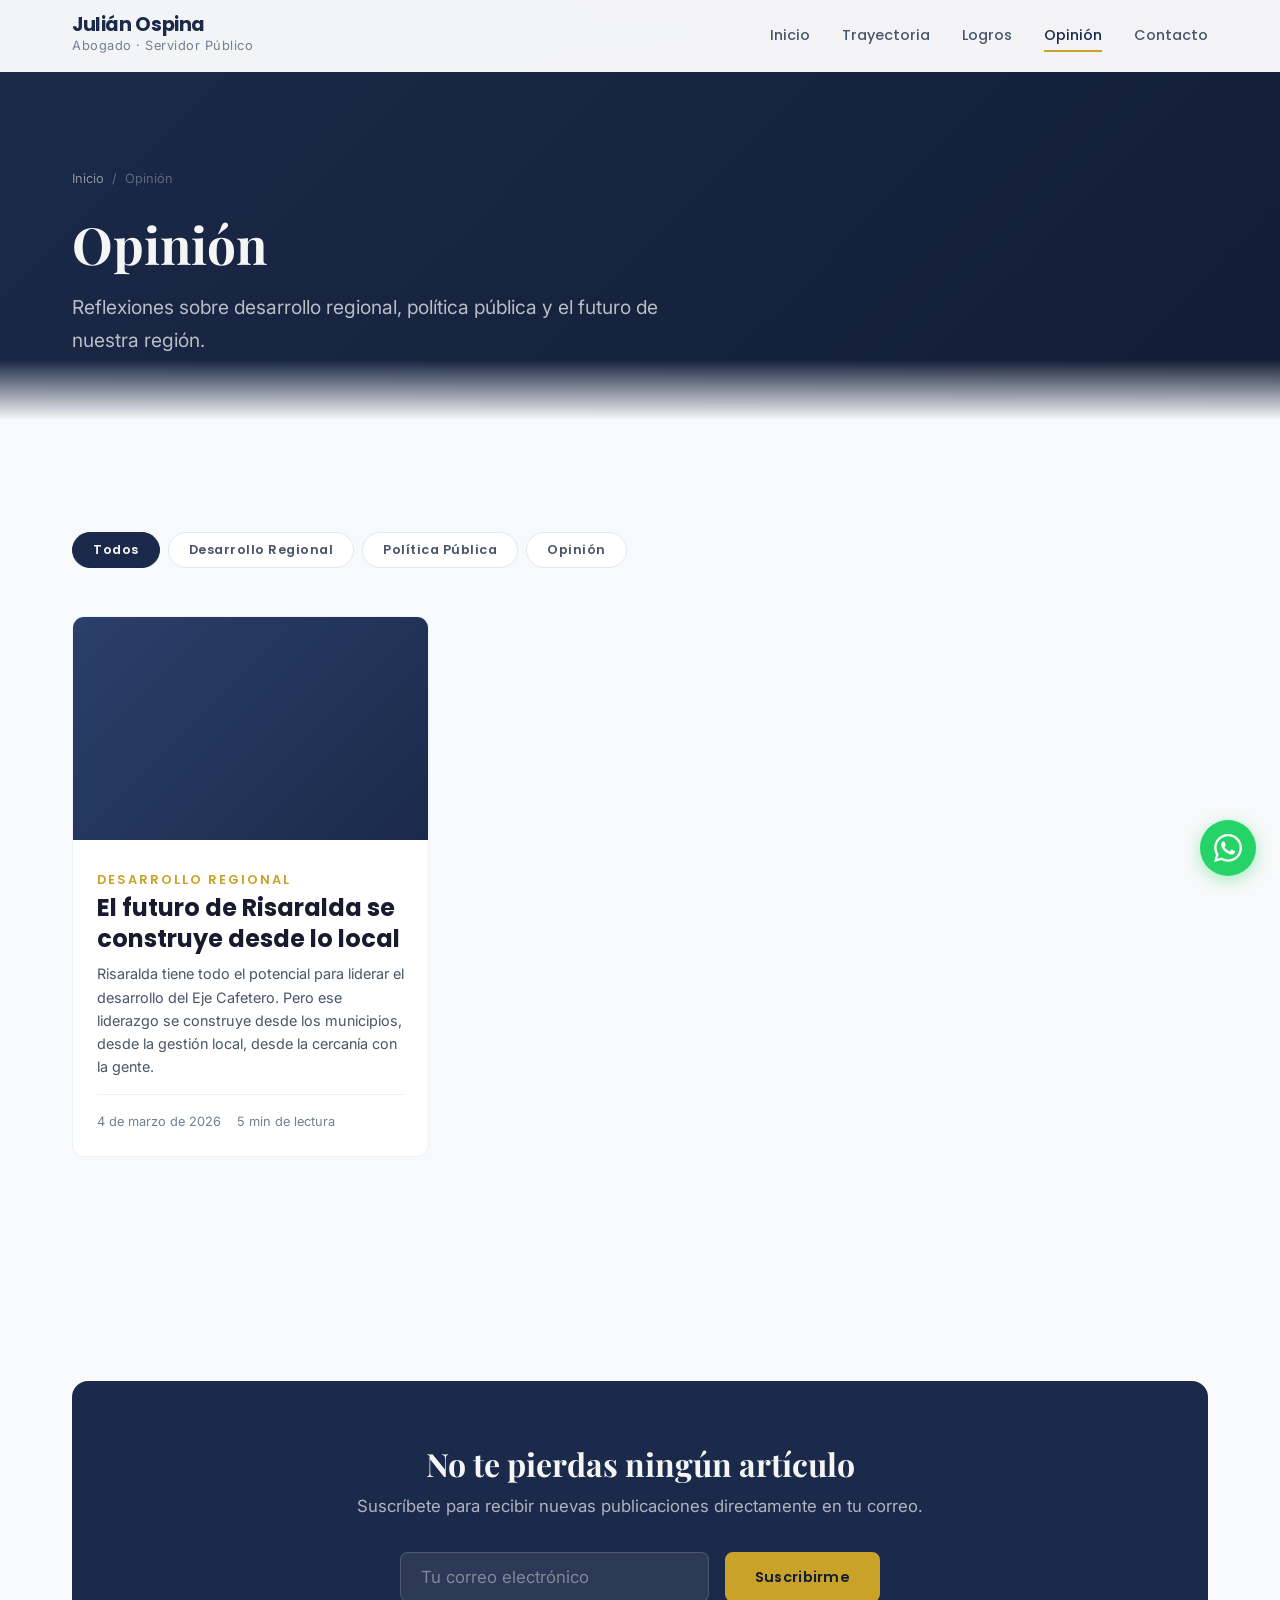
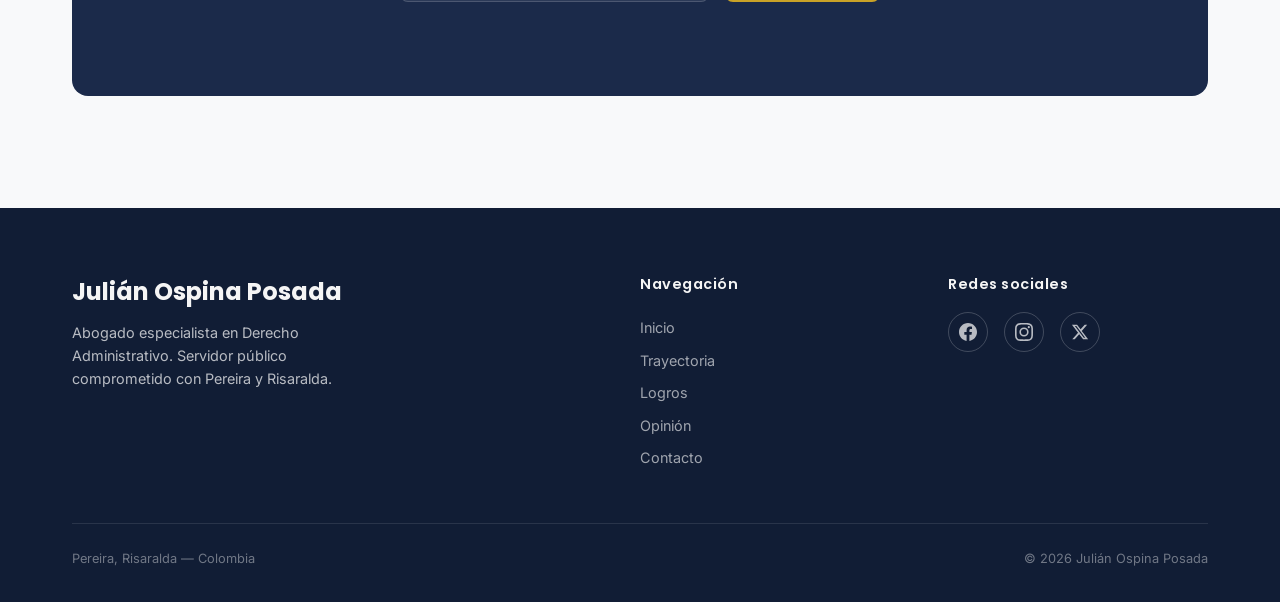
<file: pages/opinion.html>
<!DOCTYPE html>
<html lang="es">
<head>
    <meta charset="UTF-8">
    <meta name="viewport" content="width=device-width, initial-scale=1.0">
    <title>Opinión — Julián Ospina Posada</title>
    <meta name="description" content="Artículos de opinión de Julián Ospina Posada sobre desarrollo regional, política pública y el futuro de Pereira y Risaralda.">

    <link rel="preconnect" href="https://fonts.googleapis.com">
    <link rel="preconnect" href="https://fonts.gstatic.com" crossorigin>
    <link href="https://fonts.googleapis.com/css2?family=Playfair+Display:ital,wght@0,400;0,700;0,900;1,400&family=Poppins:wght@400;500;600;700&family=Inter:wght@300;400;500;600;700&display=swap" rel="stylesheet">
    <link rel="stylesheet" href="../assets/css/main.css">
    <link rel="stylesheet" href="../assets/css/blog.css">
</head>
<body>

<!-- Navigation -->
<nav class="nav" role="navigation" aria-label="Navegación principal">
    <div class="nav__inner">
        <a href="../index.html" class="nav__brand">
            <span class="nav__name">Julián Ospina</span>
            <span class="nav__tagline">Abogado · Servidor Público</span>
        </a>
        <div class="nav__links">
            <a href="../index.html" class="nav__link">Inicio</a>
            <a href="trayectoria.html" class="nav__link">Trayectoria</a>
            <a href="logros.html" class="nav__link">Logros</a>
            <a href="opinion.html" class="nav__link active">Opinión</a>
            <a href="contacto.html" class="nav__link">Contacto</a>
        </div>
        <button class="nav__toggle" aria-label="Abrir menú">
            <span></span><span></span><span></span>
        </button>
    </div>
    <div class="nav__mobile">
        <a href="../index.html" class="nav__mobile-link">Inicio</a>
        <a href="trayectoria.html" class="nav__mobile-link">Trayectoria</a>
        <a href="logros.html" class="nav__mobile-link">Logros</a>
        <a href="opinion.html" class="nav__mobile-link">Opinión</a>
        <a href="contacto.html" class="nav__mobile-link">Contacto</a>
    </div>
    <div class="nav__overlay"></div>
</nav>

<!-- Page Hero -->
<section class="page-hero">
    <div class="container">
        <div class="breadcrumb">
            <a href="../index.html">Inicio</a>
            <span>/</span>
            <span>Opinión</span>
        </div>
        <h1 class="page-hero__title">Opinión</h1>
        <p class="page-hero__subtitle">Reflexiones sobre desarrollo regional, política pública y el futuro de nuestra región.</p>
    </div>
</section>

<!-- Blog Listing -->
<section class="section">
    <div class="container">
        <!-- Filtros -->
        <div class="filters fade-in" id="blog-filters">
            <button class="filter-btn active" data-filter="todos">Todos</button>
            <button class="filter-btn" data-filter="Desarrollo Regional">Desarrollo Regional</button>
            <button class="filter-btn" data-filter="Política Pública">Política Pública</button>
            <button class="filter-btn" data-filter="Opinión">Opinión</button>
        </div>

        <!-- Blog grid (loaded by blog.js) -->
        <div class="blog-grid" id="blog-grid">
            <div class="blog-empty" style="grid-column: 1/-1;">
                <p>Cargando artículos...</p>
            </div>
        </div>
    </div>
</section>

<!-- Newsletter -->
<section class="section">
    <div class="container">
        <div class="newsletter fade-in">
            <h2 class="newsletter__title">No te pierdas ningún artículo</h2>
            <p class="newsletter__subtitle">Suscríbete para recibir nuevas publicaciones directamente en tu correo.</p>
            <form class="newsletter__form" id="newsletter-form" action="https://formspree.io/f/FORMSPREE_ID" method="POST">
                <input type="email" name="email" class="newsletter__input" placeholder="Tu correo electrónico" required aria-label="Correo electrónico">
                <input type="hidden" name="_subject" value="Nueva suscripción al newsletter">
                <button type="submit" class="btn btn--primary">Suscribirme</button>
            </form>
            <div class="newsletter__msg" id="newsletter-msg"></div>
        </div>
    </div>
</section>

<!-- Footer -->
<footer class="footer">
    <div class="container">
        <div class="footer__top">
            <div>
                <div class="footer__brand-name">Julián Ospina Posada</div>
                <p class="footer__brand-desc">Abogado especialista en Derecho Administrativo. Servidor público comprometido con Pereira y Risaralda.</p>
            </div>
            <div>
                <div class="footer__heading">Navegación</div>
                <a href="../index.html" class="footer__link">Inicio</a>
                <a href="trayectoria.html" class="footer__link">Trayectoria</a>
                <a href="logros.html" class="footer__link">Logros</a>
                <a href="opinion.html" class="footer__link">Opinión</a>
                <a href="contacto.html" class="footer__link">Contacto</a>
            </div>
            <div>
                <div class="footer__heading">Redes sociales</div>
                <div class="footer__social">
                    <a href="https://www.facebook.com/julianospinaposada" target="_blank" rel="noopener" class="footer__social-link" aria-label="Facebook">
                        <svg width="18" height="18" fill="currentColor" viewBox="0 0 24 24"><path d="M24 12.073c0-6.627-5.373-12-12-12s-12 5.373-12 12c0 5.99 4.388 10.954 10.125 11.854v-8.385H7.078v-3.47h3.047V9.43c0-3.007 1.792-4.669 4.533-4.669 1.312 0 2.686.235 2.686.235v2.953H15.83c-1.491 0-1.956.925-1.956 1.874v2.25h3.328l-.532 3.47h-2.796v8.385C19.612 23.027 24 18.062 24 12.073z"/></svg>
                    </a>
                    <a href="https://www.instagram.com/julianospinaposada" target="_blank" rel="noopener" class="footer__social-link" aria-label="Instagram">
                        <svg width="18" height="18" fill="currentColor" viewBox="0 0 24 24"><path d="M12 2.163c3.204 0 3.584.012 4.85.07 3.252.148 4.771 1.691 4.919 4.919.058 1.265.069 1.645.069 4.849 0 3.205-.012 3.584-.069 4.849-.149 3.225-1.664 4.771-4.919 4.919-1.266.058-1.644.07-4.85.07-3.204 0-3.584-.012-4.849-.07-3.26-.149-4.771-1.699-4.919-4.92-.058-1.265-.07-1.644-.07-4.849 0-3.204.013-3.583.07-4.849.149-3.227 1.664-4.771 4.919-4.919 1.266-.057 1.645-.069 4.849-.069zM12 0C8.741 0 8.333.014 7.053.072 2.695.272.273 2.69.073 7.052.014 8.333 0 8.741 0 12c0 3.259.014 3.668.072 4.948.2 4.358 2.618 6.78 6.98 6.98C8.333 23.986 8.741 24 12 24c3.259 0 3.668-.014 4.948-.072 4.354-.2 6.782-2.618 6.979-6.98.059-1.28.073-1.689.073-4.948 0-3.259-.014-3.667-.072-4.947-.196-4.354-2.617-6.78-6.979-6.98C15.668.014 15.259 0 12 0zm0 5.838a6.162 6.162 0 100 12.324 6.162 6.162 0 000-12.324zM12 16a4 4 0 110-8 4 4 0 010 8zm6.406-11.845a1.44 1.44 0 100 2.881 1.44 1.44 0 000-2.881z"/></svg>
                    </a>
                    <a href="https://x.com/julianospinapos" target="_blank" rel="noopener" class="footer__social-link" aria-label="X (Twitter)">
                        <svg width="18" height="18" fill="currentColor" viewBox="0 0 24 24"><path d="M18.244 2.25h3.308l-7.227 8.26 8.502 11.24H16.17l-5.214-6.817L4.99 21.75H1.68l7.73-8.835L1.254 2.25H8.08l4.713 6.231zm-1.161 17.52h1.833L7.084 4.126H5.117z"/></svg>
                    </a>
                </div>
            </div>
        </div>
        <div class="footer__bottom">
            <span>Pereira, Risaralda — Colombia</span>
            <span>&copy; 2026 Julián Ospina Posada</span>
        </div>
    </div>
</footer>

<a href="https://wa.me/573116044573" target="_blank" rel="noopener" class="whatsapp-float" aria-label="Contactar por WhatsApp">
    <svg width="28" height="28" fill="currentColor" viewBox="0 0 24 24"><path d="M17.472 14.382c-.297-.149-1.758-.867-2.03-.967-.273-.099-.471-.148-.67.15-.197.297-.767.966-.94 1.164-.173.199-.347.223-.644.075-.297-.15-1.255-.463-2.39-1.475-.883-.788-1.48-1.761-1.653-2.059-.173-.297-.018-.458.13-.606.134-.133.298-.347.446-.52.149-.174.198-.298.298-.497.099-.198.05-.371-.025-.52-.075-.149-.669-1.612-.916-2.207-.242-.579-.487-.5-.669-.51-.173-.008-.371-.01-.57-.01-.198 0-.52.074-.792.372-.272.297-1.04 1.016-1.04 2.479 0 1.462 1.065 2.875 1.213 3.074.149.198 2.096 3.2 5.077 4.487.709.306 1.262.489 1.694.625.712.227 1.36.195 1.871.118.571-.085 1.758-.719 2.006-1.413.248-.694.248-1.289.173-1.413-.074-.124-.272-.198-.57-.347m-5.421 7.403h-.004a9.87 9.87 0 01-5.031-1.378l-.361-.214-3.741.982.998-3.648-.235-.374a9.86 9.86 0 01-1.51-5.26c.001-5.45 4.436-9.884 9.888-9.884 2.64 0 5.122 1.03 6.988 2.898a9.825 9.825 0 012.893 6.994c-.003 5.45-4.437 9.884-9.885 9.884m8.413-18.297A11.815 11.815 0 0012.05 0C5.495 0 .16 5.335.157 11.892c0 2.096.547 4.142 1.588 5.945L.057 24l6.305-1.654a11.882 11.882 0 005.683 1.448h.005c6.554 0 11.89-5.335 11.893-11.893a11.821 11.821 0 00-3.48-8.413z"/></svg>
</a>

<script src="../assets/js/main.js"></script>
<script src="../assets/js/blog.js"></script>
<script src="../assets/js/newsletter.js"></script>
</body>
</html>
</file>
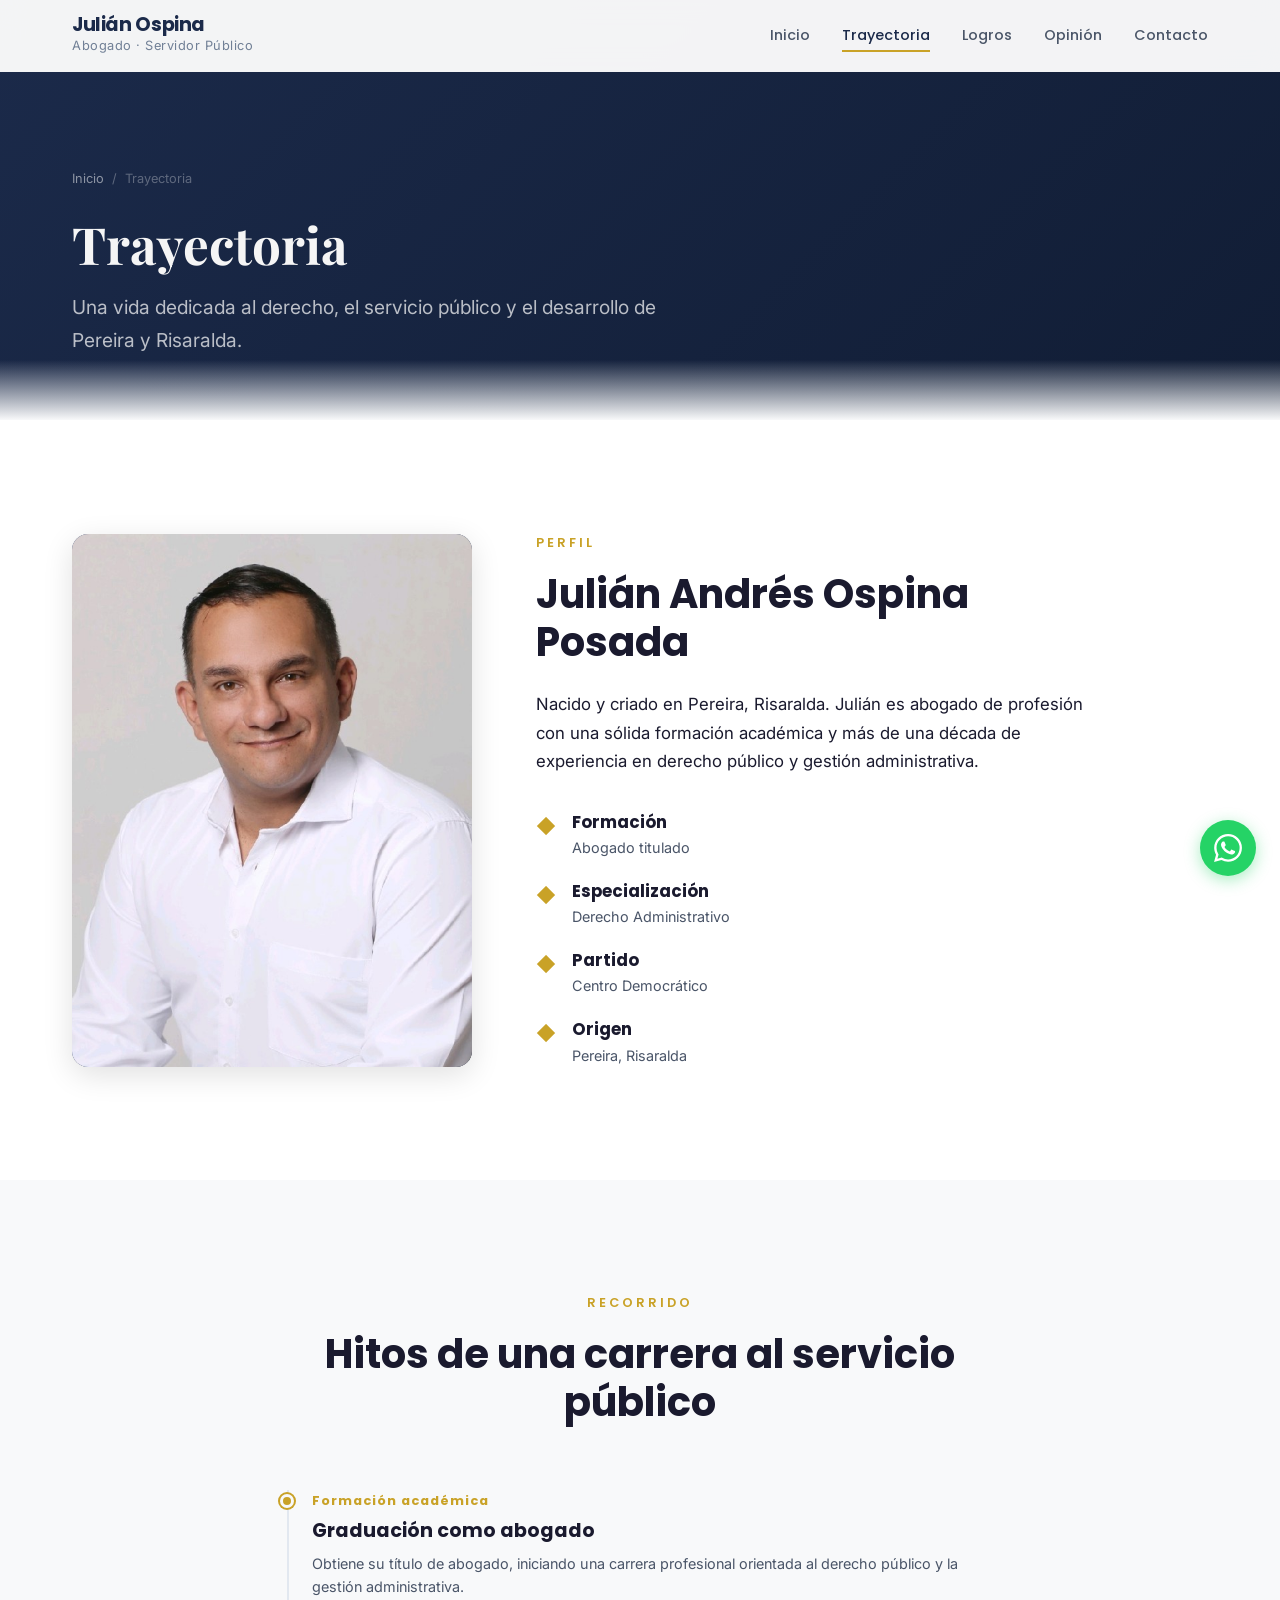
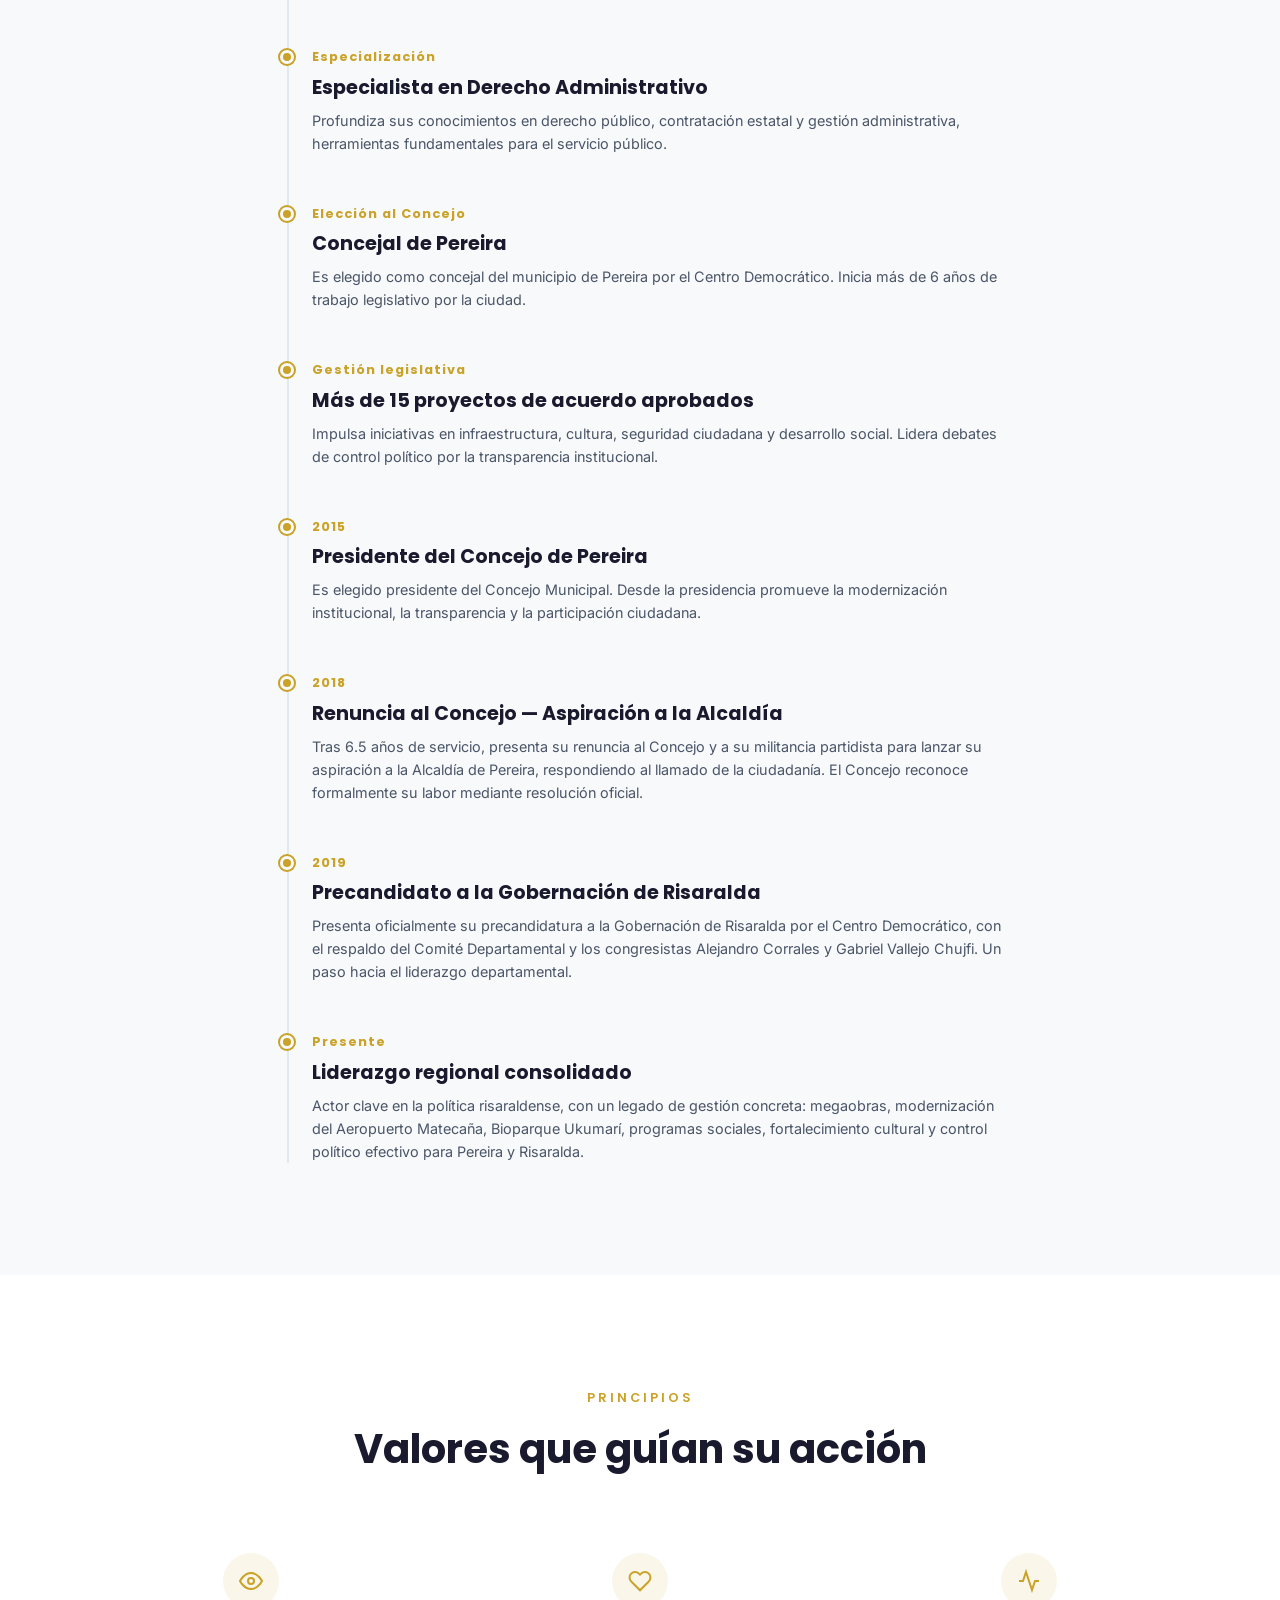
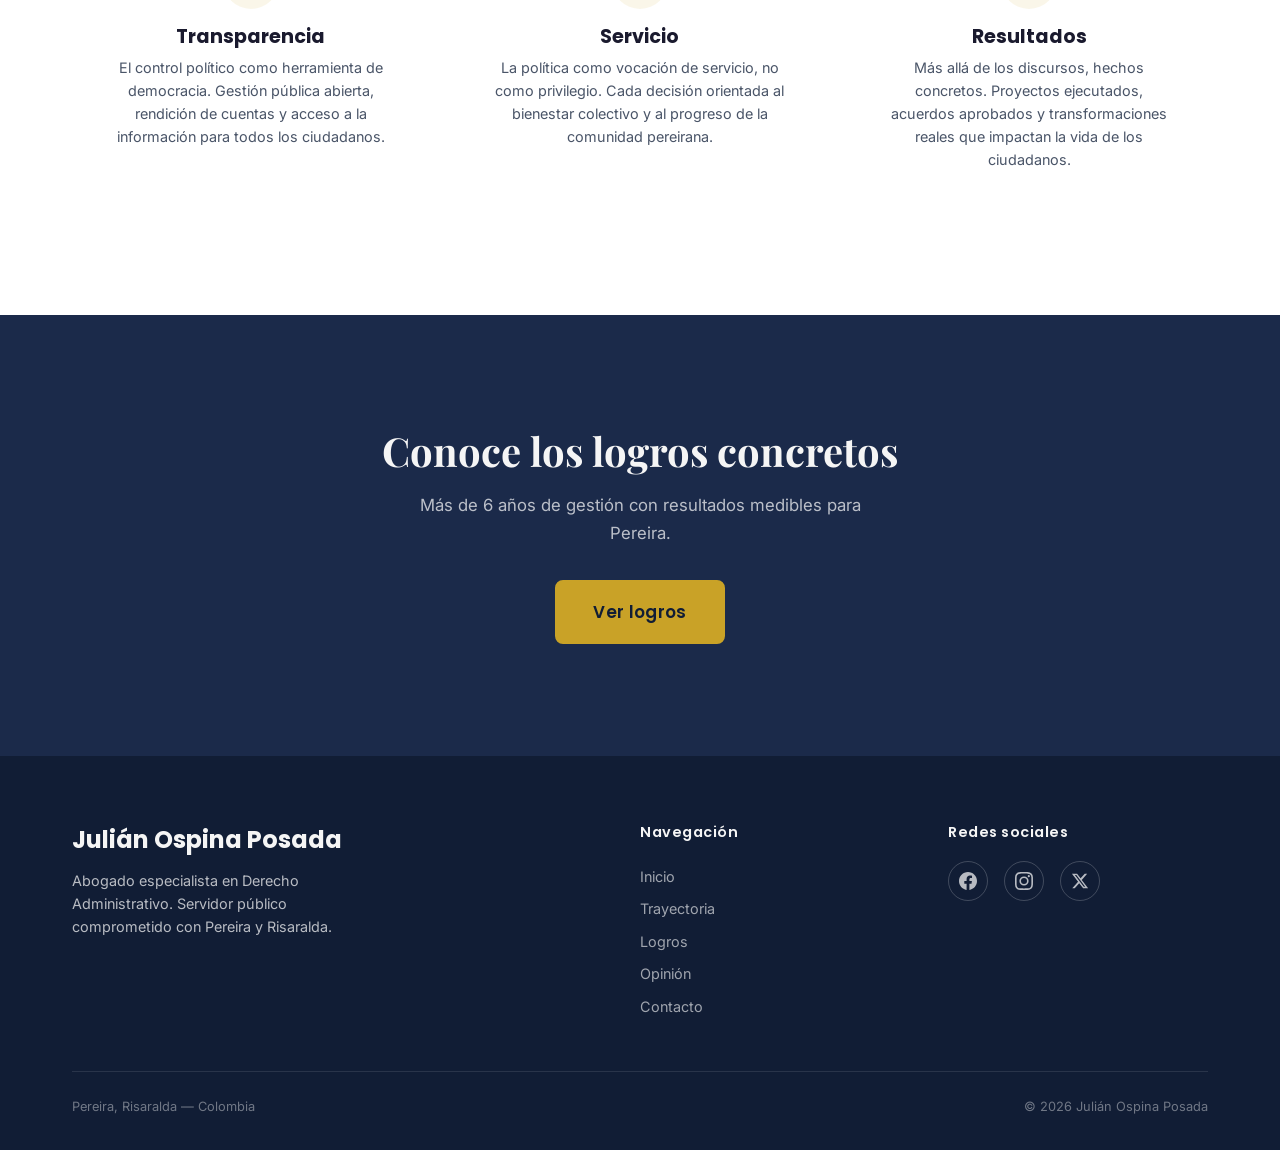
<file: pages/trayectoria.html>
<!DOCTYPE html>
<html lang="es">
<head>
    <meta charset="UTF-8">
    <meta name="viewport" content="width=device-width, initial-scale=1.0">
    <title>Trayectoria — Julián Ospina Posada</title>
    <meta name="description" content="Conoce la trayectoria profesional y política de Julián Ospina Posada: abogado, especialista en Derecho Administrativo, ex-concejal y presidente del Concejo de Pereira, precandidato a la Gobernación de Risaralda.">

    <link rel="preconnect" href="https://fonts.googleapis.com">
    <link rel="preconnect" href="https://fonts.gstatic.com" crossorigin>
    <link href="https://fonts.googleapis.com/css2?family=Playfair+Display:ital,wght@0,400;0,700;0,900;1,400&family=Poppins:wght@400;500;600;700&family=Inter:wght@300;400;500;600;700&display=swap" rel="stylesheet">
    <link rel="stylesheet" href="../assets/css/main.css">
</head>
<body>

<!-- Navigation -->
<nav class="nav" role="navigation" aria-label="Navegación principal">
    <div class="nav__inner">
        <a href="../index.html" class="nav__brand">
            <span class="nav__name">Julián Ospina</span>
            <span class="nav__tagline">Abogado · Servidor Público</span>
        </a>
        <div class="nav__links">
            <a href="../index.html" class="nav__link">Inicio</a>
            <a href="trayectoria.html" class="nav__link active">Trayectoria</a>
            <a href="logros.html" class="nav__link">Logros</a>
            <a href="opinion.html" class="nav__link">Opinión</a>
            <a href="contacto.html" class="nav__link">Contacto</a>
        </div>
        <button class="nav__toggle" aria-label="Abrir menú">
            <span></span><span></span><span></span>
        </button>
    </div>
    <div class="nav__mobile">
        <a href="../index.html" class="nav__mobile-link">Inicio</a>
        <a href="trayectoria.html" class="nav__mobile-link">Trayectoria</a>
        <a href="logros.html" class="nav__mobile-link">Logros</a>
        <a href="opinion.html" class="nav__mobile-link">Opinión</a>
        <a href="contacto.html" class="nav__mobile-link">Contacto</a>
    </div>
    <div class="nav__overlay"></div>
</nav>

<!-- Page Hero -->
<section class="page-hero">
    <div class="container">
        <div class="breadcrumb">
            <a href="../index.html">Inicio</a>
            <span>/</span>
            <span>Trayectoria</span>
        </div>
        <h1 class="page-hero__title">Trayectoria</h1>
        <p class="page-hero__subtitle">Una vida dedicada al derecho, el servicio público y el desarrollo de Pereira y Risaralda.</p>
    </div>
</section>

<!-- Perfil personal -->
<section class="section section--alt">
    <div class="container">
        <div class="intro fade-in">
            <img src="../assets/img/julian-ospina-portrait.jpeg" alt="Julián Ospina Posada" class="intro__image" loading="lazy" width="400" height="533">
            <div class="intro__text">
                <span class="section-label">Perfil</span>
                <h2 class="section-title">Julián Andrés Ospina Posada</h2>
                <p>Nacido y criado en Pereira, Risaralda. Julián es abogado de profesión con una sólida formación académica y más de una década de experiencia en derecho público y gestión administrativa.</p>

                <div style="margin-top: var(--space-xl); display: flex; flex-direction: column; gap: var(--space-md);">
                    <div style="display: flex; align-items: flex-start; gap: var(--space-md);">
                        <span style="color: var(--color-accent); font-size: 1.2rem; margin-top: 2px;">&#9670;</span>
                        <div>
                            <strong style="font-family: var(--font-heading);">Formación</strong>
                            <p style="color: var(--color-text-secondary); font-size: var(--text-sm);">Abogado titulado</p>
                        </div>
                    </div>
                    <div style="display: flex; align-items: flex-start; gap: var(--space-md);">
                        <span style="color: var(--color-accent); font-size: 1.2rem; margin-top: 2px;">&#9670;</span>
                        <div>
                            <strong style="font-family: var(--font-heading);">Especialización</strong>
                            <p style="color: var(--color-text-secondary); font-size: var(--text-sm);">Derecho Administrativo</p>
                        </div>
                    </div>
                    <div style="display: flex; align-items: flex-start; gap: var(--space-md);">
                        <span style="color: var(--color-accent); font-size: 1.2rem; margin-top: 2px;">&#9670;</span>
                        <div>
                            <strong style="font-family: var(--font-heading);">Partido</strong>
                            <p style="color: var(--color-text-secondary); font-size: var(--text-sm);">Centro Democrático</p>
                        </div>
                    </div>
                    <div style="display: flex; align-items: flex-start; gap: var(--space-md);">
                        <span style="color: var(--color-accent); font-size: 1.2rem; margin-top: 2px;">&#9670;</span>
                        <div>
                            <strong style="font-family: var(--font-heading);">Origen</strong>
                            <p style="color: var(--color-text-secondary); font-size: var(--text-sm);">Pereira, Risaralda</p>
                        </div>
                    </div>
                </div>
            </div>
        </div>
    </div>
</section>

<!-- Timeline -->
<section class="section">
    <div class="container container--narrow">
        <div class="text-center fade-in" style="margin-bottom: var(--space-3xl);">
            <span class="section-label">Recorrido</span>
            <h2 class="section-title">Hitos de una carrera al servicio público</h2>
        </div>

        <div class="timeline">
            <div class="timeline__item fade-in">
                <div class="timeline__dot"></div>
                <div class="timeline__year">Formación académica</div>
                <div class="timeline__title">Graduación como abogado</div>
                <div class="timeline__desc">Obtiene su título de abogado, iniciando una carrera profesional orientada al derecho público y la gestión administrativa.</div>
            </div>

            <div class="timeline__item fade-in">
                <div class="timeline__dot"></div>
                <div class="timeline__year">Especialización</div>
                <div class="timeline__title">Especialista en Derecho Administrativo</div>
                <div class="timeline__desc">Profundiza sus conocimientos en derecho público, contratación estatal y gestión administrativa, herramientas fundamentales para el servicio público.</div>
            </div>

            <div class="timeline__item fade-in">
                <div class="timeline__dot"></div>
                <div class="timeline__year">Elección al Concejo</div>
                <div class="timeline__title">Concejal de Pereira</div>
                <div class="timeline__desc">Es elegido como concejal del municipio de Pereira por el Centro Democrático. Inicia más de 6 años de trabajo legislativo por la ciudad.</div>
            </div>

            <div class="timeline__item fade-in">
                <div class="timeline__dot"></div>
                <div class="timeline__year">Gestión legislativa</div>
                <div class="timeline__title">Más de 15 proyectos de acuerdo aprobados</div>
                <div class="timeline__desc">Impulsa iniciativas en infraestructura, cultura, seguridad ciudadana y desarrollo social. Lidera debates de control político por la transparencia institucional.</div>
            </div>

            <div class="timeline__item fade-in">
                <div class="timeline__dot"></div>
                <div class="timeline__year">2015</div>
                <div class="timeline__title">Presidente del Concejo de Pereira</div>
                <div class="timeline__desc">Es elegido presidente del Concejo Municipal. Desde la presidencia promueve la modernización institucional, la transparencia y la participación ciudadana.</div>
            </div>

            <div class="timeline__item fade-in">
                <div class="timeline__dot"></div>
                <div class="timeline__year">2018</div>
                <div class="timeline__title">Renuncia al Concejo — Aspiración a la Alcaldía</div>
                <div class="timeline__desc">Tras 6.5 años de servicio, presenta su renuncia al Concejo y a su militancia partidista para lanzar su aspiración a la Alcaldía de Pereira, respondiendo al llamado de la ciudadanía. El Concejo reconoce formalmente su labor mediante resolución oficial.</div>
            </div>

            <div class="timeline__item fade-in">
                <div class="timeline__dot"></div>
                <div class="timeline__year">2019</div>
                <div class="timeline__title">Precandidato a la Gobernación de Risaralda</div>
                <div class="timeline__desc">Presenta oficialmente su precandidatura a la Gobernación de Risaralda por el Centro Democrático, con el respaldo del Comité Departamental y los congresistas Alejandro Corrales y Gabriel Vallejo Chujfi. Un paso hacia el liderazgo departamental.</div>
            </div>

            <div class="timeline__item fade-in">
                <div class="timeline__dot"></div>
                <div class="timeline__year">Presente</div>
                <div class="timeline__title">Liderazgo regional consolidado</div>
                <div class="timeline__desc">Actor clave en la política risaraldense, con un legado de gestión concreta: megaobras, modernización del Aeropuerto Matecaña, Bioparque Ukumarí, programas sociales, fortalecimiento cultural y control político efectivo para Pereira y Risaralda.</div>
            </div>
        </div>
    </div>
</section>

<!-- Valores -->
<section class="section section--alt">
    <div class="container">
        <div class="text-center fade-in">
            <span class="section-label">Principios</span>
            <h2 class="section-title">Valores que guían su acción</h2>
        </div>

        <div class="grid grid--3 stagger" style="margin-top: var(--space-2xl);">
            <div class="value-card">
                <div class="value-card__icon">
                    <svg width="24" height="24" fill="none" stroke="currentColor" stroke-width="2" viewBox="0 0 24 24"><path d="M1 12s4-8 11-8 11 8 11 8-4 8-11 8-11-8-11-8z"/><circle cx="12" cy="12" r="3"/></svg>
                </div>
                <h3 class="value-card__title">Transparencia</h3>
                <p class="value-card__text">El control político como herramienta de democracia. Gestión pública abierta, rendición de cuentas y acceso a la información para todos los ciudadanos.</p>
            </div>
            <div class="value-card">
                <div class="value-card__icon">
                    <svg width="24" height="24" fill="none" stroke="currentColor" stroke-width="2" viewBox="0 0 24 24"><path d="M20.84 4.61a5.5 5.5 0 00-7.78 0L12 5.67l-1.06-1.06a5.5 5.5 0 00-7.78 7.78l1.06 1.06L12 21.23l7.78-7.78 1.06-1.06a5.5 5.5 0 000-7.78z"/></svg>
                </div>
                <h3 class="value-card__title">Servicio</h3>
                <p class="value-card__text">La política como vocación de servicio, no como privilegio. Cada decisión orientada al bienestar colectivo y al progreso de la comunidad pereirana.</p>
            </div>
            <div class="value-card">
                <div class="value-card__icon">
                    <svg width="24" height="24" fill="none" stroke="currentColor" stroke-width="2" viewBox="0 0 24 24"><polyline points="22 12 18 12 15 21 9 3 6 12 2 12"/></svg>
                </div>
                <h3 class="value-card__title">Resultados</h3>
                <p class="value-card__text">Más allá de los discursos, hechos concretos. Proyectos ejecutados, acuerdos aprobados y transformaciones reales que impactan la vida de los ciudadanos.</p>
            </div>
        </div>
    </div>
</section>

<!-- CTA -->
<section class="section section--dark text-center">
    <div class="container">
        <h2 style="font-family: var(--font-display); font-size: var(--text-3xl); color: var(--color-text-on-dark); margin-bottom: var(--space-md);">Conoce los logros concretos</h2>
        <p style="color: rgba(255,255,255,0.7); margin-bottom: var(--space-xl); max-width: 500px; margin-left: auto; margin-right: auto;">Más de 6 años de gestión con resultados medibles para Pereira.</p>
        <a href="logros.html" class="btn btn--primary btn--lg">Ver logros</a>
    </div>
</section>

<!-- Footer -->
<footer class="footer">
    <div class="container">
        <div class="footer__top">
            <div>
                <div class="footer__brand-name">Julián Ospina Posada</div>
                <p class="footer__brand-desc">Abogado especialista en Derecho Administrativo. Servidor público comprometido con Pereira y Risaralda.</p>
            </div>
            <div>
                <div class="footer__heading">Navegación</div>
                <a href="../index.html" class="footer__link">Inicio</a>
                <a href="trayectoria.html" class="footer__link">Trayectoria</a>
                <a href="logros.html" class="footer__link">Logros</a>
                <a href="opinion.html" class="footer__link">Opinión</a>
                <a href="contacto.html" class="footer__link">Contacto</a>
            </div>
            <div>
                <div class="footer__heading">Redes sociales</div>
                <div class="footer__social">
                    <a href="https://www.facebook.com/julianospinaposada" target="_blank" rel="noopener" class="footer__social-link" aria-label="Facebook">
                        <svg width="18" height="18" fill="currentColor" viewBox="0 0 24 24"><path d="M24 12.073c0-6.627-5.373-12-12-12s-12 5.373-12 12c0 5.99 4.388 10.954 10.125 11.854v-8.385H7.078v-3.47h3.047V9.43c0-3.007 1.792-4.669 4.533-4.669 1.312 0 2.686.235 2.686.235v2.953H15.83c-1.491 0-1.956.925-1.956 1.874v2.25h3.328l-.532 3.47h-2.796v8.385C19.612 23.027 24 18.062 24 12.073z"/></svg>
                    </a>
                    <a href="https://www.instagram.com/julianospinaposada" target="_blank" rel="noopener" class="footer__social-link" aria-label="Instagram">
                        <svg width="18" height="18" fill="currentColor" viewBox="0 0 24 24"><path d="M12 2.163c3.204 0 3.584.012 4.85.07 3.252.148 4.771 1.691 4.919 4.919.058 1.265.069 1.645.069 4.849 0 3.205-.012 3.584-.069 4.849-.149 3.225-1.664 4.771-4.919 4.919-1.266.058-1.644.07-4.85.07-3.204 0-3.584-.012-4.849-.07-3.26-.149-4.771-1.699-4.919-4.92-.058-1.265-.07-1.644-.07-4.849 0-3.204.013-3.583.07-4.849.149-3.227 1.664-4.771 4.919-4.919 1.266-.057 1.645-.069 4.849-.069zM12 0C8.741 0 8.333.014 7.053.072 2.695.272.273 2.69.073 7.052.014 8.333 0 8.741 0 12c0 3.259.014 3.668.072 4.948.2 4.358 2.618 6.78 6.98 6.98C8.333 23.986 8.741 24 12 24c3.259 0 3.668-.014 4.948-.072 4.354-.2 6.782-2.618 6.979-6.98.059-1.28.073-1.689.073-4.948 0-3.259-.014-3.667-.072-4.947-.196-4.354-2.617-6.78-6.979-6.98C15.668.014 15.259 0 12 0zm0 5.838a6.162 6.162 0 100 12.324 6.162 6.162 0 000-12.324zM12 16a4 4 0 110-8 4 4 0 010 8zm6.406-11.845a1.44 1.44 0 100 2.881 1.44 1.44 0 000-2.881z"/></svg>
                    </a>
                    <a href="https://x.com/julianospinapos" target="_blank" rel="noopener" class="footer__social-link" aria-label="X (Twitter)">
                        <svg width="18" height="18" fill="currentColor" viewBox="0 0 24 24"><path d="M18.244 2.25h3.308l-7.227 8.26 8.502 11.24H16.17l-5.214-6.817L4.99 21.75H1.68l7.73-8.835L1.254 2.25H8.08l4.713 6.231zm-1.161 17.52h1.833L7.084 4.126H5.117z"/></svg>
                    </a>
                </div>
            </div>
        </div>
        <div class="footer__bottom">
            <span>Pereira, Risaralda — Colombia</span>
            <span>&copy; 2026 Julián Ospina Posada</span>
        </div>
    </div>
</footer>

<a href="https://wa.me/573116044573" target="_blank" rel="noopener" class="whatsapp-float" aria-label="Contactar por WhatsApp">
    <svg width="28" height="28" fill="currentColor" viewBox="0 0 24 24"><path d="M17.472 14.382c-.297-.149-1.758-.867-2.03-.967-.273-.099-.471-.148-.67.15-.197.297-.767.966-.94 1.164-.173.199-.347.223-.644.075-.297-.15-1.255-.463-2.39-1.475-.883-.788-1.48-1.761-1.653-2.059-.173-.297-.018-.458.13-.606.134-.133.298-.347.446-.52.149-.174.198-.298.298-.497.099-.198.05-.371-.025-.52-.075-.149-.669-1.612-.916-2.207-.242-.579-.487-.5-.669-.51-.173-.008-.371-.01-.57-.01-.198 0-.52.074-.792.372-.272.297-1.04 1.016-1.04 2.479 0 1.462 1.065 2.875 1.213 3.074.149.198 2.096 3.2 5.077 4.487.709.306 1.262.489 1.694.625.712.227 1.36.195 1.871.118.571-.085 1.758-.719 2.006-1.413.248-.694.248-1.289.173-1.413-.074-.124-.272-.198-.57-.347m-5.421 7.403h-.004a9.87 9.87 0 01-5.031-1.378l-.361-.214-3.741.982.998-3.648-.235-.374a9.86 9.86 0 01-1.51-5.26c.001-5.45 4.436-9.884 9.888-9.884 2.64 0 5.122 1.03 6.988 2.898a9.825 9.825 0 012.893 6.994c-.003 5.45-4.437 9.884-9.885 9.884m8.413-18.297A11.815 11.815 0 0012.05 0C5.495 0 .16 5.335.157 11.892c0 2.096.547 4.142 1.588 5.945L.057 24l6.305-1.654a11.882 11.882 0 005.683 1.448h.005c6.554 0 11.89-5.335 11.893-11.893a11.821 11.821 0 00-3.48-8.413z"/></svg>
</a>

<script src="../assets/js/main.js"></script>
</body>
</html>
</file>
<file: assets/css/main.css>
/* ============================================
   Julián Ospina Posada - Design System
   ============================================ */

/* --- CSS Custom Properties --- */
:root {
    /* Colors */
    --color-primary: #1B2A4A;
    --color-primary-dark: #111D35;
    --color-primary-light: #2A3F6A;
    --color-accent: #C9A227;
    --color-accent-light: #E6C84C;
    --color-accent-dark: #A68520;
    --color-bg: #F8F9FA;
    --color-bg-white: #FFFFFF;
    --color-bg-dark: #1B2A4A;
    --color-text: #1A1A2E;
    --color-text-secondary: #4A5568;
    --color-text-light: #718096;
    --color-text-on-dark: #F5F5F5;
    --color-border: #E2E8F0;
    --color-border-light: #EDF2F7;
    --color-success: #48BB78;
    --color-error: #F56565;

    /* Typography */
    --font-display: 'Playfair Display', Georgia, serif;
    --font-heading: 'Poppins', 'Segoe UI', sans-serif;
    --font-body: 'Inter', 'Segoe UI', sans-serif;

    /* Font sizes (fluid) */
    --text-xs: clamp(0.75rem, 0.7rem + 0.25vw, 0.8rem);
    --text-sm: clamp(0.8rem, 0.76rem + 0.2vw, 0.9rem);
    --text-base: clamp(0.95rem, 0.9rem + 0.25vw, 1.05rem);
    --text-lg: clamp(1.05rem, 1rem + 0.3vw, 1.2rem);
    --text-xl: clamp(1.2rem, 1.1rem + 0.5vw, 1.5rem);
    --text-2xl: clamp(1.5rem, 1.3rem + 1vw, 2rem);
    --text-3xl: clamp(1.8rem, 1.5rem + 1.5vw, 2.5rem);
    --text-4xl: clamp(2.2rem, 1.8rem + 2vw, 3.2rem);
    --text-5xl: clamp(2.8rem, 2rem + 3vw, 4rem);

    /* Spacing */
    --space-xs: 0.25rem;
    --space-sm: 0.5rem;
    --space-md: 1rem;
    --space-lg: 1.5rem;
    --space-xl: 2rem;
    --space-2xl: 3rem;
    --space-3xl: 4rem;
    --space-4xl: 6rem;
    --space-section: clamp(4rem, 3rem + 5vw, 7rem);

    /* Layout */
    --max-width: 1200px;
    --max-width-narrow: 800px;
    --nav-height: 72px;
    --border-radius: 8px;
    --border-radius-lg: 12px;
    --border-radius-xl: 16px;

    /* Shadows */
    --shadow-sm: 0 1px 3px rgba(0,0,0,0.08);
    --shadow-md: 0 4px 12px rgba(0,0,0,0.1);
    --shadow-lg: 0 8px 30px rgba(0,0,0,0.12);
    --shadow-xl: 0 16px 48px rgba(0,0,0,0.15);

    /* Transitions */
    --transition-fast: 0.2s ease;
    --transition-base: 0.3s ease;
    --transition-slow: 0.5s ease;
}

/* --- Reset & Base --- */
*,
*::before,
*::after {
    margin: 0;
    padding: 0;
    box-sizing: border-box;
}

html {
    scroll-behavior: smooth;
    scroll-padding-top: var(--nav-height);
}

body {
    font-family: var(--font-body);
    font-size: var(--text-base);
    line-height: 1.7;
    color: var(--color-text);
    background: var(--color-bg);
    -webkit-font-smoothing: antialiased;
    -moz-osx-font-smoothing: grayscale;
    overflow-x: hidden;
}

img {
    max-width: 100%;
    height: auto;
    display: block;
}

a {
    color: var(--color-primary);
    text-decoration: none;
    transition: color var(--transition-fast);
}

a:hover {
    color: var(--color-accent);
}

ul, ol {
    list-style: none;
}

button {
    cursor: pointer;
    border: none;
    background: none;
    font-family: inherit;
}

/* --- Typography --- */
h1, h2, h3, h4, h5, h6 {
    font-family: var(--font-heading);
    font-weight: 700;
    line-height: 1.2;
    color: var(--color-text);
}

h1 { font-size: var(--text-5xl); }
h2 { font-size: var(--text-3xl); }
h3 { font-size: var(--text-2xl); }
h4 { font-size: var(--text-xl); }

.display-font {
    font-family: var(--font-display);
}

.section-label {
    font-family: var(--font-heading);
    font-size: var(--text-xs);
    font-weight: 600;
    letter-spacing: 3px;
    text-transform: uppercase;
    color: var(--color-accent);
    display: block;
    margin-bottom: var(--space-md);
}

.section-title {
    font-size: var(--text-3xl);
    color: var(--color-text);
    margin-bottom: var(--space-lg);
}

.section-subtitle {
    font-size: var(--text-lg);
    color: var(--color-text-secondary);
    max-width: 600px;
    line-height: 1.7;
}

/* --- Layout --- */
.container {
    width: 100%;
    max-width: var(--max-width);
    margin: 0 auto;
    padding: 0 var(--space-xl);
}

.container--narrow {
    max-width: var(--max-width-narrow);
}

.section {
    padding: var(--space-section) 0;
}

.section--dark {
    background: var(--color-bg-dark);
    color: var(--color-text-on-dark);
}

.section--dark .section-title,
.section--dark h2,
.section--dark h3 {
    color: var(--color-text-on-dark);
}

.section--dark .section-subtitle {
    color: rgba(255,255,255,0.7);
}

.section--alt {
    background: var(--color-bg-white);
}

/* Grid system */
.grid {
    display: grid;
    gap: var(--space-xl);
}

.grid--2 { grid-template-columns: 1fr; }
.grid--3 { grid-template-columns: 1fr; }
.grid--4 { grid-template-columns: 1fr; }

@media (min-width: 640px) {
    .grid--2 { grid-template-columns: repeat(2, 1fr); }
    .grid--3 { grid-template-columns: repeat(2, 1fr); }
    .grid--4 { grid-template-columns: repeat(2, 1fr); }
}

@media (min-width: 1024px) {
    .grid--3 { grid-template-columns: repeat(3, 1fr); }
    .grid--4 { grid-template-columns: repeat(4, 1fr); }
}

/* Flex utilities */
.flex { display: flex; }
.flex-center { display: flex; align-items: center; justify-content: center; }
.flex-between { display: flex; align-items: center; justify-content: space-between; }
.flex-col { flex-direction: column; }
.flex-wrap { flex-wrap: wrap; }
.gap-sm { gap: var(--space-sm); }
.gap-md { gap: var(--space-md); }
.gap-lg { gap: var(--space-lg); }
.gap-xl { gap: var(--space-xl); }

/* Text alignment */
.text-center { text-align: center; }
.text-left { text-align: left; }
.text-right { text-align: right; }
.mx-auto { margin-left: auto; margin-right: auto; }

/* ============================================
   NAVIGATION
   ============================================ */
.nav {
    position: fixed;
    top: 0;
    left: 0;
    right: 0;
    height: var(--nav-height);
    z-index: 1000;
    background: rgba(255, 255, 255, 0.95);
    backdrop-filter: blur(12px);
    -webkit-backdrop-filter: blur(12px);
    border-bottom: 1px solid transparent;
    transition: all var(--transition-base);
}

.nav.scrolled {
    background: rgba(255, 255, 255, 0.98);
    border-bottom-color: var(--color-border);
    box-shadow: var(--shadow-sm);
}

.nav__inner {
    max-width: var(--max-width);
    margin: 0 auto;
    padding: 0 var(--space-xl);
    height: 100%;
    display: flex;
    align-items: center;
    justify-content: space-between;
}

.nav__brand {
    display: flex;
    flex-direction: column;
    text-decoration: none;
}

.nav__name {
    font-family: var(--font-heading);
    font-size: var(--text-lg);
    font-weight: 700;
    color: var(--color-primary);
    line-height: 1.1;
    letter-spacing: -0.02em;
}

.nav__tagline {
    font-size: var(--text-xs);
    color: var(--color-text-light);
    letter-spacing: 0.5px;
}

.nav__links {
    display: none;
    align-items: center;
    gap: var(--space-xl);
}

.nav__link {
    font-family: var(--font-heading);
    font-size: var(--text-sm);
    font-weight: 500;
    color: var(--color-text-secondary);
    text-decoration: none;
    position: relative;
    transition: color var(--transition-fast);
}

.nav__link::after {
    content: '';
    position: absolute;
    bottom: -4px;
    left: 0;
    width: 0;
    height: 2px;
    background: var(--color-accent);
    transition: width var(--transition-base);
}

.nav__link:hover,
.nav__link.active {
    color: var(--color-primary);
}

.nav__link:hover::after,
.nav__link.active::after {
    width: 100%;
}

/* Hamburger */
.nav__toggle {
    display: flex;
    flex-direction: column;
    gap: 5px;
    padding: 8px;
    cursor: pointer;
    z-index: 1001;
}

.nav__toggle span {
    display: block;
    width: 24px;
    height: 2px;
    background: var(--color-primary);
    transition: all var(--transition-base);
    border-radius: 2px;
}

.nav__toggle.active span:nth-child(1) {
    transform: rotate(45deg) translate(5px, 5px);
}

.nav__toggle.active span:nth-child(2) {
    opacity: 0;
}

.nav__toggle.active span:nth-child(3) {
    transform: rotate(-45deg) translate(5px, -5px);
}

/* Mobile menu */
.nav__mobile {
    position: fixed;
    top: 0;
    right: -100%;
    width: 80%;
    max-width: 360px;
    height: 100vh;
    background: var(--color-bg-white);
    padding: calc(var(--nav-height) + var(--space-xl)) var(--space-xl) var(--space-xl);
    display: flex;
    flex-direction: column;
    gap: var(--space-lg);
    transition: right var(--transition-base);
    box-shadow: var(--shadow-xl);
    z-index: 999;
}

.nav__mobile.open {
    right: 0;
}

.nav__mobile-link {
    font-family: var(--font-heading);
    font-size: var(--text-xl);
    font-weight: 600;
    color: var(--color-text);
    text-decoration: none;
    padding: var(--space-sm) 0;
    border-bottom: 1px solid var(--color-border-light);
    transition: color var(--transition-fast);
}

.nav__mobile-link:hover {
    color: var(--color-accent);
}

.nav__overlay {
    position: fixed;
    top: 0;
    left: 0;
    width: 100%;
    height: 100%;
    background: rgba(0,0,0,0.4);
    opacity: 0;
    visibility: hidden;
    transition: all var(--transition-base);
    z-index: 998;
}

.nav__overlay.visible {
    opacity: 1;
    visibility: visible;
}

@media (min-width: 768px) {
    .nav__links { display: flex; }
    .nav__toggle { display: none; }
    .nav__mobile,
    .nav__overlay { display: none; }
}

/* ============================================
   BUTTONS
   ============================================ */
.btn {
    display: inline-flex;
    align-items: center;
    justify-content: center;
    gap: var(--space-sm);
    font-family: var(--font-heading);
    font-size: var(--text-sm);
    font-weight: 600;
    padding: 0.75rem 1.75rem;
    border-radius: var(--border-radius);
    transition: all var(--transition-base);
    text-decoration: none;
    border: 2px solid transparent;
    letter-spacing: 0.02em;
}

.btn--primary {
    background: var(--color-accent);
    color: var(--color-primary-dark);
    border-color: var(--color-accent);
}

.btn--primary:hover {
    background: var(--color-accent-light);
    border-color: var(--color-accent-light);
    color: var(--color-primary-dark);
    transform: translateY(-2px);
    box-shadow: var(--shadow-md);
}

.btn--outline {
    background: transparent;
    color: var(--color-primary);
    border-color: var(--color-primary);
}

.btn--outline:hover {
    background: var(--color-primary);
    color: var(--color-bg-white);
    transform: translateY(-2px);
}

.btn--outline-light {
    background: transparent;
    color: var(--color-text-on-dark);
    border-color: rgba(255,255,255,0.3);
}

.btn--outline-light:hover {
    background: rgba(255,255,255,0.1);
    border-color: rgba(255,255,255,0.6);
    color: var(--color-bg-white);
}

.btn--dark {
    background: var(--color-primary);
    color: var(--color-bg-white);
    border-color: var(--color-primary);
}

.btn--dark:hover {
    background: var(--color-primary-light);
    border-color: var(--color-primary-light);
    color: var(--color-bg-white);
    transform: translateY(-2px);
}

.btn--lg {
    padding: 1rem 2.25rem;
    font-size: var(--text-base);
}

.btn--sm {
    padding: 0.5rem 1.25rem;
    font-size: var(--text-xs);
}

.btn--icon {
    width: 44px;
    height: 44px;
    padding: 0;
    border-radius: 50%;
}

/* ============================================
   CARDS
   ============================================ */
.card {
    background: var(--color-bg-white);
    border-radius: var(--border-radius-lg);
    overflow: hidden;
    transition: all var(--transition-base);
    border: 1px solid var(--color-border-light);
}

.card:hover {
    transform: translateY(-4px);
    box-shadow: var(--shadow-lg);
}

.card__image {
    width: 100%;
    aspect-ratio: 16/10;
    object-fit: cover;
    background: linear-gradient(135deg, var(--color-primary-light) 0%, var(--color-primary) 100%);
}

.card__body {
    padding: var(--space-lg);
}

.card__category {
    font-family: var(--font-heading);
    font-size: var(--text-xs);
    font-weight: 600;
    text-transform: uppercase;
    letter-spacing: 2px;
    color: var(--color-accent);
    margin-bottom: var(--space-sm);
}

.card__title {
    font-size: var(--text-xl);
    margin-bottom: var(--space-sm);
    line-height: 1.3;
}

.card__text {
    font-size: var(--text-sm);
    color: var(--color-text-secondary);
    line-height: 1.6;
}

.card__meta {
    display: flex;
    align-items: center;
    gap: var(--space-md);
    margin-top: var(--space-md);
    padding-top: var(--space-md);
    border-top: 1px solid var(--color-border-light);
    font-size: var(--text-xs);
    color: var(--color-text-light);
}

/* Stat card */
.stat-card {
    background: var(--color-bg-white);
    border-radius: var(--border-radius-lg);
    padding: var(--space-xl);
    text-align: center;
    border: 1px solid var(--color-border-light);
    transition: all var(--transition-base);
}

.stat-card:hover {
    transform: translateY(-4px);
    box-shadow: var(--shadow-lg);
    border-color: var(--color-accent);
}

.stat-card__number {
    font-family: var(--font-display);
    font-size: var(--text-4xl);
    font-weight: 700;
    color: var(--color-accent);
    line-height: 1;
    margin-bottom: var(--space-sm);
}

.stat-card__label {
    font-family: var(--font-heading);
    font-size: var(--text-sm);
    font-weight: 600;
    color: var(--color-text);
    margin-bottom: var(--space-xs);
}

.stat-card__desc {
    font-size: var(--text-xs);
    color: var(--color-text-light);
}

/* ============================================
   HERO
   ============================================ */
.hero {
    min-height: 100vh;
    display: flex;
    align-items: center;
    position: relative;
    background: linear-gradient(135deg, var(--color-primary) 0%, var(--color-primary-dark) 60%, #0D1B2A 100%);
    color: var(--color-text-on-dark);
    overflow: hidden;
    padding-top: var(--nav-height);
}

.hero::before {
    content: '';
    position: absolute;
    top: -50%;
    right: -20%;
    width: 80%;
    height: 200%;
    background: radial-gradient(ellipse, rgba(201, 162, 39, 0.08) 0%, transparent 60%);
    pointer-events: none;
}

.hero::after {
    content: '';
    position: absolute;
    bottom: 0;
    left: 0;
    right: 0;
    height: 120px;
    background: linear-gradient(to top, var(--color-bg) 0%, transparent 100%);
    pointer-events: none;
}

.hero__grid {
    display: grid;
    grid-template-columns: 1fr;
    gap: var(--space-3xl);
    align-items: center;
    position: relative;
    z-index: 2;
}

@media (min-width: 900px) {
    .hero__grid {
        grid-template-columns: 1fr auto;
        gap: var(--space-4xl);
    }
}

.hero__content {
    position: relative;
    z-index: 2;
    max-width: 700px;
}

/* Portrait in hero */
.hero__portrait {
    display: none;
    justify-content: center;
    align-items: center;
}

@media (min-width: 900px) {
    .hero__portrait {
        display: flex;
    }
}

.hero__portrait-img {
    width: 340px;
    height: 340px;
    object-fit: cover;
    object-position: top center;
    border-radius: 50%;
    border: 4px solid rgba(201, 162, 39, 0.35);
    box-shadow: 0 0 0 8px rgba(201, 162, 39, 0.08), 0 20px 60px rgba(0, 0, 0, 0.4);
    filter: brightness(1.02) contrast(1.02);
    transition: all var(--transition-slow);
}

.hero__portrait-img:hover {
    border-color: rgba(201, 162, 39, 0.55);
    box-shadow: 0 0 0 12px rgba(201, 162, 39, 0.12), 0 24px 64px rgba(0, 0, 0, 0.45);
    transform: scale(1.02);
}

.hero__label {
    font-family: var(--font-heading);
    font-size: var(--text-xs);
    font-weight: 600;
    letter-spacing: 4px;
    text-transform: uppercase;
    color: var(--color-accent);
    margin-bottom: var(--space-lg);
    display: flex;
    align-items: center;
    gap: var(--space-sm);
}

.hero__label::before {
    content: '';
    width: 32px;
    height: 2px;
    background: var(--color-accent);
}

.hero__title {
    font-family: var(--font-display);
    font-size: var(--text-5xl);
    font-weight: 700;
    color: var(--color-text-on-dark);
    line-height: 1.1;
    margin-bottom: var(--space-lg);
}

.hero__subtitle {
    font-size: var(--text-lg);
    color: rgba(255,255,255,0.75);
    line-height: 1.7;
    margin-bottom: var(--space-2xl);
    max-width: 540px;
}

.hero__actions {
    display: flex;
    flex-wrap: wrap;
    gap: var(--space-md);
}

/* Page hero (shorter, for inner pages) */
.page-hero {
    padding: calc(var(--nav-height) + var(--space-4xl)) 0 var(--space-3xl);
    background: linear-gradient(135deg, var(--color-primary) 0%, var(--color-primary-dark) 100%);
    color: var(--color-text-on-dark);
    position: relative;
}

.page-hero::after {
    content: '';
    position: absolute;
    bottom: 0;
    left: 0;
    right: 0;
    height: 60px;
    background: linear-gradient(to top, var(--color-bg) 0%, transparent 100%);
}

.page-hero__title {
    font-family: var(--font-display);
    font-size: var(--text-4xl);
    font-weight: 700;
    color: var(--color-text-on-dark);
    margin-bottom: var(--space-md);
}

.page-hero__subtitle {
    font-size: var(--text-lg);
    color: rgba(255,255,255,0.7);
    max-width: 600px;
}

/* ============================================
   INTRO / ABOUT SECTION
   ============================================ */
.intro {
    display: grid;
    grid-template-columns: 1fr;
    gap: var(--space-3xl);
    align-items: center;
}

.intro__image {
    width: 100%;
    max-width: 400px;
    aspect-ratio: 3/4;
    border-radius: var(--border-radius-xl);
    object-fit: cover;
    object-position: top center;
    background: linear-gradient(145deg, var(--color-primary-light) 0%, var(--color-primary) 50%, var(--color-primary-dark) 100%);
    box-shadow: var(--shadow-lg);
}

.intro__text {
    max-width: 560px;
}

.intro__quote {
    font-family: var(--font-display);
    font-size: var(--text-xl);
    font-style: italic;
    color: var(--color-primary);
    border-left: 3px solid var(--color-accent);
    padding-left: var(--space-lg);
    margin-top: var(--space-xl);
    line-height: 1.6;
}

@media (min-width: 768px) {
    .intro {
        grid-template-columns: auto 1fr;
    }
}

/* ============================================
   TIMELINE
   ============================================ */
.timeline {
    position: relative;
    padding-left: 40px;
}

.timeline::before {
    content: '';
    position: absolute;
    left: 15px;
    top: 0;
    bottom: 0;
    width: 2px;
    background: var(--color-border);
}

.timeline__item {
    position: relative;
    padding-bottom: var(--space-2xl);
}

.timeline__item:last-child {
    padding-bottom: 0;
}

.timeline__dot {
    position: absolute;
    left: -32px;
    top: 4px;
    width: 14px;
    height: 14px;
    border-radius: 50%;
    background: var(--color-accent);
    border: 3px solid var(--color-bg);
    box-shadow: 0 0 0 2px var(--color-accent);
}

.timeline__year {
    font-family: var(--font-heading);
    font-size: var(--text-xs);
    font-weight: 700;
    color: var(--color-accent);
    letter-spacing: 1px;
    margin-bottom: var(--space-xs);
}

.timeline__title {
    font-family: var(--font-heading);
    font-size: var(--text-lg);
    font-weight: 700;
    color: var(--color-text);
    margin-bottom: var(--space-xs);
}

.timeline__desc {
    font-size: var(--text-sm);
    color: var(--color-text-secondary);
    line-height: 1.6;
}

/* ============================================
   FILTER TABS
   ============================================ */
.filters {
    display: flex;
    flex-wrap: wrap;
    gap: var(--space-sm);
    margin-bottom: var(--space-2xl);
}

.filter-btn {
    font-family: var(--font-heading);
    font-size: var(--text-xs);
    font-weight: 600;
    padding: 0.5rem 1.25rem;
    border-radius: 100px;
    background: var(--color-bg-white);
    color: var(--color-text-secondary);
    border: 1px solid var(--color-border);
    cursor: pointer;
    transition: all var(--transition-fast);
    letter-spacing: 0.5px;
}

.filter-btn:hover {
    border-color: var(--color-accent);
    color: var(--color-accent);
}

.filter-btn.active {
    background: var(--color-primary);
    color: var(--color-text-on-dark);
    border-color: var(--color-primary);
}

/* ============================================
   NEWSLETTER
   ============================================ */
.newsletter {
    background: var(--color-bg-dark);
    border-radius: var(--border-radius-xl);
    padding: var(--space-3xl) var(--space-xl);
    text-align: center;
    color: var(--color-text-on-dark);
}

.newsletter__title {
    font-family: var(--font-display);
    font-size: var(--text-2xl);
    color: var(--color-text-on-dark);
    margin-bottom: var(--space-sm);
}

.newsletter__subtitle {
    font-size: var(--text-base);
    color: rgba(255,255,255,0.65);
    margin-bottom: var(--space-xl);
}

.newsletter__form {
    display: flex;
    flex-direction: column;
    gap: var(--space-md);
    max-width: 480px;
    margin: 0 auto;
}

.newsletter__input {
    font-family: var(--font-body);
    font-size: var(--text-base);
    padding: 0.875rem 1.25rem;
    border-radius: var(--border-radius);
    border: 1px solid rgba(255,255,255,0.15);
    background: rgba(255,255,255,0.08);
    color: var(--color-text-on-dark);
    outline: none;
    transition: all var(--transition-fast);
}

.newsletter__input::placeholder {
    color: rgba(255,255,255,0.4);
}

.newsletter__input:focus {
    border-color: var(--color-accent);
    background: rgba(255,255,255,0.12);
}

.newsletter__msg {
    font-size: var(--text-sm);
    margin-top: var(--space-sm);
    min-height: 1.5em;
}

.newsletter__msg--success { color: var(--color-success); }
.newsletter__msg--error { color: var(--color-error); }

@media (min-width: 640px) {
    .newsletter__form {
        flex-direction: row;
    }

    .newsletter__input {
        flex: 1;
    }
}

/* ============================================
   FOOTER
   ============================================ */
.footer {
    background: var(--color-primary-dark);
    color: rgba(255,255,255,0.7);
    padding: var(--space-3xl) 0 var(--space-xl);
}

.footer__top {
    display: grid;
    grid-template-columns: 1fr;
    gap: var(--space-2xl);
    padding-bottom: var(--space-2xl);
    border-bottom: 1px solid rgba(255,255,255,0.1);
}

.footer__brand-name {
    font-family: var(--font-heading);
    font-size: var(--text-xl);
    font-weight: 700;
    color: var(--color-text-on-dark);
    margin-bottom: var(--space-sm);
}

.footer__brand-desc {
    font-size: var(--text-sm);
    line-height: 1.6;
    max-width: 300px;
}

.footer__heading {
    font-family: var(--font-heading);
    font-size: var(--text-sm);
    font-weight: 600;
    color: var(--color-text-on-dark);
    margin-bottom: var(--space-md);
    letter-spacing: 0.5px;
}

.footer__link {
    display: block;
    font-size: var(--text-sm);
    color: rgba(255,255,255,0.6);
    text-decoration: none;
    padding: var(--space-xs) 0;
    transition: color var(--transition-fast);
}

.footer__link:hover {
    color: var(--color-accent);
}

.footer__social {
    display: flex;
    gap: var(--space-md);
}

.footer__social-link {
    width: 40px;
    height: 40px;
    border-radius: 50%;
    border: 1px solid rgba(255,255,255,0.2);
    display: flex;
    align-items: center;
    justify-content: center;
    color: rgba(255,255,255,0.7);
    text-decoration: none;
    transition: all var(--transition-fast);
    font-size: var(--text-sm);
}

.footer__social-link:hover {
    background: var(--color-accent);
    border-color: var(--color-accent);
    color: var(--color-primary-dark);
}

.footer__bottom {
    padding-top: var(--space-lg);
    display: flex;
    flex-direction: column;
    gap: var(--space-sm);
    align-items: center;
    font-size: var(--text-xs);
    color: rgba(255,255,255,0.4);
}

@media (min-width: 640px) {
    .footer__top {
        grid-template-columns: 2fr 1fr 1fr;
    }
    .footer__bottom {
        flex-direction: row;
        justify-content: space-between;
    }
}

/* ============================================
   CONTACT FORM
   ============================================ */
.form-group {
    margin-bottom: var(--space-lg);
}

.form-label {
    display: block;
    font-family: var(--font-heading);
    font-size: var(--text-sm);
    font-weight: 600;
    color: var(--color-text);
    margin-bottom: var(--space-sm);
}

.form-input,
.form-textarea {
    width: 100%;
    font-family: var(--font-body);
    font-size: var(--text-base);
    padding: 0.875rem 1rem;
    border: 1px solid var(--color-border);
    border-radius: var(--border-radius);
    background: var(--color-bg-white);
    color: var(--color-text);
    outline: none;
    transition: border-color var(--transition-fast), box-shadow var(--transition-fast);
}

.form-input:focus,
.form-textarea:focus {
    border-color: var(--color-accent);
    box-shadow: 0 0 0 3px rgba(201, 162, 39, 0.15);
}

.form-textarea {
    min-height: 140px;
    resize: vertical;
}

/* ============================================
   VALUES SECTION
   ============================================ */
.value-card {
    text-align: center;
    padding: var(--space-xl);
}

.value-card__icon {
    width: 56px;
    height: 56px;
    border-radius: 50%;
    background: rgba(201, 162, 39, 0.1);
    display: flex;
    align-items: center;
    justify-content: center;
    margin: 0 auto var(--space-md);
    font-size: 1.5rem;
    color: var(--color-accent);
}

.value-card__title {
    font-family: var(--font-heading);
    font-size: var(--text-lg);
    font-weight: 700;
    margin-bottom: var(--space-sm);
}

.value-card__text {
    font-size: var(--text-sm);
    color: var(--color-text-secondary);
    line-height: 1.6;
}

/* ============================================
   ANIMATIONS (Intersection Observer)
   ============================================ */
.fade-in {
    opacity: 0;
    transform: translateY(24px);
    transition: opacity 0.6s ease, transform 0.6s ease;
}

.fade-in.visible {
    opacity: 1;
    transform: translateY(0);
}

.fade-in-left {
    opacity: 0;
    transform: translateX(-24px);
    transition: opacity 0.6s ease, transform 0.6s ease;
}

.fade-in-left.visible {
    opacity: 1;
    transform: translateX(0);
}

.fade-in-right {
    opacity: 0;
    transform: translateX(24px);
    transition: opacity 0.6s ease, transform 0.6s ease;
}

.fade-in-right.visible {
    opacity: 1;
    transform: translateX(0);
}

/* Stagger children */
.stagger > * {
    opacity: 0;
    transform: translateY(20px);
    transition: opacity 0.5s ease, transform 0.5s ease;
}

.stagger.visible > *:nth-child(1) { transition-delay: 0s; }
.stagger.visible > *:nth-child(2) { transition-delay: 0.1s; }
.stagger.visible > *:nth-child(3) { transition-delay: 0.2s; }
.stagger.visible > *:nth-child(4) { transition-delay: 0.3s; }
.stagger.visible > *:nth-child(5) { transition-delay: 0.4s; }
.stagger.visible > *:nth-child(6) { transition-delay: 0.5s; }

.stagger.visible > * {
    opacity: 1;
    transform: translateY(0);
}

/* ============================================
   UTILITIES
   ============================================ */
.sr-only {
    position: absolute;
    width: 1px;
    height: 1px;
    padding: 0;
    margin: -1px;
    overflow: hidden;
    clip: rect(0, 0, 0, 0);
    white-space: nowrap;
    border: 0;
}

/* Image placeholder */
.img-placeholder {
    background: linear-gradient(135deg, var(--color-primary-light) 0%, var(--color-primary) 100%);
    display: flex;
    align-items: center;
    justify-content: center;
    color: rgba(255,255,255,0.3);
    font-size: 2rem;
}

/* WhatsApp button */
.whatsapp-float {
    position: fixed;
    bottom: 24px;
    right: 24px;
    z-index: 900;
    width: 56px;
    height: 56px;
    border-radius: 50%;
    background: #25D366;
    color: white;
    display: flex;
    align-items: center;
    justify-content: center;
    box-shadow: 0 4px 16px rgba(37, 211, 102, 0.4);
    transition: all var(--transition-base);
    text-decoration: none;
    font-size: 1.5rem;
}

.whatsapp-float:hover {
    transform: scale(1.1);
    box-shadow: 0 6px 20px rgba(37, 211, 102, 0.5);
    color: white;
}

/* Share buttons */
.share-btns {
    display: flex;
    gap: var(--space-sm);
    align-items: center;
}

.share-btn {
    display: inline-flex;
    align-items: center;
    gap: var(--space-xs);
    padding: 0.5rem 1rem;
    border-radius: 100px;
    font-size: var(--text-xs);
    font-weight: 600;
    text-decoration: none;
    transition: all var(--transition-fast);
}

.share-btn--whatsapp {
    background: #25D366;
    color: white;
}

.share-btn--whatsapp:hover {
    background: #1da851;
    color: white;
}

.share-btn--facebook {
    background: #1877F2;
    color: white;
}

.share-btn--facebook:hover {
    background: #1466d4;
    color: white;
}

.share-btn--twitter {
    background: #1DA1F2;
    color: white;
}

.share-btn--twitter:hover {
    background: #0d8ecf;
    color: white;
}

/* Breadcrumb */
.breadcrumb {
    display: flex;
    gap: var(--space-sm);
    font-size: var(--text-xs);
    color: rgba(255,255,255,0.5);
    margin-bottom: var(--space-lg);
}

.breadcrumb a {
    color: rgba(255,255,255,0.5);
    text-decoration: none;
}

.breadcrumb a:hover {
    color: var(--color-accent);
}

.breadcrumb span {
    color: rgba(255,255,255,0.3);
}
</file>
<file: assets/css/blog.css>
/* ============================================
   Blog Styles
   ============================================ */

/* Blog listing page */
.blog-grid {
    display: grid;
    grid-template-columns: 1fr;
    gap: var(--space-xl);
}

@media (min-width: 640px) {
    .blog-grid {
        grid-template-columns: repeat(2, 1fr);
    }
}

@media (min-width: 1024px) {
    .blog-grid {
        grid-template-columns: repeat(3, 1fr);
    }
}

.blog-card {
    text-decoration: none;
    color: inherit;
    display: block;
}

.blog-card .card:hover .card__title {
    color: var(--color-accent-dark);
}

/* Blog post article */
.article {
    max-width: 720px;
    margin: 0 auto;
    padding: var(--space-3xl) var(--space-xl);
}

.article__header {
    margin-bottom: var(--space-2xl);
    padding-bottom: var(--space-xl);
    border-bottom: 1px solid var(--color-border);
}

.article__category {
    font-family: var(--font-heading);
    font-size: var(--text-xs);
    font-weight: 600;
    text-transform: uppercase;
    letter-spacing: 2px;
    color: var(--color-accent);
    margin-bottom: var(--space-md);
    display: inline-block;
}

.article__title {
    font-family: var(--font-display);
    font-size: var(--text-4xl);
    font-weight: 700;
    line-height: 1.15;
    margin-bottom: var(--space-lg);
    color: var(--color-text);
}

.article__meta {
    display: flex;
    flex-wrap: wrap;
    gap: var(--space-lg);
    font-size: var(--text-sm);
    color: var(--color-text-light);
}

.article__meta-item {
    display: flex;
    align-items: center;
    gap: var(--space-xs);
}

/* Article body typography */
.article__body {
    font-size: var(--text-lg);
    line-height: 1.8;
    color: var(--color-text);
}

.article__body p {
    margin-bottom: var(--space-lg);
}

.article__body h2 {
    font-family: var(--font-heading);
    font-size: var(--text-2xl);
    margin-top: var(--space-2xl);
    margin-bottom: var(--space-md);
}

.article__body h3 {
    font-family: var(--font-heading);
    font-size: var(--text-xl);
    margin-top: var(--space-xl);
    margin-bottom: var(--space-md);
}

.article__body blockquote {
    font-family: var(--font-display);
    font-size: var(--text-xl);
    font-style: italic;
    color: var(--color-primary);
    border-left: 3px solid var(--color-accent);
    padding: var(--space-md) var(--space-lg);
    margin: var(--space-xl) 0;
    background: rgba(201, 162, 39, 0.04);
    border-radius: 0 var(--border-radius) var(--border-radius) 0;
}

.article__body ul,
.article__body ol {
    margin-bottom: var(--space-lg);
    padding-left: var(--space-xl);
}

.article__body li {
    margin-bottom: var(--space-sm);
    list-style: disc;
}

.article__body ol li {
    list-style: decimal;
}

.article__body strong {
    font-weight: 600;
    color: var(--color-text);
}

.article__body a {
    color: var(--color-accent-dark);
    text-decoration: underline;
    text-underline-offset: 3px;
}

.article__body a:hover {
    color: var(--color-accent);
}

/* Article footer */
.article__footer {
    margin-top: var(--space-2xl);
    padding-top: var(--space-xl);
    border-top: 1px solid var(--color-border);
}

.article__share {
    display: flex;
    align-items: center;
    gap: var(--space-md);
    flex-wrap: wrap;
}

.article__share-label {
    font-family: var(--font-heading);
    font-size: var(--text-sm);
    font-weight: 600;
    color: var(--color-text);
}

/* Related posts */
.related-posts {
    margin-top: var(--space-3xl);
    padding-top: var(--space-2xl);
    border-top: 1px solid var(--color-border);
}

.related-posts__title {
    font-family: var(--font-heading);
    font-size: var(--text-xl);
    margin-bottom: var(--space-xl);
}

/* Empty state */
.blog-empty {
    text-align: center;
    padding: var(--space-4xl) var(--space-xl);
    color: var(--color-text-light);
}

.blog-empty p {
    font-size: var(--text-lg);
    margin-bottom: var(--space-md);
}
</file>
